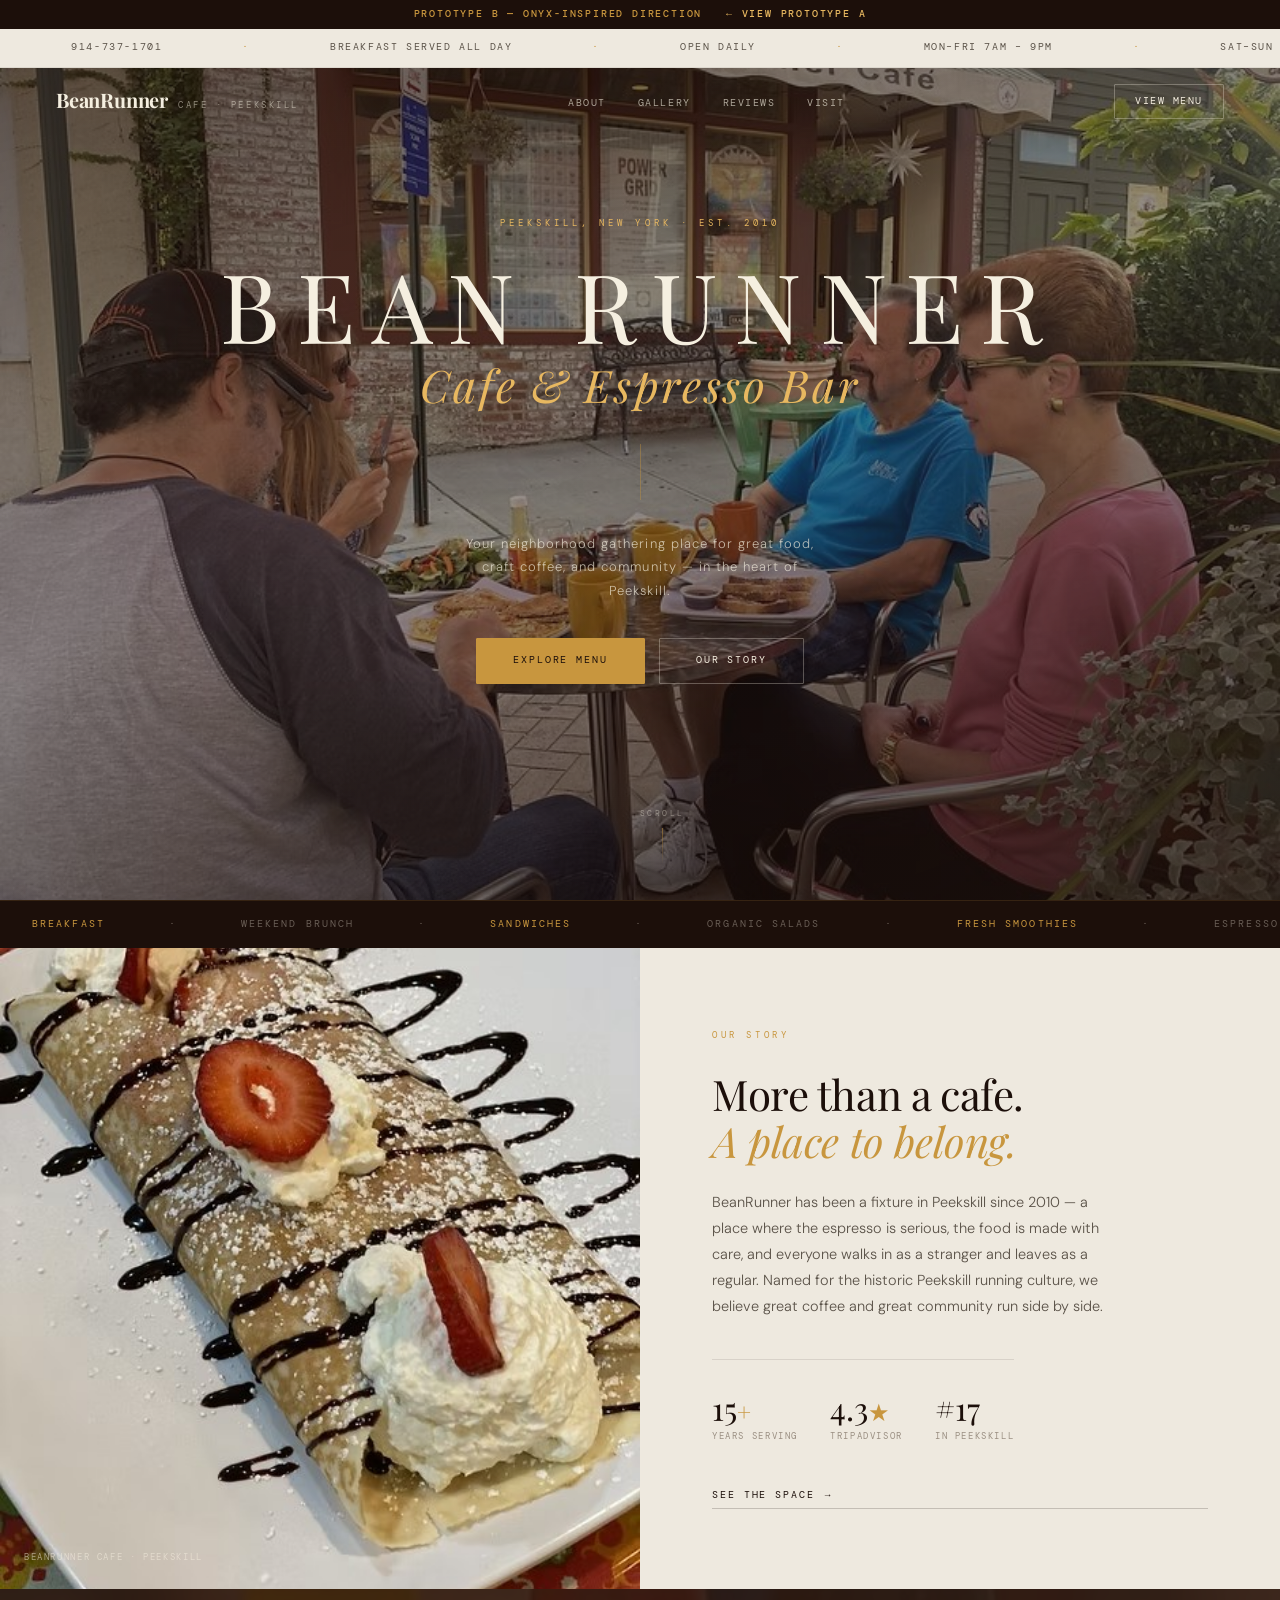
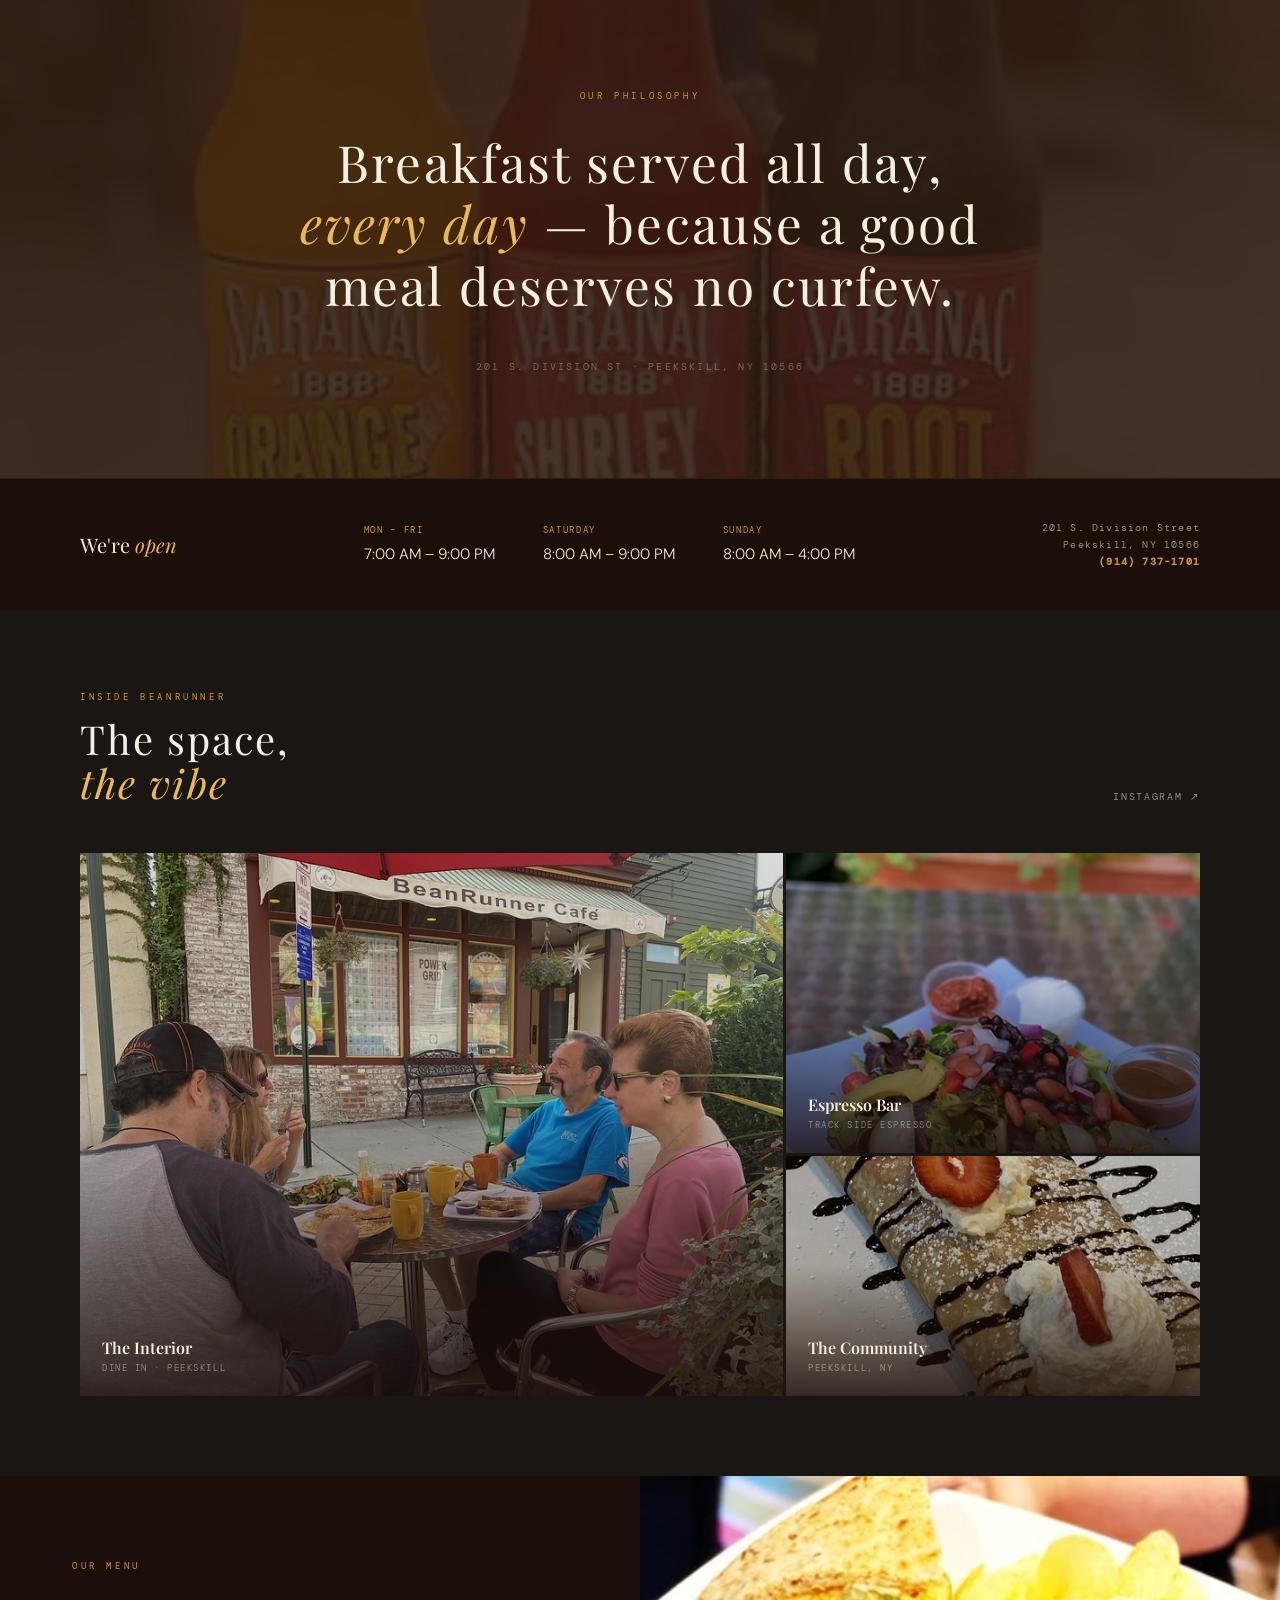
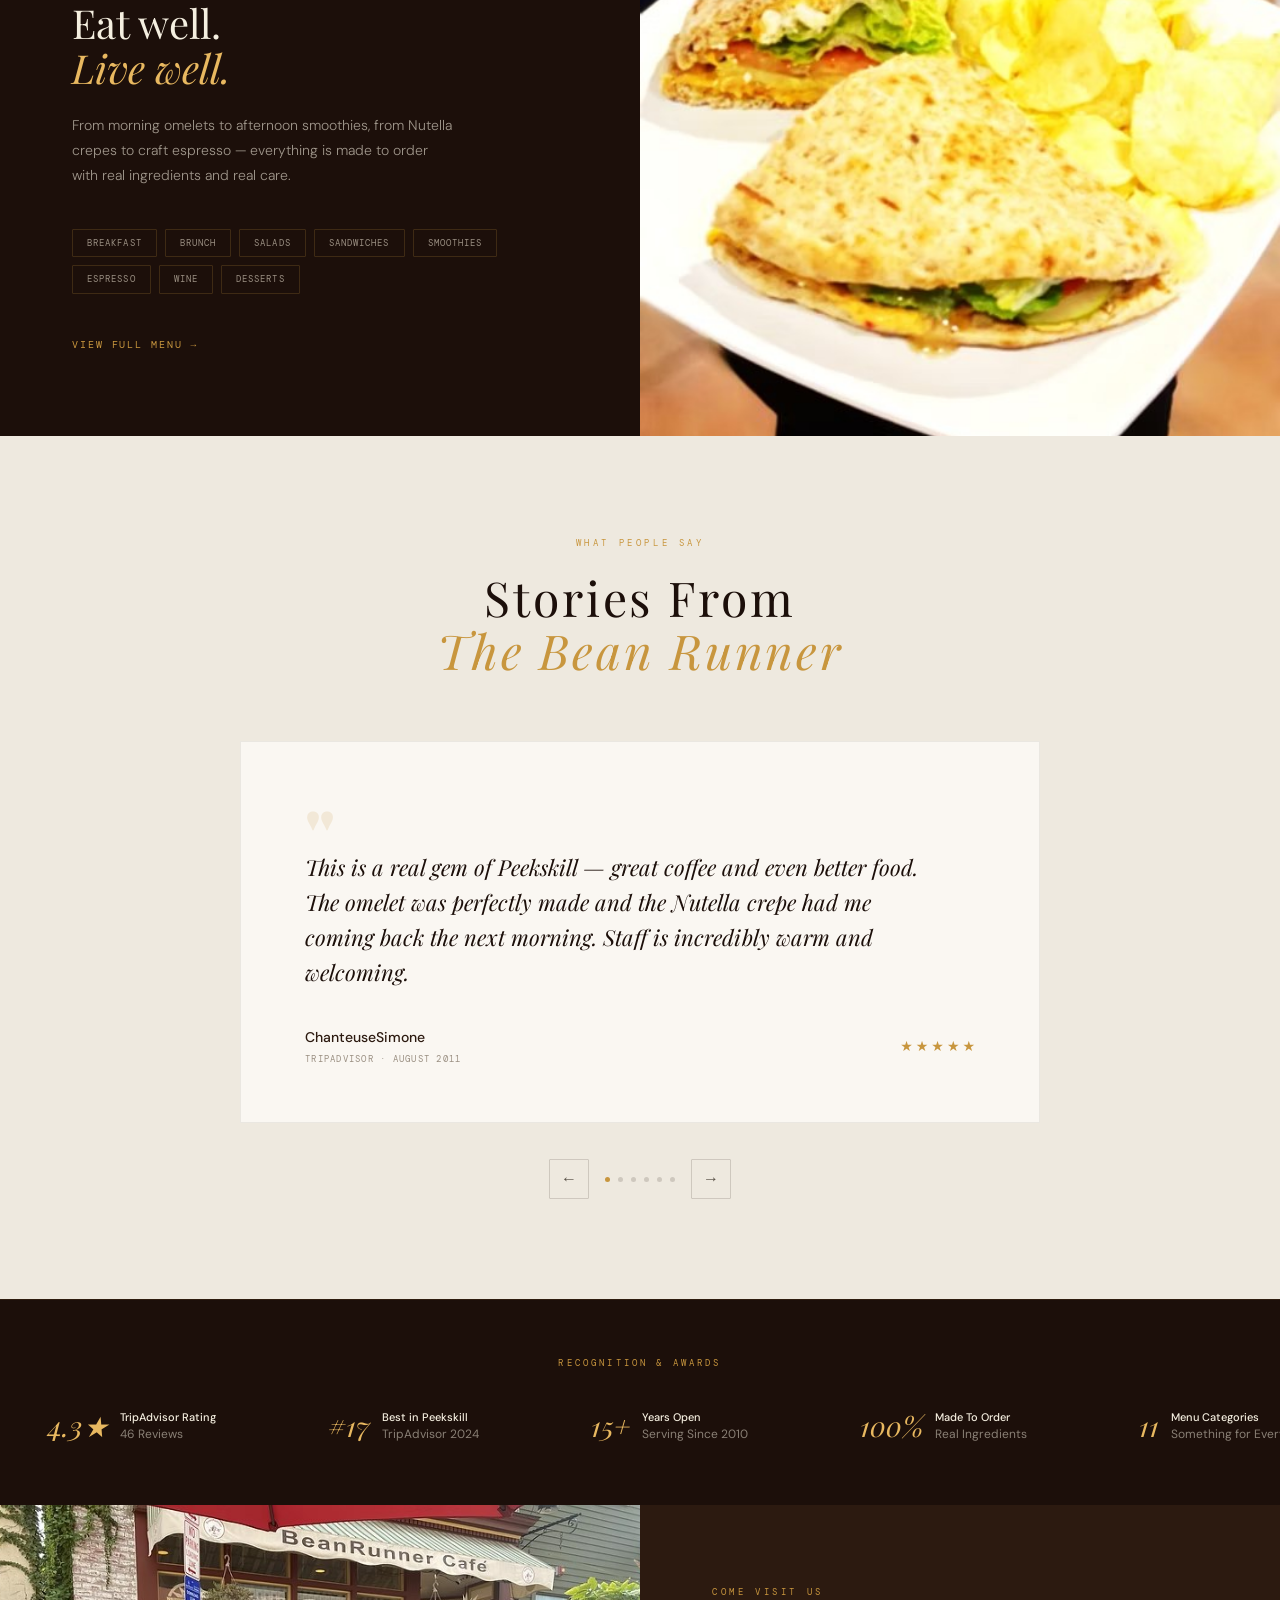
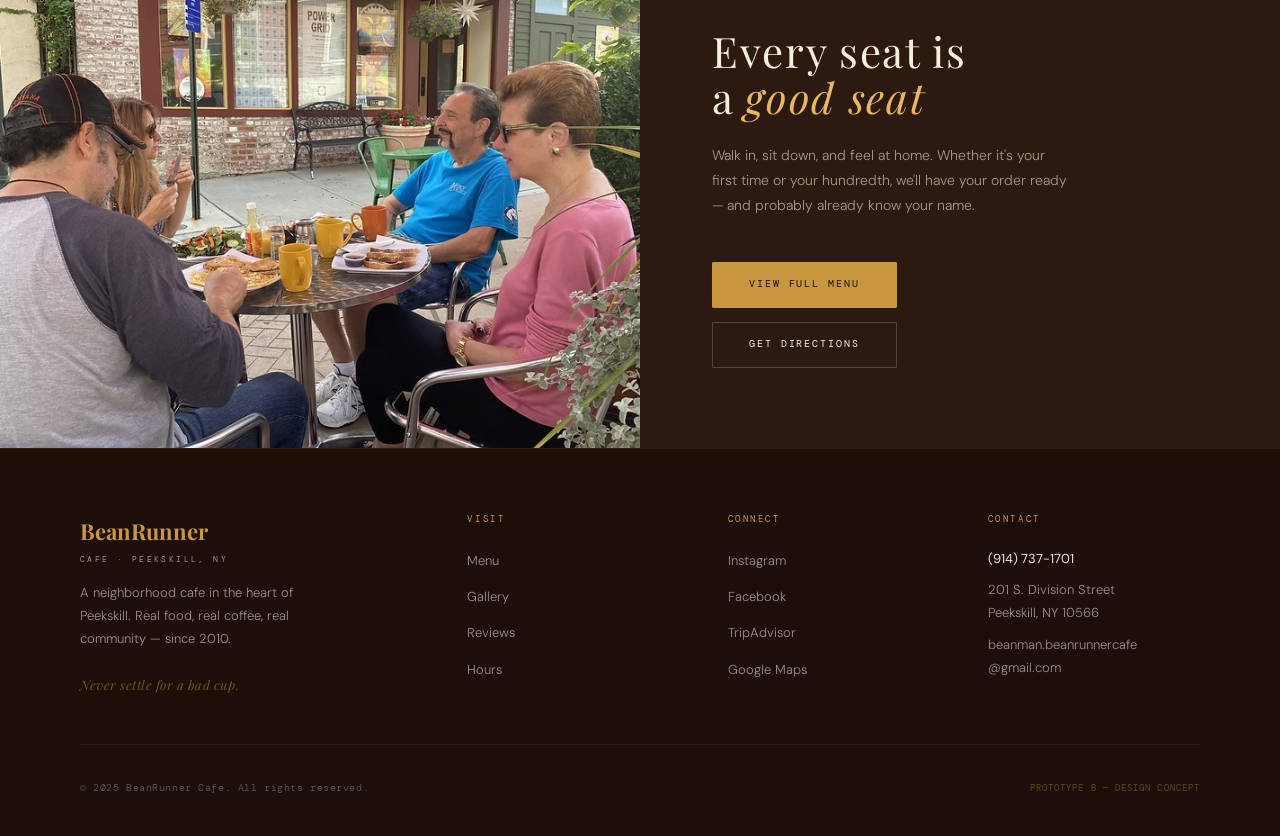
<file: BeanRunner_Prototype_B.html>
<!DOCTYPE html>
<html lang="en">
<head>
<meta charset="UTF-8">
<meta name="viewport" content="width=device-width, initial-scale=1.0">
<title>BeanRunner Cafe — Prototype B</title>
<link href="https://fonts.googleapis.com/css2?family=Playfair+Display:ital,wght@0,400;0,600;0,700;0,900;1,400;1,600&family=DM+Sans:ital,wght@0,300;0,400;0,500;1,300;1,400&family=DM+Mono:wght@400;500&display=swap" rel="stylesheet">
<style>
/* ─── TOKENS ──────────────────────────────────────────────── */
:root {
  --espresso:  #1C0F0A;
  --roast:     #2C1A10;
  --amber:     #C8963E;
  --gold:      #E8B860;
  --cream:     #F5EFE0;
  --parchment: #EDE5D0;
  --linen:     #EEE9DF; /* Onyx's warm off-white */
  --ash:       #5A5248;
  --smoke:     #9A8F82;
  --white:     #FAF7F2;
  --ink:       #1A1614;
  --serif:     'Playfair Display', Georgia, serif;
  --sans:      'DM Sans', system-ui, sans-serif;
  --mono:      'DM Mono', monospace;
}
*, *::before, *::after { box-sizing: border-box; margin: 0; padding: 0; }
html { scroll-behavior: smooth; }
body { background: var(--white); color: var(--ink); font-family: var(--sans); line-height: 1.65; overflow-x: hidden; }

/* ─── PROTO BANNER ─────────────────────────────────────────── */
.proto-banner {
  position: fixed; top: 0; left: 0; right: 0; z-index: 9999;
  background: var(--espresso); color: var(--amber);
  font-family: var(--mono); font-size: 10px; font-weight: 500;
  letter-spacing: .18em; text-align: center; padding: 6px 16px;
  text-transform: uppercase;
}
.proto-banner a { color: var(--gold); text-decoration: none; margin-left: 16px; }

/* ─── ANNOUNCEMENT BAR ─────────────────────────────────────── */
.announce-bar {
  position: fixed; top: 28px; left: 0; right: 0; z-index: 998;
  background: var(--linen); border-bottom: 1px solid rgba(28,15,10,.08);
  height: 40px; display: flex; align-items: center; justify-content: center; overflow: hidden;
}
.announce-ticker {
  display: flex; gap: 0; white-space: nowrap;
  animation: tickerScroll 28s linear infinite;
}
.announce-ticker span {
  font-family: var(--mono); font-size: 10px; letter-spacing: .16em; text-transform: uppercase;
  color: var(--ash); padding: 0 40px;
}
.announce-ticker .dot { color: var(--amber); }
@keyframes tickerScroll {
  0% { transform: translateX(0); }
  100% { transform: translateX(-50%); }
}

/* ─── NAV ──────────────────────────────────────────────────── */
nav {
  position: fixed; top: 68px; left: 0; right: 0; z-index: 900;
  display: flex; align-items: center; justify-content: space-between;
  padding: 0 56px; height: 68px;
  background: rgba(250,247,242,0); backdrop-filter: blur(0px);
  transition: background .4s, backdrop-filter .4s, border-color .4s;
  border-bottom: 1px solid transparent;
}
nav.scrolled {
  background: rgba(250,247,242,.96); backdrop-filter: blur(16px);
  border-bottom-color: rgba(28,15,10,.07);
}

.nav-logo {
  display: flex; align-items: baseline; gap: 10px; text-decoration: none;
}
.nav-logo-mark {
  font-family: var(--serif); font-size: 20px; font-weight: 700;
  color: var(--espresso); letter-spacing: -.01em; line-height: 1;
  transition: color .3s;
}
nav:not(.scrolled) .nav-logo-mark { color: var(--cream); }
.nav-logo-sub {
  font-family: var(--mono); font-size: 8.5px; letter-spacing: .3em;
  text-transform: uppercase; color: var(--smoke);
}
nav:not(.scrolled) .nav-logo-sub { color: rgba(245,239,224,.5); }

.nav-links { display: flex; gap: 32px; list-style: none; }
.nav-links a {
  font-family: var(--mono); font-size: 9.5px; letter-spacing: .16em; text-transform: uppercase;
  color: var(--ash); text-decoration: none; transition: color .2s;
}
nav:not(.scrolled) .nav-links a { color: rgba(245,239,224,.65); }
.nav-links a:hover { color: var(--amber); }
nav:not(.scrolled) .nav-links a:hover { color: var(--gold); }

.nav-cta {
  font-family: var(--mono); font-size: 9.5px; letter-spacing: .16em; text-transform: uppercase;
  color: var(--espresso); text-decoration: none;
  border: 1px solid rgba(28,15,10,.25); padding: 9px 20px; border-radius: 1px;
  transition: all .25s;
}
nav:not(.scrolled) .nav-cta {
  color: var(--cream); border-color: rgba(245,239,224,.3);
}
.nav-cta:hover { background: var(--amber); border-color: var(--amber); color: var(--espresso); }
nav:not(.scrolled) .nav-cta:hover { background: var(--gold); border-color: var(--gold); color: var(--espresso); }

/* ─── HERO ──────────────────────────────────────────────────── */
.hero {
  position: relative; height: 100vh; min-height: 600px;
  display: flex; flex-direction: column; align-items: center; justify-content: center;
  background: var(--espresso); overflow: hidden;
}
.hero-bg {
  position: absolute; inset: 0;
  background: url('assets/interior.jpg') center center / cover no-repeat;
  transform: scale(1.04);
  animation: heroZoom 14s ease-out forwards;
}
@keyframes heroZoom { to { transform: scale(1); } }
.hero-overlay {
  position: absolute; inset: 0;
  background: linear-gradient(160deg, rgba(28,15,10,.72) 0%, rgba(28,15,10,.45) 50%, rgba(28,15,10,.78) 100%);
}

.hero-content {
  position: relative; z-index: 2; text-align: center; max-width: 920px; padding: 0 40px;
}
.hero-eyebrow {
  font-family: var(--mono); font-size: 9px; letter-spacing: .45em; text-transform: uppercase;
  color: var(--gold); margin-bottom: 28px; display: block;
  opacity: 0; animation: fadeUp .8s .3s forwards;
}
.hero-title {
  font-family: var(--serif); font-size: clamp(42px, 7.5vw, 100px); font-weight: 400;
  color: var(--cream); line-height: .95; letter-spacing: .18em; text-transform: uppercase;
  margin-bottom: 8px;
  opacity: 0; animation: fadeUp .9s .55s forwards;
}
.hero-title-alt {
  font-family: var(--serif); font-size: clamp(22px, 3.5vw, 48px); font-weight: 400; font-style: italic;
  color: var(--gold); letter-spacing: .06em; line-height: 1.2;
  opacity: 0; animation: fadeUp .9s .8s forwards;
}
.hero-divider {
  width: 1px; height: 56px; background: rgba(200,150,62,.4); margin: 32px auto;
  opacity: 0; animation: fadeUp .7s 1s forwards;
}
.hero-sub {
  font-family: var(--sans); font-size: 13px; font-weight: 300; color: rgba(245,239,224,.7);
  letter-spacing: .08em; line-height: 1.8; max-width: 380px; margin: 0 auto 36px;
  opacity: 0; animation: fadeUp .8s 1.1s forwards;
}
.hero-ctas {
  display: flex; gap: 14px; justify-content: center; align-items: center;
  opacity: 0; animation: fadeUp .8s 1.3s forwards;
}
.hero-btn {
  font-family: var(--mono); font-size: 9.5px; letter-spacing: .2em; text-transform: uppercase;
  text-decoration: none; padding: 14px 36px; border-radius: 1px; transition: all .25s;
}
.hero-btn-primary { background: var(--amber); color: var(--espresso); border: 1px solid var(--amber); }
.hero-btn-primary:hover { background: var(--gold); border-color: var(--gold); }
.hero-btn-ghost { background: transparent; color: var(--cream); border: 1px solid rgba(245,239,224,.3); }
.hero-btn-ghost:hover { border-color: var(--cream); }

.hero-scroll {
  position: absolute; bottom: 36px; left: 50%; transform: translateX(-50%);
  z-index: 2; display: flex; flex-direction: column; align-items: center; gap: 8px;
  opacity: 0; animation: fadeUp .6s 1.8s forwards;
}
.hero-scroll-text {
  font-family: var(--mono); font-size: 8px; letter-spacing: .3em; text-transform: uppercase; color: rgba(245,239,224,.4);
}
.hero-scroll-line {
  width: 1px; height: 36px; background: linear-gradient(to bottom, rgba(200,150,62,.5), transparent);
  animation: scrollPulse 2s 2s ease-in-out infinite;
}
@keyframes scrollPulse {
  0%, 100% { opacity: .4; transform: scaleY(1); }
  50%       { opacity: 1; transform: scaleY(1.15); }
}

@keyframes fadeUp {
  from { opacity: 0; transform: translateY(22px); }
  to   { opacity: 1; transform: translateY(0); }
}

/* ─── MARQUEE STRIP ─────────────────────────────────────────── */
.marquee-strip {
  background: var(--espresso); height: 48px;
  display: flex; align-items: center; overflow: hidden; border-top: 1px solid rgba(200,150,62,.15);
}
.marquee-track {
  display: flex; white-space: nowrap; gap: 0;
  animation: marqueeFwd 22s linear infinite;
}
.marquee-strip:hover .marquee-track { animation-play-state: paused; }
.marquee-track span {
  font-family: var(--mono); font-size: 9.5px; letter-spacing: .22em; text-transform: uppercase;
  color: rgba(245,239,224,.35); padding: 0 32px;
}
.marquee-track .mk { color: var(--amber); }
@keyframes marqueeFwd {
  0% { transform: translateX(0); }
  100% { transform: translateX(-50%); }
}

/* ─── ABOUT (50/50 editorial) ──────────────────────────────── */
.about-editorial {
  display: grid; grid-template-columns: 1fr 1fr; min-height: 600px;
}
.about-img {
  position: relative; overflow: hidden;
  background: url('assets/cafe_people.jpg') center center / cover no-repeat;
  min-height: 500px;
}
.about-img-inner {
  position: absolute; inset: 0;
  background: url('assets/cafe_people.jpg') center center / cover no-repeat;
  transition: transform .8s ease;
}
.about-editorial:hover .about-img-inner { transform: scale(1.04); }
.about-img-caption {
  position: absolute; bottom: 24px; left: 24px;
  font-family: var(--mono); font-size: 9px; letter-spacing: .18em; text-transform: uppercase;
  color: rgba(245,239,224,.55); z-index: 2;
}

.about-text {
  background: var(--linen); display: flex; flex-direction: column;
  justify-content: center; padding: 80px 72px;
}
.about-eyebrow {
  font-family: var(--mono); font-size: 9px; letter-spacing: .4em; text-transform: uppercase;
  color: var(--amber); margin-bottom: 28px; display: block;
}
.about-heading {
  font-family: var(--serif); font-size: clamp(28px, 3.5vw, 42px); font-weight: 400;
  color: var(--espresso); line-height: 1.12; letter-spacing: -.01em; margin-bottom: 24px;
}
.about-heading em { font-style: italic; color: var(--amber); }
.about-body {
  font-size: 14.5px; color: var(--ash); line-height: 1.8; font-weight: 300;
  max-width: 400px; margin-bottom: 40px;
}
.about-stats {
  display: grid; grid-template-columns: repeat(3, auto); gap: 32px; margin-bottom: 44px;
  border-top: 1px solid rgba(28,15,10,.1); padding-top: 32px; width: fit-content;
}
.about-stat-num {
  font-family: var(--serif); font-size: 32px; font-weight: 400; color: var(--espresso); line-height: 1;
}
.about-stat-num em { font-style: normal; color: var(--amber); font-size: 24px; }
.about-stat-label {
  font-family: var(--mono); font-size: 9px; letter-spacing: .18em; text-transform: uppercase;
  color: var(--smoke); margin-top: 5px;
}
.about-link {
  font-family: var(--mono); font-size: 9.5px; letter-spacing: .2em; text-transform: uppercase;
  color: var(--espresso); text-decoration: none; display: inline-flex; align-items: center; gap: 10px;
  border-bottom: 1px solid rgba(28,15,10,.2); padding-bottom: 4px;
  transition: border-color .2s, color .2s;
}
.about-link:hover { color: var(--amber); border-color: var(--amber); }
.about-link::after { content: '→'; transition: transform .2s; }
.about-link:hover::after { transform: translateX(4px); }

/* ─── FEATURE BLOCK ─────────────────────────────────────────── */
.feature-block {
  background: var(--roast); padding: 100px 80px; text-align: center;
  position: relative; overflow: hidden;
}
.feature-block::before {
  content: '';
  position: absolute; inset: 0;
  background: url('assets/coffee.jpg') center center / cover no-repeat;
  opacity: .12;
}
.feature-block-inner { position: relative; z-index: 1; }
.feature-label {
  font-family: var(--mono); font-size: 9px; letter-spacing: .4em; text-transform: uppercase;
  color: var(--amber); margin-bottom: 28px; display: block;
}
.feature-quote {
  font-family: var(--serif); font-size: clamp(28px, 4vw, 52px); font-weight: 400;
  color: var(--cream); line-height: 1.2; letter-spacing: .04em; max-width: 780px; margin: 0 auto 36px;
}
.feature-quote em { color: var(--gold); font-style: italic; }
.feature-loc {
  font-family: var(--mono); font-size: 10px; letter-spacing: .22em; text-transform: uppercase;
  color: rgba(245,239,224,.35);
}

/* ─── HOURS STRIP ───────────────────────────────────────────── */
.hours-strip {
  background: var(--espresso); padding: 40px 80px;
  display: flex; align-items: center; justify-content: space-between; gap: 40px; flex-wrap: wrap;
  border-top: 1px solid rgba(200,150,62,.1);
}
.hours-strip-label {
  font-family: var(--serif); font-size: 20px; font-weight: 400; color: var(--cream);
  white-space: nowrap;
}
.hours-strip-label em { font-style: italic; color: var(--gold); }
.hours-cols { display: flex; gap: 48px; flex-wrap: wrap; }
.hours-col-days {
  font-family: var(--mono); font-size: 9px; letter-spacing: .18em; text-transform: uppercase;
  color: var(--amber); margin-bottom: 4px;
}
.hours-col-time {
  font-family: var(--sans); font-size: 15px; font-weight: 300; color: var(--cream);
}
.hours-address {
  font-family: var(--mono); font-size: 10px; letter-spacing: .12em;
  color: var(--smoke); line-height: 1.7; text-align: right;
}

/* ─── GALLERY (editorial asymmetric) ───────────────────────── */
.gallery-section { background: var(--ink); padding: 80px; }
.gallery-header {
  display: flex; align-items: flex-end; justify-content: space-between;
  margin-bottom: 48px;
}
.gallery-eyebrow {
  font-family: var(--mono); font-size: 9px; letter-spacing: .4em; text-transform: uppercase;
  color: var(--amber); margin-bottom: 12px; display: block;
}
.gallery-title {
  font-family: var(--serif); font-size: clamp(24px, 3.5vw, 40px); font-weight: 400;
  color: var(--cream); line-height: 1.1; letter-spacing: .05em;
}
.gallery-title em { font-style: italic; color: var(--gold); }
.gallery-link {
  font-family: var(--mono); font-size: 9.5px; letter-spacing: .18em; text-transform: uppercase;
  color: var(--smoke); text-decoration: none; transition: color .2s;
}
.gallery-link:hover { color: var(--amber); }

.gallery-grid {
  display: grid;
  grid-template-columns: 1.7fr 1fr;
  grid-template-rows: 300px 240px;
  gap: 3px;
}
.g-cell {
  overflow: hidden; position: relative; cursor: default;
  background: var(--roast);
}
.g-cell-bg {
  position: absolute; inset: 0;
  background-size: cover; background-position: center;
  transition: transform .7s ease, filter .5s;
  filter: brightness(.85);
}
.g-cell:hover .g-cell-bg { transform: scale(1.05); filter: brightness(1); }
.g-cell:nth-child(1) { grid-row: 1 / 3; }
.g-cell:nth-child(1) .g-cell-bg { background-image: url('assets/interior.jpg'); }
.g-cell:nth-child(2) .g-cell-bg { background-image: url('assets/cafe2.jpg'); }
.g-cell:nth-child(3) .g-cell-bg { background-image: url('assets/cafe_people.jpg'); }
.g-cell-overlay {
  position: absolute; inset: 0;
  background: linear-gradient(to top, rgba(28,15,10,.82) 0%, rgba(28,15,10,.05) 55%, transparent 100%);
}
.g-cell-meta {
  position: absolute; bottom: 20px; left: 22px; z-index: 2;
}
.g-cell-label {
  font-family: var(--serif); font-size: 16px; font-weight: 600; color: var(--cream); line-height: 1.3;
}
.g-cell-sub {
  font-family: var(--mono); font-size: 8.5px; letter-spacing: .18em; text-transform: uppercase;
  color: rgba(245,239,224,.45); margin-top: 3px;
}

/* ─── MENU EDITORIAL (50/50 reversed) ──────────────────────── */
.menu-editorial {
  display: grid; grid-template-columns: 1fr 1fr; min-height: 560px;
}
.menu-text {
  background: var(--espresso); display: flex; flex-direction: column;
  justify-content: center; padding: 80px 72px;
}
.menu-eyebrow {
  font-family: var(--mono); font-size: 9px; letter-spacing: .4em; text-transform: uppercase;
  color: var(--amber); margin-bottom: 28px; display: block;
}
.menu-heading {
  font-family: var(--serif); font-size: clamp(28px, 3.2vw, 40px); font-weight: 400;
  color: var(--cream); line-height: 1.12; margin-bottom: 22px;
}
.menu-heading em { font-style: italic; color: var(--gold); }
.menu-body { font-size: 14px; color: rgba(245,239,224,.6); line-height: 1.8; font-weight: 300; margin-bottom: 40px; max-width: 380px; }
.menu-cats {
  display: flex; flex-wrap: wrap; gap: 8px; margin-bottom: 44px;
}
.menu-cat {
  font-family: var(--mono); font-size: 9px; letter-spacing: .12em; text-transform: uppercase;
  color: var(--smoke); border: 1px solid rgba(200,150,62,.2); padding: 6px 14px; border-radius: 1px;
  transition: all .2s; cursor: default;
}
.menu-cat:hover { color: var(--amber); border-color: var(--amber); }
.menu-cta-link {
  font-family: var(--mono); font-size: 9.5px; letter-spacing: .2em; text-transform: uppercase;
  color: var(--amber); text-decoration: none; display: inline-flex; align-items: center; gap: 12px;
  transition: gap .2s;
}
.menu-cta-link:hover { gap: 18px; }
.menu-img {
  position: relative; overflow: hidden;
  background: url('assets/sandwich.jpg') center center / cover no-repeat; min-height: 500px;
}
.menu-img-inner {
  position: absolute; inset: 0;
  background: url('assets/sandwich.jpg') center center / cover no-repeat;
  transition: transform .8s ease;
}
.menu-editorial:hover .menu-img-inner { transform: scale(1.04); }

/* ─── REVIEWS ───────────────────────────────────────────────── */
.reviews-section { background: var(--linen); padding: 100px 80px; }
.reviews-header { text-align: center; margin-bottom: 64px; }
.reviews-eyebrow {
  font-family: var(--mono); font-size: 9px; letter-spacing: .4em; text-transform: uppercase;
  color: var(--amber); margin-bottom: 20px; display: block;
}
.reviews-title {
  font-family: var(--serif); font-size: clamp(28px, 4vw, 48px); font-weight: 400;
  color: var(--espresso); letter-spacing: .06em; line-height: 1.1;
}
.reviews-title em { font-style: italic; color: var(--amber); }

.reviews-stage { position: relative; overflow: hidden; }
.review-card {
  display: none; padding: 56px 64px; background: var(--white);
  border: 1px solid rgba(28,15,10,.07);
  max-width: 800px; margin: 0 auto;
}
.review-card.active { display: block; }

.review-quote-big {
  font-family: var(--serif); font-size: 72px; font-weight: 900; line-height: 1;
  color: rgba(200,150,62,.15); margin-bottom: -20px; display: block;
}
.review-text {
  font-family: var(--serif); font-size: clamp(17px, 2vw, 22px); font-weight: 400; font-style: italic;
  color: var(--espresso); line-height: 1.6; margin-bottom: 36px; max-width: 620px;
}
.review-footer { display: flex; align-items: center; justify-content: space-between; flex-wrap: wrap; gap: 12px; }
.review-meta-name {
  font-family: var(--sans); font-size: 14px; font-weight: 500; color: var(--roast);
}
.review-meta-detail {
  font-family: var(--mono); font-size: 9px; letter-spacing: .14em; text-transform: uppercase;
  color: var(--smoke); margin-top: 2px;
}
.review-stars { display: flex; gap: 3px; }
.review-star { color: var(--amber); font-size: 14px; }

.reviews-nav {
  display: flex; align-items: center; justify-content: center; gap: 16px; margin-top: 36px;
}
.rev-btn {
  background: none; border: 1px solid rgba(28,15,10,.15); width: 40px; height: 40px;
  display: flex; align-items: center; justify-content: center; cursor: pointer;
  font-size: 16px; color: var(--ash); transition: all .2s; border-radius: 1px;
}
.rev-btn:hover { border-color: var(--amber); color: var(--amber); }
.rev-dots { display: flex; gap: 8px; }
.rev-dot {
  width: 5px; height: 5px; border-radius: 50%; background: rgba(28,15,10,.15);
  border: none; cursor: pointer; padding: 0; transition: background .2s;
}
.rev-dot.active { background: var(--amber); }

/* ─── ACCOLADES TICKER ──────────────────────────────────────── */
.accolades-strip {
  background: var(--espresso); padding: 56px 0; overflow: hidden; border-top: 1px solid rgba(200,150,62,.1);
}
.accolades-label {
  font-family: var(--mono); font-size: 9px; letter-spacing: .35em; text-transform: uppercase;
  color: var(--amber); text-align: center; display: block; margin-bottom: 32px;
}
.accolades-ticker-wrap { overflow: hidden; }
.accolades-ticker {
  display: flex; gap: 0; white-space: nowrap;
  animation: marqueeFwd 32s linear infinite;
}
.accolades-ticker:hover { animation-play-state: paused; }
.accolade-item {
  display: inline-flex; align-items: center; gap: 12px; padding: 0 48px;
}
.accolade-num {
  font-family: var(--serif); font-size: 28px; font-weight: 400; font-style: italic; color: var(--gold);
}
.accolade-text { font-size: 12px; color: rgba(245,239,224,.5); line-height: 1.4; max-width: 140px; }
.accolade-text strong { color: var(--cream); display: block; font-size: 11px; font-weight: 500; }
.accolade-divider { width: 1px; height: 40px; background: rgba(200,150,62,.2); margin: 0 8px; }

/* ─── VISIT CTA ─────────────────────────────────────────────── */
.visit-cta {
  display: grid; grid-template-columns: 1fr 1fr; min-height: 500px;
}
.visit-img {
  position: relative; overflow: hidden;
  background: url('assets/interior.jpg') center center / cover no-repeat;
}
.visit-img-inner {
  position: absolute; inset: 0;
  background: url('assets/interior.jpg') center center / cover no-repeat;
  transition: transform .8s;
}
.visit-cta:hover .visit-img-inner { transform: scale(1.04); }
.visit-text {
  background: var(--roast); display: flex; flex-direction: column;
  justify-content: center; padding: 80px 72px;
}
.visit-eyebrow {
  font-family: var(--mono); font-size: 9px; letter-spacing: .4em; text-transform: uppercase;
  color: var(--amber); margin-bottom: 28px; display: block;
}
.visit-heading {
  font-family: var(--serif); font-size: clamp(26px, 3.5vw, 42px); font-weight: 400;
  color: var(--cream); line-height: 1.1; letter-spacing: .04em; margin-bottom: 22px;
}
.visit-heading em { font-style: italic; color: var(--gold); }
.visit-body { font-size: 14px; color: rgba(245,239,224,.6); line-height: 1.8; font-weight: 300; margin-bottom: 44px; max-width: 360px; }
.visit-btns { display: flex; flex-direction: column; gap: 14px; width: fit-content; }
.visit-btn {
  font-family: var(--mono); font-size: 9.5px; letter-spacing: .2em; text-transform: uppercase;
  text-decoration: none; padding: 14px 36px; border-radius: 1px; text-align: center;
  transition: all .25s; display: block;
}
.visit-btn-primary { background: var(--amber); color: var(--espresso); border: 1px solid var(--amber); }
.visit-btn-primary:hover { background: var(--gold); border-color: var(--gold); }
.visit-btn-ghost { background: transparent; color: var(--cream); border: 1px solid rgba(245,239,224,.2); }
.visit-btn-ghost:hover { border-color: var(--cream); }

/* ─── FOOTER ────────────────────────────────────────────────── */
footer {
  background: var(--espresso); padding: 64px 80px 40px;
  border-top: 1px solid rgba(200,150,62,.1);
}
.footer-top {
  display: grid; grid-template-columns: 1.6fr 1fr 1fr 1fr; gap: 48px;
  padding-bottom: 48px; border-bottom: 1px solid rgba(255,255,255,.06); margin-bottom: 36px;
}
.footer-brand-name {
  font-family: var(--serif); font-size: 22px; font-weight: 700; color: var(--amber); display: block; margin-bottom: 4px;
}
.footer-brand-sub {
  font-family: var(--mono); font-size: 8px; letter-spacing: .3em; text-transform: uppercase; color: var(--smoke); display: block; margin-bottom: 16px;
}
.footer-brand-desc { font-size: 13px; color: var(--smoke); line-height: 1.75; margin-bottom: 24px; max-width: 230px; font-weight: 300; }
.footer-brand-never {
  font-family: var(--serif); font-size: 13px; font-style: italic; color: rgba(200,150,62,.5);
  letter-spacing: .04em;
}
.footer-col-title {
  font-family: var(--mono); font-size: 8.5px; letter-spacing: .3em; text-transform: uppercase;
  color: var(--amber); margin-bottom: 20px; display: block;
}
.footer-links { list-style: none; }
.footer-links li { margin-bottom: 10px; }
.footer-links a {
  font-size: 13px; color: var(--smoke); text-decoration: none; font-weight: 300; transition: color .2s;
}
.footer-links a:hover { color: var(--cream); }
.footer-contact-line { font-size: 13px; color: var(--smoke); line-height: 1.8; font-weight: 300; }
.footer-contact-line strong { color: var(--parchment); font-weight: 400; }
.footer-bottom {
  display: flex; justify-content: space-between; align-items: center;
}
.footer-copy { font-family: var(--mono); font-size: 9.5px; color: var(--ash); letter-spacing: .06em; }
.footer-proto { font-family: var(--mono); font-size: 9px; letter-spacing: .12em; color: rgba(200,150,62,.4); text-transform: uppercase; }

/* ─── RESPONSIVE ─────────────────────────────────────────────── */
@media (max-width: 900px) {
  nav { padding: 0 24px; }
  .about-editorial, .menu-editorial, .visit-cta { grid-template-columns: 1fr; }
  .about-img, .menu-img, .visit-img { min-height: 320px; }
  .about-text, .menu-text, .visit-text { padding: 56px 32px; }
  .gallery-section, .reviews-section, .feature-block { padding: 60px 24px; }
  .hours-strip { padding: 36px 24px; flex-direction: column; align-items: flex-start; }
  .hours-address { text-align: left; }
  .footer-top { grid-template-columns: 1fr 1fr; gap: 32px; }
  footer { padding: 48px 24px 32px; }
  .menu-editorial { grid-template-columns: 1fr; }
  .menu-img { order: -1; }
  .gallery-grid { grid-template-columns: 1fr; grid-template-rows: 300px 200px 200px; }
  .g-cell:nth-child(1) { grid-row: 1; }
}
</style>
</head>
<body>

<!-- PROTO BANNER -->
<div class="proto-banner">
  Prototype B — Onyx-Inspired Direction
  <a href="BeanRunner_Prototype.html">← View Prototype A</a>
</div>

<!-- ANNOUNCEMENT BAR -->
<div class="announce-bar">
  <div class="announce-ticker">
    <span>Open Daily</span><span class="dot">·</span>
    <span>Mon–Fri 7AM – 9PM</span><span class="dot">·</span>
    <span>Sat–Sun 8AM – 9PM</span><span class="dot">·</span>
    <span>201 S. Division St, Peekskill NY</span><span class="dot">·</span>
    <span>914-737-1701</span><span class="dot">·</span>
    <span>Breakfast Served All Day</span><span class="dot">·</span>
    <!-- duplicate for seamless loop -->
    <span>Open Daily</span><span class="dot">·</span>
    <span>Mon–Fri 7AM – 9PM</span><span class="dot">·</span>
    <span>Sat–Sun 8AM – 9PM</span><span class="dot">·</span>
    <span>201 S. Division St, Peekskill NY</span><span class="dot">·</span>
    <span>914-737-1701</span><span class="dot">·</span>
    <span>Breakfast Served All Day</span><span class="dot">·</span>
  </div>
</div>

<!-- NAV -->
<nav id="site-nav">
  <a href="#" class="nav-logo">
    <span class="nav-logo-mark">BeanRunner</span>
    <span class="nav-logo-sub">Cafe · Peekskill</span>
  </a>
  <ul class="nav-links">
    <li><a href="#about">About</a></li>
    <li><a href="#gallery">Gallery</a></li>
    <li><a href="#reviews">Reviews</a></li>
    <li><a href="#visit">Visit</a></li>
  </ul>
  <a href="BeanRunner_Menu.html" target="_blank" class="nav-cta">View Menu</a>
</nav>

<!-- HERO -->
<section class="hero">
  <div class="hero-bg"></div>
  <div class="hero-overlay"></div>
  <div class="hero-content">
    <span class="hero-eyebrow">Peekskill, New York · Est. 2010</span>
    <h1 class="hero-title">Bean Runner</h1>
    <div class="hero-title-alt">Cafe &amp; Espresso Bar</div>
    <div class="hero-divider"></div>
    <p class="hero-sub">Your neighborhood gathering place for great food, craft coffee, and community — in the heart of Peekskill.</p>
    <div class="hero-ctas">
      <a href="BeanRunner_Menu.html" target="_blank" class="hero-btn hero-btn-primary">Explore Menu</a>
      <a href="#about" class="hero-btn hero-btn-ghost">Our Story</a>
    </div>
  </div>
  <div class="hero-scroll">
    <span class="hero-scroll-text">Scroll</span>
    <div class="hero-scroll-line"></div>
  </div>
</section>

<!-- MARQUEE -->
<div class="marquee-strip">
  <div class="marquee-track">
    <span class="mk">Breakfast</span><span>·</span>
    <span>Weekend Brunch</span><span>·</span>
    <span class="mk">Sandwiches</span><span>·</span>
    <span>Organic Salads</span><span>·</span>
    <span class="mk">Fresh Smoothies</span><span>·</span>
    <span>Espresso Bar</span><span>·</span>
    <span class="mk">Wine &amp; Beer</span><span>·</span>
    <span>Desserts</span><span>·</span>
    <span class="mk">Kids Menu</span><span>·</span>
    <span>Gluten-Free Options</span><span>·</span>
    <!-- dupe -->
    <span class="mk">Breakfast</span><span>·</span>
    <span>Weekend Brunch</span><span>·</span>
    <span class="mk">Sandwiches</span><span>·</span>
    <span>Organic Salads</span><span>·</span>
    <span class="mk">Fresh Smoothies</span><span>·</span>
    <span>Espresso Bar</span><span>·</span>
    <span class="mk">Wine &amp; Beer</span><span>·</span>
    <span>Desserts</span><span>·</span>
    <span class="mk">Kids Menu</span><span>·</span>
    <span>Gluten-Free Options</span><span>·</span>
  </div>
</div>

<!-- ABOUT EDITORIAL -->
<section class="about-editorial" id="about">
  <div class="about-img">
    <div class="about-img-inner"></div>
    <div class="about-img-caption">BeanRunner Cafe · Peekskill</div>
  </div>
  <div class="about-text">
    <span class="about-eyebrow">Our Story</span>
    <h2 class="about-heading">More than a cafe.<br><em>A place to belong.</em></h2>
    <p class="about-body">
      BeanRunner has been a fixture in Peekskill since 2010 — a place where the espresso is serious, the food is made with care, and everyone walks in as a stranger and leaves as a regular. Named for the historic Peekskill running culture, we believe great coffee and great community run side by side.
    </p>
    <div class="about-stats">
      <div>
        <div class="about-stat-num">15<em>+</em></div>
        <div class="about-stat-label">Years Serving</div>
      </div>
      <div>
        <div class="about-stat-num">4.3<em>★</em></div>
        <div class="about-stat-label">TripAdvisor</div>
      </div>
      <div>
        <div class="about-stat-num">#17</div>
        <div class="about-stat-label">in Peekskill</div>
      </div>
    </div>
    <a href="#gallery" class="about-link">See the space</a>
  </div>
</section>

<!-- FEATURE BLOCK -->
<div class="feature-block">
  <div class="feature-block-inner">
    <span class="feature-label">Our Philosophy</span>
    <p class="feature-quote">Breakfast served all day,<br><em>every day</em> — because a good meal deserves no curfew.</p>
    <span class="feature-loc">201 S. Division St · Peekskill, NY 10566</span>
  </div>
</div>

<!-- HOURS -->
<div class="hours-strip">
  <div class="hours-strip-label">We're <em>open</em></div>
  <div class="hours-cols">
    <div>
      <div class="hours-col-days">Mon – Fri</div>
      <div class="hours-col-time">7:00 AM – 9:00 PM</div>
    </div>
    <div>
      <div class="hours-col-days">Saturday</div>
      <div class="hours-col-time">8:00 AM – 9:00 PM</div>
    </div>
    <div>
      <div class="hours-col-days">Sunday</div>
      <div class="hours-col-time">8:00 AM – 4:00 PM</div>
    </div>
  </div>
  <div class="hours-address">
    201 S. Division Street<br>
    Peekskill, NY 10566<br>
    <strong style="color:var(--amber)">(914) 737-1701</strong>
  </div>
</div>

<!-- GALLERY -->
<section class="gallery-section" id="gallery">
  <div class="gallery-header">
    <div>
      <span class="gallery-eyebrow">Inside BeanRunner</span>
      <h2 class="gallery-title">The space,<br><em>the vibe</em></h2>
    </div>
    <a href="#" class="gallery-link">Instagram ↗</a>
  </div>
  <div class="gallery-grid">
    <div class="g-cell">
      <div class="g-cell-bg" style="background-image:url('assets/interior.jpg')"></div>
      <div class="g-cell-overlay"></div>
      <div class="g-cell-meta">
        <div class="g-cell-label">The Interior</div>
        <div class="g-cell-sub">Dine In · Peekskill</div>
      </div>
    </div>
    <div class="g-cell">
      <div class="g-cell-bg" style="background-image:url('assets/cafe2.jpg')"></div>
      <div class="g-cell-overlay"></div>
      <div class="g-cell-meta">
        <div class="g-cell-label">Espresso Bar</div>
        <div class="g-cell-sub">Track Side Espresso</div>
      </div>
    </div>
    <div class="g-cell">
      <div class="g-cell-bg" style="background-image:url('assets/cafe_people.jpg')"></div>
      <div class="g-cell-overlay"></div>
      <div class="g-cell-meta">
        <div class="g-cell-label">The Community</div>
        <div class="g-cell-sub">Peekskill, NY</div>
      </div>
    </div>
  </div>
</section>

<!-- MENU EDITORIAL -->
<section class="menu-editorial">
  <div class="menu-text">
    <span class="menu-eyebrow">Our Menu</span>
    <h2 class="menu-heading">Eat well.<br><em>Live well.</em></h2>
    <p class="menu-body">
      From morning omelets to afternoon smoothies, from Nutella crepes to craft espresso — everything is made to order with real ingredients and real care.
    </p>
    <div class="menu-cats">
      <span class="menu-cat">Breakfast</span>
      <span class="menu-cat">Brunch</span>
      <span class="menu-cat">Salads</span>
      <span class="menu-cat">Sandwiches</span>
      <span class="menu-cat">Smoothies</span>
      <span class="menu-cat">Espresso</span>
      <span class="menu-cat">Wine</span>
      <span class="menu-cat">Desserts</span>
    </div>
    <a href="BeanRunner_Menu.html" target="_blank" class="menu-cta-link">View Full Menu →</a>
  </div>
  <div class="menu-img">
    <div class="menu-img-inner"></div>
  </div>
</section>

<!-- REVIEWS -->
<section class="reviews-section" id="reviews">
  <div class="reviews-header">
    <span class="reviews-eyebrow">What People Say</span>
    <h2 class="reviews-title">Stories From<br><em>The Bean Runner</em></h2>
  </div>
  <div class="reviews-stage">

    <div class="review-card active">
      <span class="review-quote-big">"</span>
      <p class="review-text">This is a real gem of Peekskill — great coffee and even better food. The omelet was perfectly made and the Nutella crepe had me coming back the next morning. Staff is incredibly warm and welcoming.</p>
      <div class="review-footer">
        <div>
          <div class="review-meta-name">ChanteuseSimone</div>
          <div class="review-meta-detail">TripAdvisor · August 2011</div>
        </div>
        <div class="review-stars">
          <span class="review-star">★</span><span class="review-star">★</span><span class="review-star">★</span><span class="review-star">★</span><span class="review-star">★</span>
        </div>
      </div>
    </div>

    <div class="review-card">
      <span class="review-quote-big">"</span>
      <p class="review-text">Love this place! Best breakfast spot in Peekskill by far. The Belgian waffles are incredible and the coffee is always on point. Been coming here for years and it never disappoints.</p>
      <div class="review-footer">
        <div>
          <div class="review-meta-name">Larry K.</div>
          <div class="review-meta-detail">TripAdvisor · March 2017</div>
        </div>
        <div class="review-stars">
          <span class="review-star">★</span><span class="review-star">★</span><span class="review-star">★</span><span class="review-star">★</span><span class="review-star">★</span>
        </div>
      </div>
    </div>

    <div class="review-card">
      <span class="review-quote-big">"</span>
      <p class="review-text">We came for brunch and ended up staying two hours. The vibe is unmatched — it feels like someone's living room, but with really good food and a proper espresso bar. Will absolutely be back.</p>
      <div class="review-footer">
        <div>
          <div class="review-meta-name">Bonnie M.</div>
          <div class="review-meta-detail">TripAdvisor · August 2024</div>
        </div>
        <div class="review-stars">
          <span class="review-star">★</span><span class="review-star">★</span><span class="review-star">★</span><span class="review-star">★</span><span class="review-star">★</span>
        </div>
      </div>
    </div>

    <div class="review-card">
      <span class="review-quote-big">"</span>
      <p class="review-text">My go-to spot whenever I'm in Peekskill. The Chicken &amp; Waffle is the best thing I've eaten this year, and the staff remembered my order by my third visit. That's what community feels like.</p>
      <div class="review-footer">
        <div>
          <div class="review-meta-name">Antonia S.</div>
          <div class="review-meta-detail">TripAdvisor · April 2018</div>
        </div>
        <div class="review-stars">
          <span class="review-star">★</span><span class="review-star">★</span><span class="review-star">★</span><span class="review-star">★</span><span class="review-star">★</span>
        </div>
      </div>
    </div>

    <div class="review-card">
      <span class="review-quote-big">"</span>
      <p class="review-text">Stopped in on a road trip and this place completely blew my expectations. Excellent smoothies, great sandwiches, and one of the best lattes I've had outside of NYC. Hidden treasure.</p>
      <div class="review-footer">
        <div>
          <div class="review-meta-name">FredLawrence_NC</div>
          <div class="review-meta-detail">TripAdvisor · October 2017</div>
        </div>
        <div class="review-stars">
          <span class="review-star">★</span><span class="review-star">★</span><span class="review-star">★</span><span class="review-star">★</span><span class="review-star">★</span>
        </div>
      </div>
    </div>

    <div class="review-card">
      <span class="review-quote-big">"</span>
      <p class="review-text">Worth every minute of the drive up from the city. The brunch combo is a complete steal, the space has this beautiful neighborhood energy, and the cappuccino is seriously world-class. Became my favorite instantly.</p>
      <div class="review-footer">
        <div>
          <div class="review-meta-name">Jennella Y.</div>
          <div class="review-meta-detail">TripAdvisor · September 2020</div>
        </div>
        <div class="review-stars">
          <span class="review-star">★</span><span class="review-star">★</span><span class="review-star">★</span><span class="review-star">★</span><span class="review-star">★</span>
        </div>
      </div>
    </div>

  </div>
  <div class="reviews-nav">
    <button class="rev-btn" onclick="revPrev()">&#8592;</button>
    <div class="rev-dots">
      <button class="rev-dot active" onclick="revGo(0)"></button>
      <button class="rev-dot" onclick="revGo(1)"></button>
      <button class="rev-dot" onclick="revGo(2)"></button>
      <button class="rev-dot" onclick="revGo(3)"></button>
      <button class="rev-dot" onclick="revGo(4)"></button>
      <button class="rev-dot" onclick="revGo(5)"></button>
    </div>
    <button class="rev-btn" onclick="revNext()">&#8594;</button>
  </div>
</section>

<!-- ACCOLADES TICKER -->
<div class="accolades-strip">
  <span class="accolades-label">Recognition &amp; Awards</span>
  <div class="accolades-ticker-wrap">
    <div class="accolades-ticker">
      <div class="accolade-item">
        <span class="accolade-num">4.3★</span>
        <div class="accolade-text"><strong>TripAdvisor Rating</strong>46 Reviews</div>
      </div>
      <div class="accolade-divider"></div>
      <div class="accolade-item">
        <span class="accolade-num">#17</span>
        <div class="accolade-text"><strong>Best in Peekskill</strong>TripAdvisor 2024</div>
      </div>
      <div class="accolade-divider"></div>
      <div class="accolade-item">
        <span class="accolade-num">15+</span>
        <div class="accolade-text"><strong>Years Open</strong>Serving Since 2010</div>
      </div>
      <div class="accolade-divider"></div>
      <div class="accolade-item">
        <span class="accolade-num">100%</span>
        <div class="accolade-text"><strong>Made To Order</strong>Real Ingredients</div>
      </div>
      <div class="accolade-divider"></div>
      <div class="accolade-item">
        <span class="accolade-num">11</span>
        <div class="accolade-text"><strong>Menu Categories</strong>Something for Everyone</div>
      </div>
      <div class="accolade-divider"></div>
      <!-- dupe -->
      <div class="accolade-item">
        <span class="accolade-num">4.3★</span>
        <div class="accolade-text"><strong>TripAdvisor Rating</strong>46 Reviews</div>
      </div>
      <div class="accolade-divider"></div>
      <div class="accolade-item">
        <span class="accolade-num">#17</span>
        <div class="accolade-text"><strong>Best in Peekskill</strong>TripAdvisor 2024</div>
      </div>
      <div class="accolade-divider"></div>
      <div class="accolade-item">
        <span class="accolade-num">15+</span>
        <div class="accolade-text"><strong>Years Open</strong>Serving Since 2010</div>
      </div>
      <div class="accolade-divider"></div>
      <div class="accolade-item">
        <span class="accolade-num">100%</span>
        <div class="accolade-text"><strong>Made To Order</strong>Real Ingredients</div>
      </div>
      <div class="accolade-divider"></div>
      <div class="accolade-item">
        <span class="accolade-num">11</span>
        <div class="accolade-text"><strong>Menu Categories</strong>Something for Everyone</div>
      </div>
      <div class="accolade-divider"></div>
    </div>
  </div>
</div>

<!-- VISIT CTA -->
<section class="visit-cta" id="visit">
  <div class="visit-img">
    <div class="visit-img-inner"></div>
  </div>
  <div class="visit-text">
    <span class="visit-eyebrow">Come Visit Us</span>
    <h2 class="visit-heading">Every seat is<br>a <em>good seat</em></h2>
    <p class="visit-body">Walk in, sit down, and feel at home. Whether it's your first time or your hundredth, we'll have your order ready — and probably already know your name.</p>
    <div class="visit-btns">
      <a href="BeanRunner_Menu.html" target="_blank" class="visit-btn visit-btn-primary">View Full Menu</a>
      <a href="https://maps.google.com/?q=201+S+Division+St+Peekskill+NY" target="_blank" class="visit-btn visit-btn-ghost">Get Directions</a>
    </div>
  </div>
</section>

<!-- FOOTER -->
<footer>
  <div class="footer-top">
    <div>
      <span class="footer-brand-name">BeanRunner</span>
      <span class="footer-brand-sub">Cafe · Peekskill, NY</span>
      <p class="footer-brand-desc">A neighborhood cafe in the heart of Peekskill. Real food, real coffee, real community — since 2010.</p>
      <div class="footer-brand-never">Never settle for a bad cup.</div>
    </div>
    <div>
      <span class="footer-col-title">Visit</span>
      <ul class="footer-links">
        <li><a href="#">Menu</a></li>
        <li><a href="#">Gallery</a></li>
        <li><a href="#">Reviews</a></li>
        <li><a href="#">Hours</a></li>
      </ul>
    </div>
    <div>
      <span class="footer-col-title">Connect</span>
      <ul class="footer-links">
        <li><a href="#">Instagram</a></li>
        <li><a href="#">Facebook</a></li>
        <li><a href="#">TripAdvisor</a></li>
        <li><a href="#">Google Maps</a></li>
      </ul>
    </div>
    <div>
      <span class="footer-col-title">Contact</span>
      <div class="footer-contact-line"><strong>(914) 737-1701</strong></div>
      <div class="footer-contact-line" style="margin-top:8px">201 S. Division Street<br>Peekskill, NY 10566</div>
      <div class="footer-contact-line" style="margin-top:8px">beanman.beanrunnercafe<br>@gmail.com</div>
    </div>
  </div>
  <div class="footer-bottom">
    <span class="footer-copy">© 2025 BeanRunner Cafe. All rights reserved.</span>
    <span class="footer-proto">Prototype B — Design Concept</span>
  </div>
</footer>

<script>
/* ── NAV SCROLL ─────────────────────────────────────────── */
(function() {
  var nav = document.getElementById('site-nav');
  window.addEventListener('scroll', function() {
    nav.classList.toggle('scrolled', window.scrollY > 60);
  }, { passive: true });
})();

/* ── REVIEWS CAROUSEL ────────────────────────────────────── */
(function() {
  var cur = 0;
  var cards, dots, timer;
  function init() {
    cards = document.querySelectorAll('.review-card');
    dots  = document.querySelectorAll('.rev-dot');
    if (!cards.length) return;
    timer = setInterval(function() { go(cur + 1); }, 6000);
  }
  function go(idx) {
    cards[cur].classList.remove('active');
    dots[cur].classList.remove('active');
    cur = (idx + cards.length) % cards.length;
    cards[cur].classList.add('active');
    dots[cur].classList.add('active');
  }
  window.revGo   = function(i) { clearInterval(timer); go(i); timer = setInterval(function(){ go(cur+1); }, 6000); };
  window.revNext = function()  { revGo(cur + 1); };
  window.revPrev = function()  { revGo(cur - 1); };
  document.addEventListener('DOMContentLoaded', init);
})();
</script>
</body>
</html>
</file>
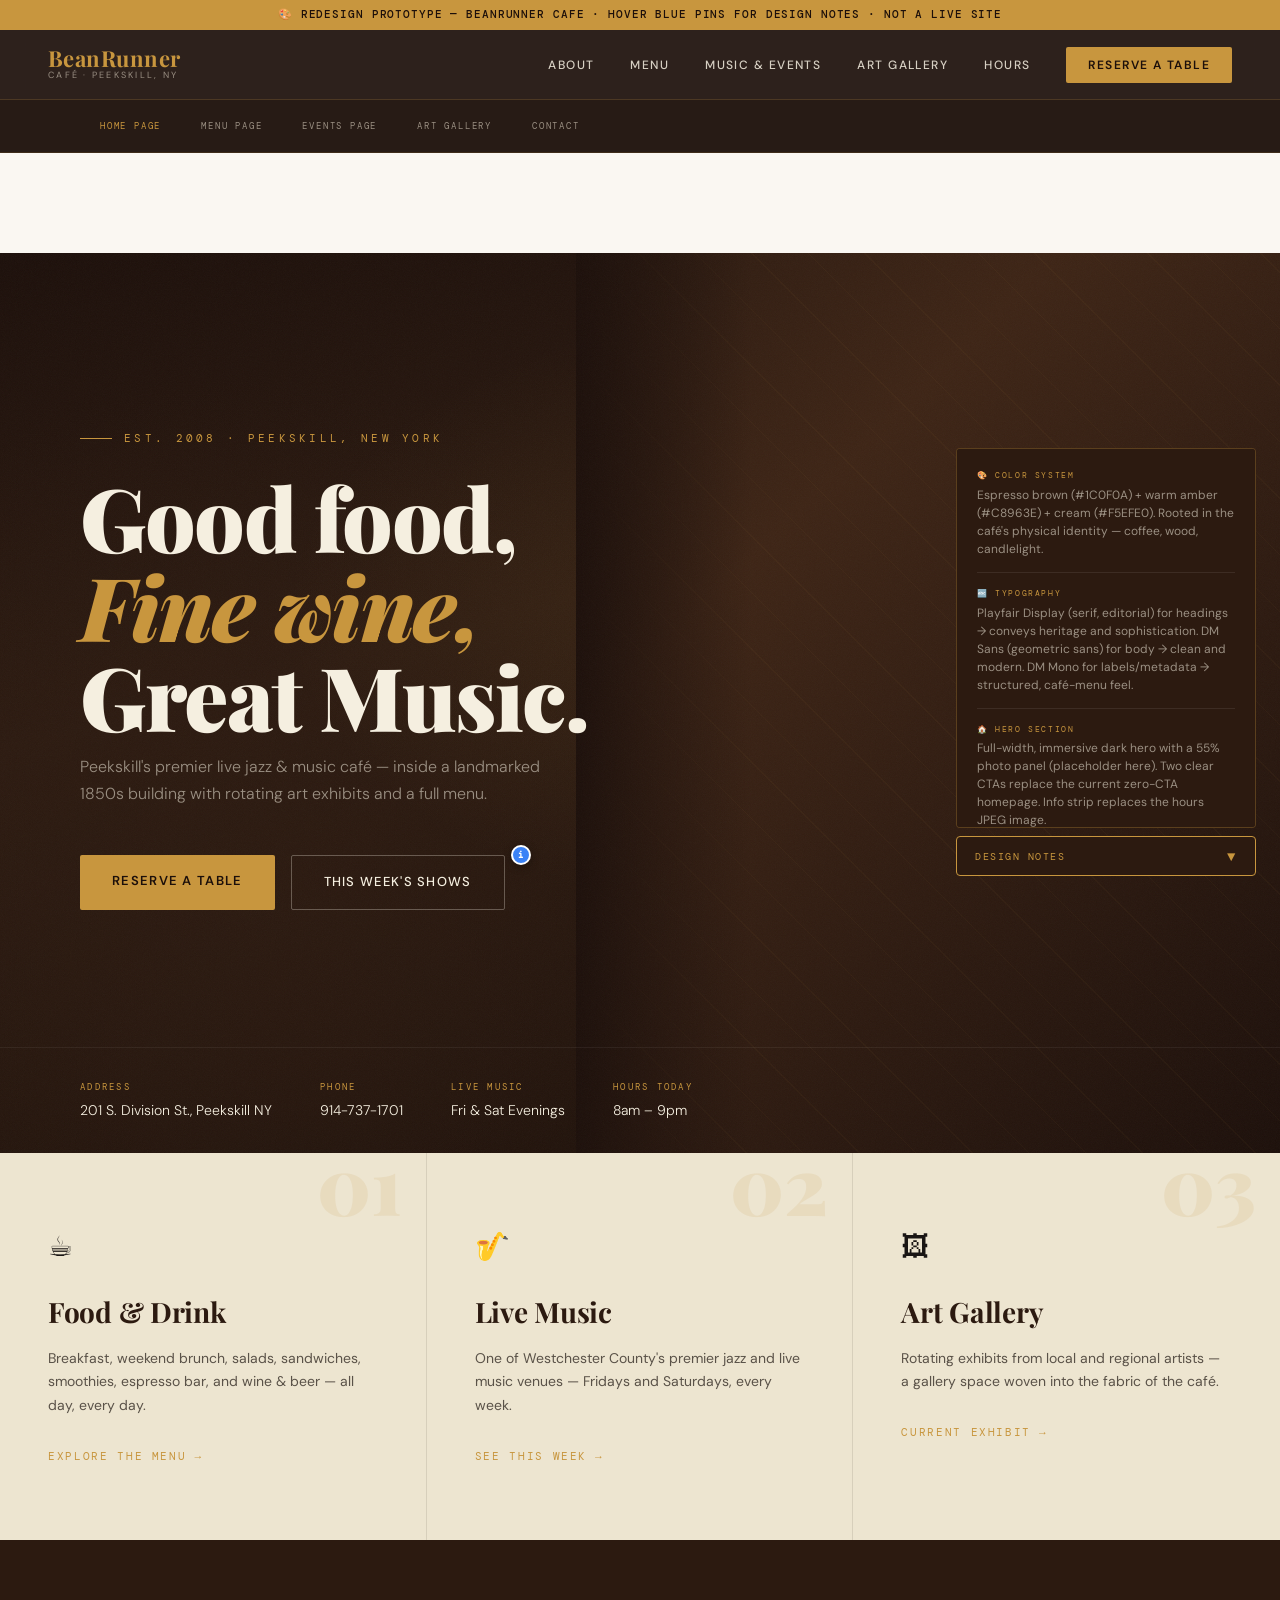
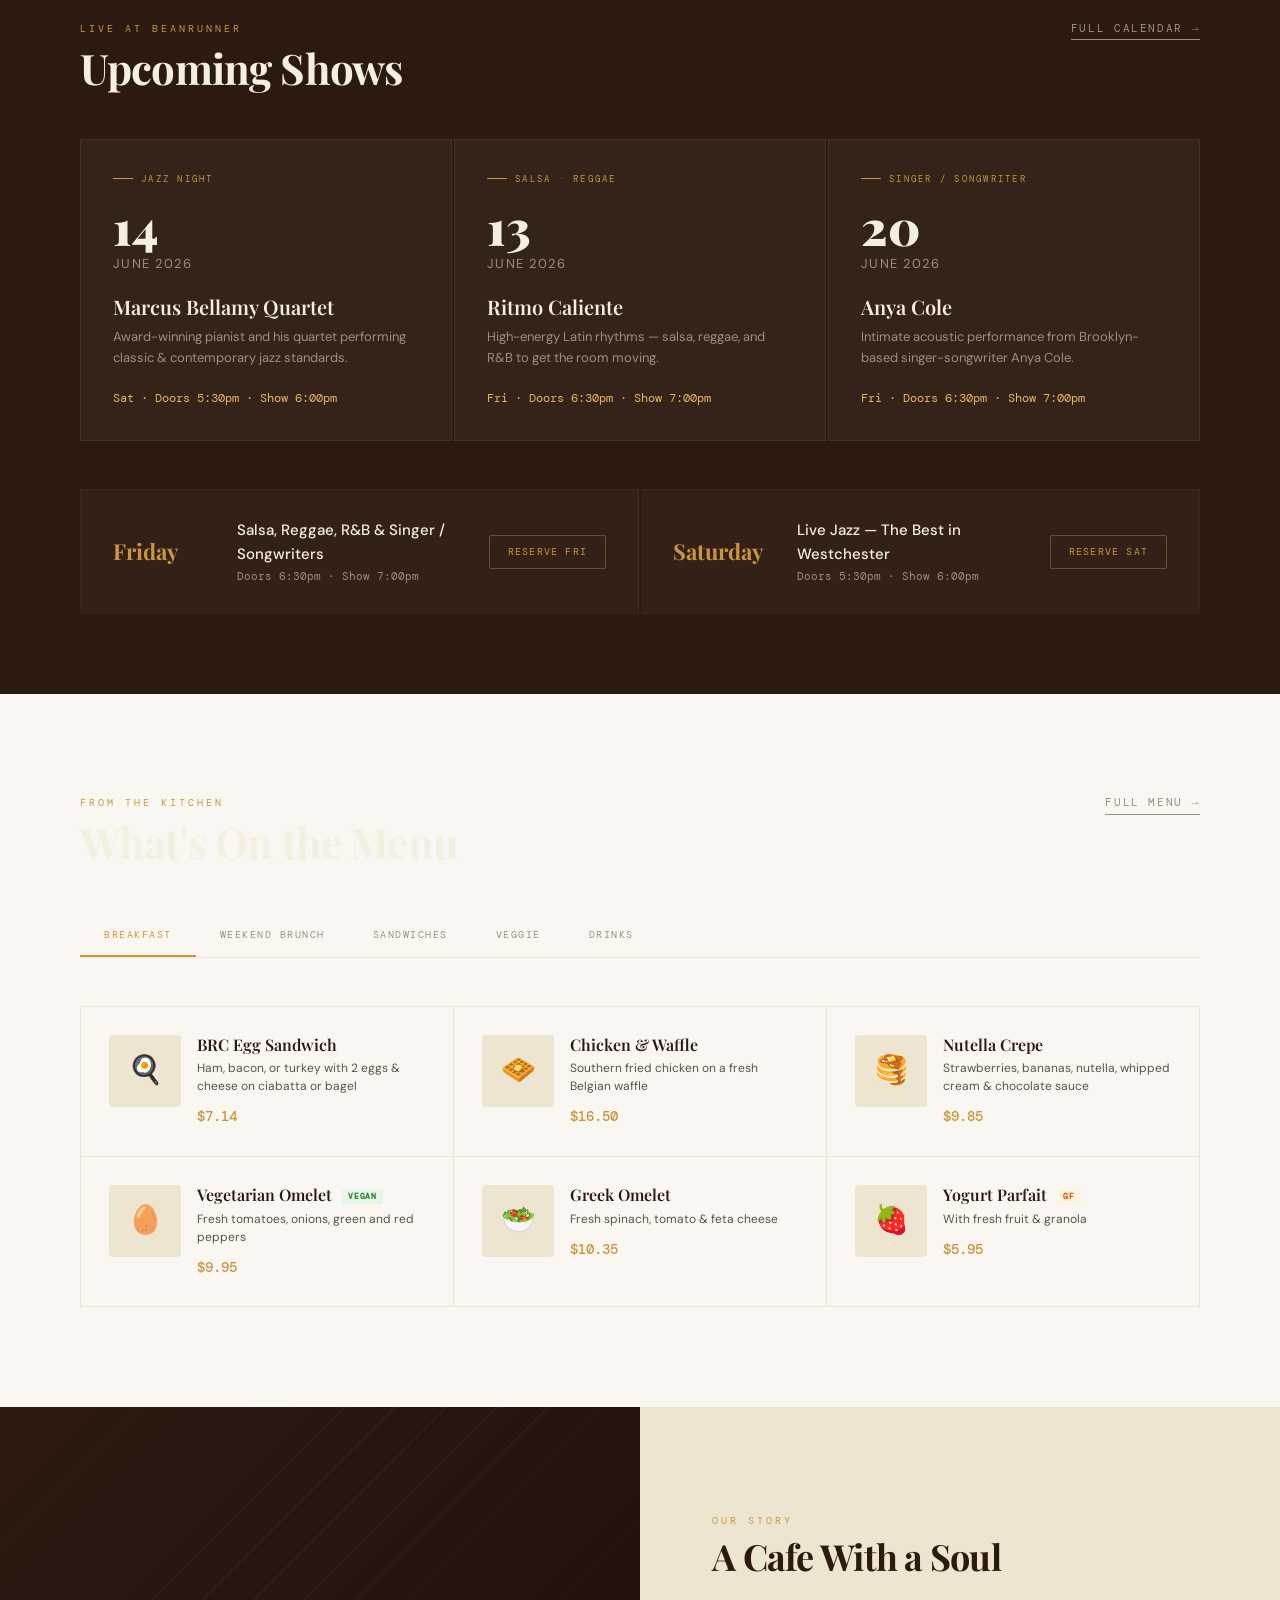
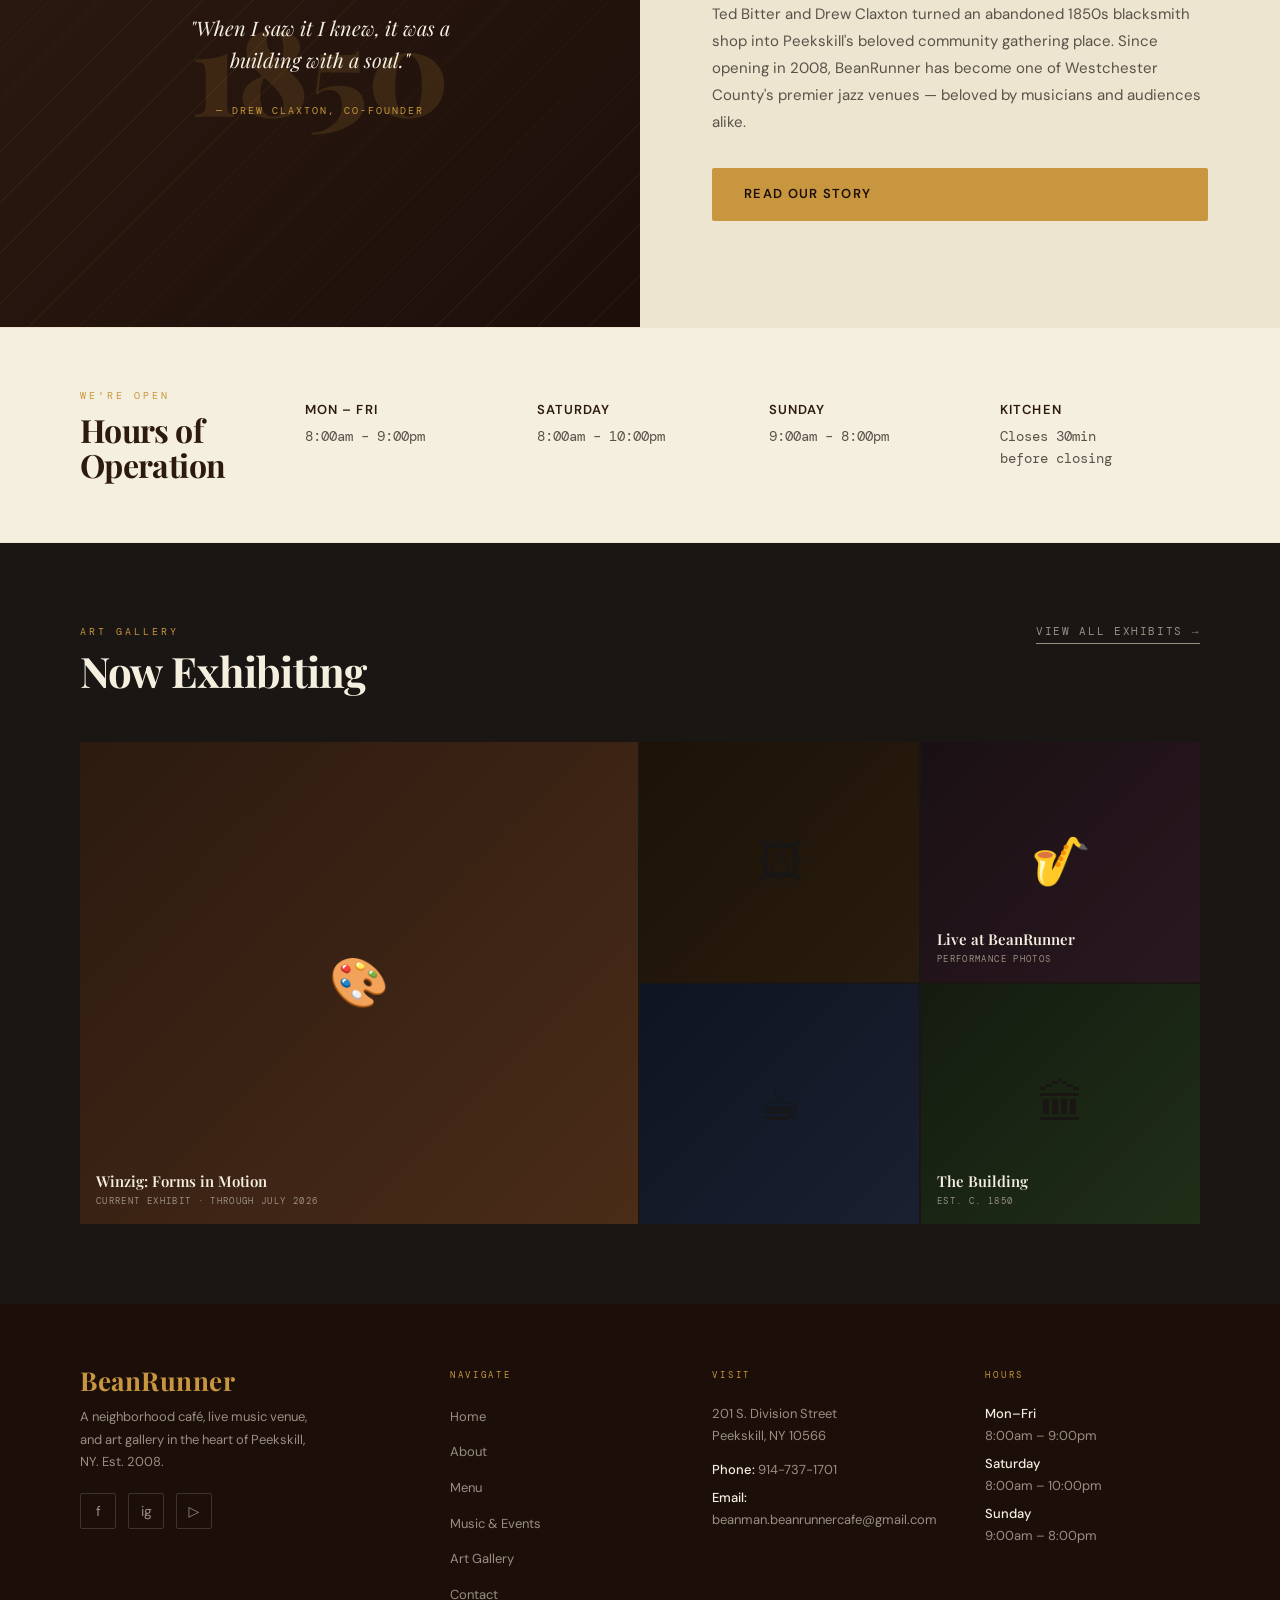
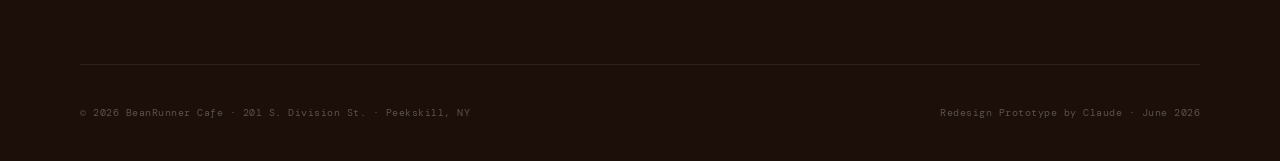
<file: BeanRunner_Prototype_v1.html>
<!DOCTYPE html>
<html lang="en">
<head>
<meta charset="UTF-8">
<meta name="viewport" content="width=device-width, initial-scale=1.0">
<title>BeanRunner Cafe — Redesign Prototype</title>
<link href="https://fonts.googleapis.com/css2?family=Playfair+Display:ital,wght@0,400;0,700;0,900;1,400;1,700&family=DM+Sans:wght@300;400;500&family=DM+Mono:wght@400;500&display=swap" rel="stylesheet">
<style>
  /* ─── TOKENS ─────────────────────────────────────────────── */
  :root {
    --espresso:  #1C0F0A;
    --roast:     #2C1A10;
    --amber:     #C8963E;
    --gold:      #E8B860;
    --cream:     #F5EFE0;
    --parchment: #EDE5D0;
    --ash:       #5A5248;
    --smoke:     #9A8F82;
    --white:     #FAF7F2;
    --ink:       #1A1614;

    --serif:  'Playfair Display', Georgia, serif;
    --sans:   'DM Sans', system-ui, sans-serif;
    --mono:   'DM Mono', monospace;

    --r-sm: 4px;
    --r-md: 8px;
    --r-lg: 16px;
    --r-xl: 32px;
  }

  *, *::before, *::after { box-sizing: border-box; margin: 0; padding: 0; }

  html { scroll-behavior: smooth; }

  body {
    background: var(--white);
    color: var(--ink);
    font-family: var(--sans);
    font-weight: 400;
    line-height: 1.6;
    overflow-x: hidden;
  }

  /* ─── PROTOTYPE BANNER ────────────────────────────────────── */
  .proto-banner {
    position: fixed;
    top: 0; left: 0; right: 0;
    z-index: 9999;
    background: var(--amber);
    color: var(--espresso);
    font-family: var(--mono);
    font-size: 11px;
    font-weight: 500;
    letter-spacing: 0.08em;
    text-align: center;
    padding: 6px 16px;
    text-transform: uppercase;
  }

  /* ─── NAV ─────────────────────────────────────────────────── */
  nav {
    position: fixed;
    top: 28px; left: 0; right: 0;
    z-index: 900;
    display: flex;
    align-items: center;
    justify-content: space-between;
    padding: 0 48px;
    height: 72px;
    background: rgba(28, 15, 10, 0.92);
    backdrop-filter: blur(12px);
    border-bottom: 1px solid rgba(200, 150, 62, 0.2);
    transition: background 0.3s;
  }

  .nav-logo {
    font-family: var(--serif);
    font-size: 22px;
    font-weight: 700;
    color: var(--amber);
    letter-spacing: 0.02em;
    text-decoration: none;
    line-height: 1;
  }
  .nav-logo span {
    display: block;
    font-family: var(--sans);
    font-size: 9px;
    font-weight: 400;
    color: var(--smoke);
    letter-spacing: 0.25em;
    text-transform: uppercase;
    margin-top: 2px;
  }

  .nav-links {
    display: flex;
    gap: 36px;
    list-style: none;
  }
  .nav-links a {
    color: var(--cream);
    text-decoration: none;
    font-size: 12px;
    font-weight: 500;
    letter-spacing: 0.12em;
    text-transform: uppercase;
    opacity: 0.85;
    transition: opacity 0.2s, color 0.2s;
  }
  .nav-links a:hover { opacity: 1; color: var(--amber); }

  .nav-cta {
    background: var(--amber);
    color: var(--espresso) !important;
    padding: 10px 22px;
    border-radius: 2px;
    font-weight: 600 !important;
    opacity: 1 !important;
    transition: background 0.2s !important;
  }
  .nav-cta:hover { background: var(--gold) !important; color: var(--espresso) !important; }

  /* ─── HERO ────────────────────────────────────────────────── */
  #hero {
    position: relative;
    min-height: 100vh;
    display: grid;
    grid-template-rows: 1fr auto;
    overflow: hidden;
    background: var(--espresso);
    margin-top: 100px;
  }

  .hero-bg {
    position: absolute;
    inset: 0;
    background:
      radial-gradient(ellipse 80% 60% at 70% 40%, rgba(200,150,62,0.12) 0%, transparent 60%),
      radial-gradient(ellipse 60% 80% at 20% 70%, rgba(44,26,16,0.8) 0%, transparent 70%),
      linear-gradient(165deg, #1C0F0A 0%, #2C1A10 40%, #1A0E08 100%);
    z-index: 0;
  }

  /* Simulated photo overlay */
  .hero-photo-mock {
    position: absolute;
    right: 0; top: 0; bottom: 0;
    width: 55%;
    background: linear-gradient(
      to right,
      #1C0F0A 0%,
      transparent 25%
    ),
    repeating-linear-gradient(
      45deg,
      rgba(200,150,62,0.04) 0px, rgba(200,150,62,0.04) 1px,
      transparent 1px, transparent 40px
    ),
    linear-gradient(135deg, #2C1A10 0%, #3D2415 30%, #1C0F0A 100%);
    z-index: 0;
  }

  /* Grain texture */
  .hero-grain {
    position: absolute;
    inset: 0;
    z-index: 1;
    opacity: 0.04;
    background-image: url("data:image/svg+xml,%3Csvg viewBox='0 0 256 256' xmlns='http://www.w3.org/2000/svg'%3E%3Cfilter id='noise'%3E%3CfeTurbulence type='fractalNoise' baseFrequency='0.9' numOctaves='4' stitchTiles='stitch'/%3E%3C/filter%3E%3Crect width='100%25' height='100%25' filter='url(%23noise)'/%3E%3C/svg%3E");
    background-size: 200px;
  }

  .hero-content {
    position: relative;
    z-index: 2;
    display: flex;
    flex-direction: column;
    justify-content: center;
    padding: 100px 80px 60px;
    max-width: 680px;
  }

  .hero-eyebrow {
    font-family: var(--mono);
    font-size: 11px;
    color: var(--amber);
    letter-spacing: 0.3em;
    text-transform: uppercase;
    margin-bottom: 24px;
    display: flex;
    align-items: center;
    gap: 12px;
  }
  .hero-eyebrow::before {
    content: '';
    display: block;
    width: 32px;
    height: 1px;
    background: var(--amber);
  }

  .hero-title {
    font-family: var(--serif);
    font-size: clamp(52px, 7vw, 88px);
    font-weight: 900;
    color: var(--cream);
    line-height: 1.02;
    letter-spacing: -0.02em;
    margin-bottom: 12px;
  }
  .hero-title em {
    font-style: italic;
    color: var(--amber);
  }

  .hero-sub {
    font-size: 16px;
    color: var(--smoke);
    line-height: 1.7;
    margin-bottom: 48px;
    max-width: 480px;
    font-weight: 300;
  }

  .hero-actions {
    display: flex;
    gap: 16px;
    flex-wrap: wrap;
  }

  .btn-primary {
    background: var(--amber);
    color: var(--espresso);
    border: none;
    padding: 16px 32px;
    font-family: var(--sans);
    font-size: 13px;
    font-weight: 600;
    letter-spacing: 0.1em;
    text-transform: uppercase;
    cursor: pointer;
    border-radius: 2px;
    text-decoration: none;
    transition: background 0.2s, transform 0.15s;
    display: inline-block;
  }
  .btn-primary:hover { background: var(--gold); transform: translateY(-1px); }

  .btn-ghost {
    background: transparent;
    color: var(--cream);
    border: 1px solid rgba(245,239,224,0.3);
    padding: 16px 32px;
    font-family: var(--sans);
    font-size: 13px;
    font-weight: 500;
    letter-spacing: 0.1em;
    text-transform: uppercase;
    cursor: pointer;
    border-radius: 2px;
    text-decoration: none;
    transition: border-color 0.2s, color 0.2s;
    display: inline-block;
  }
  .btn-ghost:hover { border-color: var(--amber); color: var(--amber); }

  .hero-info {
    position: relative;
    z-index: 2;
    display: flex;
    gap: 48px;
    padding: 32px 80px;
    border-top: 1px solid rgba(255,255,255,0.06);
  }

  .hero-info-item { }
  .hero-info-label {
    font-family: var(--mono);
    font-size: 9px;
    color: var(--amber);
    letter-spacing: 0.25em;
    text-transform: uppercase;
    margin-bottom: 4px;
  }
  .hero-info-value {
    font-size: 14px;
    color: var(--cream);
    font-weight: 300;
  }

  /* ─── THREE PILLARS ───────────────────────────────────────── */
  #pillars {
    background: var(--parchment);
    padding: 0;
    display: grid;
    grid-template-columns: repeat(3, 1fr);
  }

  .pillar {
    padding: 72px 48px;
    border-right: 1px solid rgba(90,82,72,0.15);
    position: relative;
    overflow: hidden;
    cursor: default;
    transition: background 0.3s;
  }
  .pillar:last-child { border-right: none; }
  .pillar:hover { background: var(--cream); }

  .pillar-number {
    font-family: var(--serif);
    font-size: 80px;
    font-weight: 900;
    color: rgba(200,150,62,0.12);
    position: absolute;
    top: -10px;
    right: 24px;
    line-height: 1;
    pointer-events: none;
    user-select: none;
  }

  .pillar-icon {
    font-size: 28px;
    margin-bottom: 20px;
    display: block;
  }

  .pillar-title {
    font-family: var(--serif);
    font-size: 28px;
    font-weight: 700;
    color: var(--roast);
    margin-bottom: 12px;
    letter-spacing: -0.01em;
  }

  .pillar-text {
    font-size: 14px;
    color: var(--ash);
    line-height: 1.7;
    margin-bottom: 24px;
  }

  .pillar-link {
    font-family: var(--mono);
    font-size: 11px;
    color: var(--amber);
    letter-spacing: 0.15em;
    text-transform: uppercase;
    text-decoration: none;
    display: inline-flex;
    align-items: center;
    gap: 8px;
    transition: gap 0.2s;
  }
  .pillar-link:hover { gap: 14px; }
  .pillar-link::after { content: '→'; }

  /* ─── EVENTS STRIP ────────────────────────────────────────── */
  #events {
    background: var(--roast);
    padding: 80px 80px;
  }

  .section-header {
    display: flex;
    align-items: baseline;
    justify-content: space-between;
    margin-bottom: 48px;
  }

  .section-eyebrow {
    font-family: var(--mono);
    font-size: 10px;
    color: var(--amber);
    letter-spacing: 0.3em;
    text-transform: uppercase;
    margin-bottom: 8px;
  }

  .section-title {
    font-family: var(--serif);
    font-size: 42px;
    font-weight: 700;
    color: var(--cream);
    line-height: 1.1;
    letter-spacing: -0.02em;
  }

  .section-more {
    font-family: var(--mono);
    font-size: 11px;
    color: var(--smoke);
    letter-spacing: 0.15em;
    text-transform: uppercase;
    text-decoration: none;
    border-bottom: 1px solid var(--smoke);
    padding-bottom: 2px;
    transition: color 0.2s, border-color 0.2s;
    white-space: nowrap;
  }
  .section-more:hover { color: var(--amber); border-color: var(--amber); }

  .events-grid {
    display: grid;
    grid-template-columns: repeat(3, 1fr);
    gap: 2px;
  }

  .event-card {
    background: rgba(255,255,255,0.04);
    border: 1px solid rgba(255,255,255,0.06);
    padding: 32px;
    position: relative;
    overflow: hidden;
    transition: background 0.25s, border-color 0.25s;
    cursor: default;
  }
  .event-card:hover {
    background: rgba(200,150,62,0.08);
    border-color: rgba(200,150,62,0.25);
  }

  .event-type {
    font-family: var(--mono);
    font-size: 9px;
    color: var(--amber);
    letter-spacing: 0.25em;
    text-transform: uppercase;
    margin-bottom: 16px;
    display: flex;
    align-items: center;
    gap: 8px;
  }
  .event-type::before {
    content: '';
    display: block;
    width: 20px;
    height: 1px;
    background: var(--amber);
  }

  .event-day {
    font-family: var(--serif);
    font-size: 48px;
    font-weight: 900;
    color: var(--cream);
    line-height: 1;
    margin-bottom: 4px;
  }

  .event-month {
    font-family: var(--sans);
    font-size: 13px;
    color: var(--smoke);
    text-transform: uppercase;
    letter-spacing: 0.1em;
    margin-bottom: 20px;
  }

  .event-name {
    font-family: var(--serif);
    font-size: 20px;
    font-weight: 600;
    color: var(--cream);
    margin-bottom: 8px;
    line-height: 1.2;
  }

  .event-detail {
    font-size: 13px;
    color: var(--smoke);
    line-height: 1.6;
  }

  .event-time {
    font-family: var(--mono);
    font-size: 12px;
    color: var(--gold);
    margin-top: 20px;
  }

  /* ─── WEEKLY SCHEDULE ─────────────────────────────────────── */
  .weekly-schedule {
    margin-top: 48px;
    display: grid;
    grid-template-columns: repeat(2, 1fr);
    gap: 2px;
    border: 1px solid rgba(255,255,255,0.06);
  }

  .schedule-row {
    padding: 28px 32px;
    background: rgba(255,255,255,0.03);
    display: flex;
    align-items: center;
    gap: 24px;
    border-right: 1px solid rgba(255,255,255,0.06);
    transition: background 0.2s;
  }
  .schedule-row:last-child { border-right: none; }
  .schedule-row:hover { background: rgba(200,150,62,0.06); }

  .schedule-day {
    font-family: var(--serif);
    font-size: 22px;
    font-weight: 700;
    color: var(--amber);
    min-width: 100px;
  }

  .schedule-info { flex: 1; }
  .schedule-genre {
    font-size: 15px;
    color: var(--cream);
    font-weight: 500;
    margin-bottom: 2px;
  }
  .schedule-time {
    font-family: var(--mono);
    font-size: 11px;
    color: var(--smoke);
  }

  .schedule-btn {
    background: transparent;
    border: 1px solid rgba(200,150,62,0.4);
    color: var(--amber);
    padding: 8px 18px;
    font-family: var(--mono);
    font-size: 10px;
    letter-spacing: 0.12em;
    text-transform: uppercase;
    cursor: pointer;
    border-radius: 2px;
    transition: background 0.2s, color 0.2s;
    text-decoration: none;
    white-space: nowrap;
  }
  .schedule-btn:hover { background: var(--amber); color: var(--espresso); }

  /* ─── MENU PREVIEW ────────────────────────────────────────── */
  #menu-preview {
    background: var(--white);
    padding: 100px 80px;
  }

  .menu-tabs {
    display: flex;
    gap: 0;
    margin-bottom: 48px;
    border-bottom: 1px solid var(--parchment);
    overflow-x: auto;
  }

  .tab {
    font-family: var(--mono);
    font-size: 10px;
    letter-spacing: 0.15em;
    text-transform: uppercase;
    color: var(--smoke);
    padding: 14px 24px;
    cursor: pointer;
    border-bottom: 2px solid transparent;
    transition: color 0.2s, border-color 0.2s;
    white-space: nowrap;
    background: none;
    border-top: none;
    border-left: none;
    border-right: none;
  }
  .tab.active { color: var(--amber); border-bottom-color: var(--amber); }
  .tab:hover:not(.active) { color: var(--roast); }

  .menu-grid {
    display: grid;
    grid-template-columns: repeat(3, 1fr);
    gap: 1px;
    background: var(--parchment);
    border: 1px solid var(--parchment);
  }

  .menu-item {
    background: var(--white);
    padding: 28px;
    display: flex;
    gap: 16px;
    align-items: flex-start;
    transition: background 0.2s;
    cursor: default;
  }
  .menu-item:hover { background: var(--cream); }

  .menu-item-photo {
    width: 72px;
    height: 72px;
    border-radius: var(--r-sm);
    flex-shrink: 0;
    display: flex;
    align-items: center;
    justify-content: center;
    font-size: 28px;
    background: var(--parchment);
  }

  .menu-item-info { flex: 1; }
  .menu-item-name {
    font-family: var(--serif);
    font-size: 16px;
    font-weight: 600;
    color: var(--roast);
    margin-bottom: 4px;
    line-height: 1.3;
  }
  .menu-item-desc {
    font-size: 12px;
    color: var(--ash);
    line-height: 1.5;
    margin-bottom: 10px;
  }
  .menu-item-price {
    font-family: var(--mono);
    font-size: 14px;
    color: var(--amber);
    font-weight: 500;
  }

  .menu-badge {
    display: inline-block;
    font-family: var(--mono);
    font-size: 8px;
    letter-spacing: 0.1em;
    text-transform: uppercase;
    padding: 2px 6px;
    border-radius: 2px;
    margin-left: 6px;
    vertical-align: middle;
  }
  .badge-vegan { background: #E8F5E9; color: #2E7D32; }
  .badge-gf { background: #FFF3E0; color: #E65100; }

  /* ─── ABOUT STRIP ─────────────────────────────────────────── */
  #about {
    display: grid;
    grid-template-columns: 1fr 1fr;
    min-height: 520px;
  }

  .about-visual {
    background:
      repeating-linear-gradient(
        -45deg,
        rgba(200,150,62,0.06) 0px, rgba(200,150,62,0.06) 1px,
        transparent 1px, transparent 36px
      ),
      linear-gradient(135deg, #2C1A10 0%, #1C0F0A 100%);
    display: flex;
    align-items: center;
    justify-content: center;
    position: relative;
    overflow: hidden;
  }

  .about-year-badge {
    font-family: var(--serif);
    font-size: 120px;
    font-weight: 900;
    color: rgba(200,150,62,0.15);
    line-height: 1;
    position: absolute;
    left: 50%;
    top: 50%;
    transform: translate(-50%, -50%);
    pointer-events: none;
  }

  .about-center-text {
    text-align: center;
    position: relative;
    z-index: 1;
  }
  .about-center-text p {
    font-family: var(--serif);
    font-size: 20px;
    font-style: italic;
    color: var(--cream);
    line-height: 1.6;
    max-width: 320px;
    margin: 0 auto 20px;
  }
  .about-center-text cite {
    font-family: var(--mono);
    font-size: 10px;
    color: var(--amber);
    letter-spacing: 0.2em;
    text-transform: uppercase;
    font-style: normal;
  }

  .about-content {
    background: var(--parchment);
    padding: 80px 72px;
    display: flex;
    flex-direction: column;
    justify-content: center;
  }

  .about-content .section-eyebrow { color: var(--amber); }
  .about-content .section-title { color: var(--roast); font-size: 36px; margin-bottom: 24px; }

  .about-body {
    font-size: 15px;
    color: var(--ash);
    line-height: 1.8;
    margin-bottom: 32px;
  }

  /* ─── HOURS ───────────────────────────────────────────────── */
  #hours {
    background: var(--cream);
    padding: 60px 80px;
    display: grid;
    grid-template-columns: auto 1fr;
    gap: 80px;
    align-items: center;
    border-top: 1px solid var(--parchment);
    border-bottom: 1px solid var(--parchment);
  }

  .hours-label-block { }
  .hours-label-block .section-eyebrow { color: var(--amber); }
  .hours-label-block .section-title { color: var(--roast); font-size: 32px; }

  .hours-grid {
    display: grid;
    grid-template-columns: repeat(4, 1fr);
    gap: 32px;
  }

  .hours-block { }
  .hours-days {
    font-family: var(--sans);
    font-size: 13px;
    font-weight: 600;
    color: var(--roast);
    text-transform: uppercase;
    letter-spacing: 0.08em;
    margin-bottom: 4px;
  }
  .hours-time {
    font-family: var(--mono);
    font-size: 14px;
    color: var(--ash);
  }
  .hours-closed {
    font-family: var(--mono);
    font-size: 14px;
    color: var(--smoke);
  }

  /* ─── GALLERY TEASER ──────────────────────────────────────── */
  #gallery {
    background: var(--ink);
    padding: 80px 80px;
  }
  #gallery .section-title { color: var(--cream); }
  #gallery .section-eyebrow { color: var(--amber); }

  .gallery-mosaic {
    display: grid;
    grid-template-columns: 2fr 1fr 1fr;
    grid-template-rows: 240px 240px;
    gap: 2px;
    margin-top: 40px;
  }

  .gallery-cell {
    overflow: hidden;
    position: relative;
    display: flex;
    align-items: center;
    justify-content: center;
    font-size: 48px;
    cursor: default;
    transition: opacity 0.3s;
  }
  .gallery-cell:hover { opacity: 0.85; }

  .gallery-cell:nth-child(1) {
    grid-row: 1 / 3;
    background: linear-gradient(135deg, #2C1A10, #4A2C18);
  }
  .gallery-cell:nth-child(2) { background: linear-gradient(135deg, #1C1208, #2A1C0E); }
  .gallery-cell:nth-child(3) { background: linear-gradient(135deg, #1A1014, #2A1820); }
  .gallery-cell:nth-child(4) { background: linear-gradient(135deg, #0E1420, #1A2030); }
  .gallery-cell:nth-child(5) { background: linear-gradient(135deg, #141C10, #202E18); }

  .gallery-cell-label {
    position: absolute;
    bottom: 16px;
    left: 16px;
    right: 16px;
  }
  .gallery-cell-label-title {
    font-family: var(--serif);
    font-size: 15px;
    font-weight: 600;
    color: var(--cream);
    line-height: 1.3;
  }
  .gallery-cell-label-sub {
    font-family: var(--mono);
    font-size: 9px;
    color: var(--smoke);
    letter-spacing: 0.15em;
    text-transform: uppercase;
    margin-top: 3px;
  }

  /* ─── FOOTER ──────────────────────────────────────────────── */
  footer {
    background: var(--espresso);
    padding: 64px 80px 40px;
  }

  .footer-top {
    display: grid;
    grid-template-columns: 1.5fr 1fr 1fr 1fr;
    gap: 48px;
    padding-bottom: 48px;
    border-bottom: 1px solid rgba(255,255,255,0.08);
    margin-bottom: 40px;
  }

  .footer-brand .nav-logo { font-size: 26px; display: block; margin-bottom: 12px; }
  .footer-brand p {
    font-size: 13px;
    color: var(--smoke);
    line-height: 1.7;
    margin-bottom: 20px;
    max-width: 240px;
  }

  .social-links { display: flex; gap: 12px; }
  .social-link {
    width: 36px; height: 36px;
    border: 1px solid rgba(255,255,255,0.15);
    border-radius: 2px;
    display: flex;
    align-items: center;
    justify-content: center;
    color: var(--smoke);
    font-size: 14px;
    text-decoration: none;
    transition: border-color 0.2s, color 0.2s;
    cursor: pointer;
  }
  .social-link:hover { border-color: var(--amber); color: var(--amber); }

  .footer-col-title {
    font-family: var(--mono);
    font-size: 9px;
    letter-spacing: 0.3em;
    text-transform: uppercase;
    color: var(--amber);
    margin-bottom: 20px;
  }

  .footer-links { list-style: none; }
  .footer-links li { margin-bottom: 10px; }
  .footer-links a {
    font-size: 13px;
    color: var(--smoke);
    text-decoration: none;
    transition: color 0.2s;
  }
  .footer-links a:hover { color: var(--cream); }

  .footer-contact-item {
    font-size: 13px;
    color: var(--smoke);
    line-height: 1.7;
    margin-bottom: 6px;
  }
  .footer-contact-item strong { color: var(--cream); font-weight: 500; }

  .footer-bottom {
    display: flex;
    justify-content: space-between;
    align-items: center;
  }
  .footer-copy {
    font-family: var(--mono);
    font-size: 10px;
    color: var(--ash);
    letter-spacing: 0.05em;
  }

  /* ─── ANNOTATION SYSTEM ───────────────────────────────────── */
  .annotation {
    position: relative;
    display: inline-block;
  }

  .annotation-pin {
    position: absolute;
    background: #3B82F6;
    color: white;
    font-family: var(--mono);
    font-size: 9px;
    font-weight: 700;
    width: 20px;
    height: 20px;
    border-radius: 50%;
    display: flex;
    align-items: center;
    justify-content: center;
    cursor: pointer;
    z-index: 100;
    border: 2px solid white;
    box-shadow: 0 2px 8px rgba(0,0,0,0.3);
    transition: transform 0.2s, background 0.2s;
  }
  .annotation-pin:hover { transform: scale(1.3); background: #1D4ED8; }

  .annotation-tooltip {
    position: absolute;
    background: #1E3A8A;
    color: white;
    font-family: var(--sans);
    font-size: 11px;
    line-height: 1.5;
    padding: 10px 14px;
    border-radius: 6px;
    width: 220px;
    z-index: 200;
    pointer-events: none;
    opacity: 0;
    transform: translateY(-4px);
    transition: opacity 0.2s, transform 0.2s;
    box-shadow: 0 4px 16px rgba(0,0,0,0.4);
  }
  .annotation-pin:hover + .annotation-tooltip,
  .annotation-pin:focus + .annotation-tooltip {
    opacity: 1;
    transform: translateY(0);
  }

  /* Annotation positions */
  .ann-hero-cta { top: -10px; right: -10px; }
  .ann-hero-cta + .annotation-tooltip { top: 14px; right: 0; }

  .ann-nav { top: 50%; transform: translateY(-50%); right: -30px; }
  .ann-nav + .annotation-tooltip { top: -50px; right: 0; left: auto; }

  /* ─── DESIGN NOTES PANEL ──────────────────────────────────── */
  #design-notes {
    position: fixed;
    bottom: 24px;
    right: 24px;
    z-index: 800;
    width: 300px;
  }

  .notes-toggle {
    background: var(--roast);
    color: var(--amber);
    border: 1px solid var(--amber);
    padding: 10px 18px;
    font-family: var(--mono);
    font-size: 10px;
    letter-spacing: 0.15em;
    text-transform: uppercase;
    cursor: pointer;
    border-radius: 4px;
    width: 100%;
    text-align: left;
    display: flex;
    justify-content: space-between;
    align-items: center;
    transition: background 0.2s;
  }
  .notes-toggle:hover { background: rgba(200,150,62,0.15); }
  .notes-toggle span { font-size: 14px; }

  .notes-panel {
    background: var(--roast);
    border: 1px solid rgba(200,150,62,0.3);
    border-radius: 4px;
    margin-bottom: 8px;
    padding: 20px;
    max-height: 380px;
    overflow-y: auto;
    display: none;
  }
  .notes-panel.open { display: block; }

  .note-item {
    margin-bottom: 14px;
    padding-bottom: 14px;
    border-bottom: 1px solid rgba(255,255,255,0.08);
  }
  .note-item:last-child { margin-bottom: 0; padding-bottom: 0; border-bottom: none; }

  .note-label {
    font-family: var(--mono);
    font-size: 8px;
    color: var(--amber);
    letter-spacing: 0.2em;
    text-transform: uppercase;
    margin-bottom: 4px;
    display: flex;
    align-items: center;
    gap: 6px;
  }
  .note-text {
    font-size: 12px;
    color: var(--smoke);
    line-height: 1.5;
  }

  /* ─── PAGE SECTIONS SWITCHER ─────────────────────────────── */
  .page-switcher {
    background: rgba(28,15,10,0.95);
    border-bottom: 1px solid rgba(200,150,62,0.15);
    padding: 12px 80px;
    display: flex;
    gap: 0;
    overflow-x: auto;
    margin-top: 100px;
  }

  .ps-btn {
    font-family: var(--mono);
    font-size: 9px;
    letter-spacing: 0.2em;
    text-transform: uppercase;
    color: var(--smoke);
    background: none;
    border: none;
    padding: 8px 20px;
    cursor: pointer;
    transition: color 0.2s;
    white-space: nowrap;
  }
  .ps-btn.active { color: var(--amber); }
  .ps-btn:hover:not(.active) { color: var(--cream); }

  /* ─── ANIMATIONS ─────────────────────────────────────────── */
  @keyframes fadeUp {
    from { opacity: 0; transform: translateY(20px); }
    to { opacity: 1; transform: translateY(0); }
  }

  .hero-content > * {
    animation: fadeUp 0.7s ease-out both;
  }
  .hero-eyebrow { animation-delay: 0.1s; }
  .hero-title { animation-delay: 0.25s; }
  .hero-sub { animation-delay: 0.4s; }
  .hero-actions { animation-delay: 0.55s; }

  /* ─── SCROLLBAR ───────────────────────────────────────────── */
  ::-webkit-scrollbar { width: 6px; height: 6px; }
  ::-webkit-scrollbar-track { background: var(--espresso); }
  ::-webkit-scrollbar-thumb { background: var(--amber); border-radius: 3px; }
</style>
</head>
<body>

<!-- PROTOTYPE BANNER -->
<div class="proto-banner">🎨 Redesign Prototype — BeanRunner Cafe · Hover blue pins for design notes · Not a live site</div>

<!-- NAV -->
<nav>
  <a href="#" class="nav-logo">
    BeanRunner
    <span>Café · Peekskill, NY</span>
  </a>
  <ul class="nav-links">
    <li><a href="#about">About</a></li>
    <li><a href="#menu-preview">Menu</a></li>
    <li><a href="#events">Music &amp; Events</a></li>
    <li><a href="#gallery">Art Gallery</a></li>
    <li><a href="#hours">Hours</a></li>
    <li><a href="#footer" class="nav-cta">Reserve a Table</a></li>
  </ul>
</nav>

<!-- PAGE SECTION TABS (prototype navigation) -->
<div class="page-switcher" id="page-switcher">
  <button class="ps-btn active" onclick="switchPage('home')">Home Page</button>
  <button class="ps-btn" onclick="switchPage('menu')">Menu Page</button>
  <button class="ps-btn" onclick="switchPage('events')">Events Page</button>
  <button class="ps-btn" onclick="switchPage('gallery')">Art Gallery</button>
  <button class="ps-btn" onclick="switchPage('contact')">Contact</button>
</div>

<!-- ══ HOME PAGE VIEW ════════════════════════════════════════════════ -->
<div id="view-home">

  <!-- HERO -->
  <section id="hero">
    <div class="hero-bg"></div>
    <div class="hero-photo-mock"></div>
    <div class="hero-grain"></div>
    <div class="hero-content">
      <div class="hero-eyebrow">Est. 2008 · Peekskill, New York</div>
      <h1 class="hero-title">
        Good food,<br>
        <em>Fine wine,</em><br>
        Great Music.
      </h1>
      <p class="hero-sub">
        Peekskill's premier live jazz &amp; music café — inside a landmarked
        1850s building with rotating art exhibits and a full menu.
      </p>
      <div class="hero-actions" style="position:relative;">
        <a href="#" class="btn-primary">Reserve a Table</a>
        <a href="#events" class="btn-ghost">This Week's Shows</a>
        <!-- Annotation -->
        <div class="annotation">
          <div class="annotation-pin ann-hero-cta" tabindex="0">i</div>
          <div class="annotation-tooltip">
            <strong>NEW: Clear CTAs</strong><br>
            Current site has no buttons above the fold. These two CTAs (reserve + shows) directly address the venue's top conversion goals.
          </div>
        </div>
      </div>
    </div>
    <div class="hero-info">
      <div class="hero-info-item">
        <div class="hero-info-label">Address</div>
        <div class="hero-info-value">201 S. Division St., Peekskill NY</div>
      </div>
      <div class="hero-info-item">
        <div class="hero-info-label">Phone</div>
        <div class="hero-info-value">914-737-1701</div>
      </div>
      <div class="hero-info-item">
        <div class="hero-info-label">Live Music</div>
        <div class="hero-info-value">Fri &amp; Sat Evenings</div>
      </div>
      <div class="hero-info-item">
        <div class="hero-info-label">Hours Today</div>
        <div class="hero-info-value">8am – 9pm</div>
      </div>
    </div>
  </section>

  <!-- THREE PILLARS -->
  <section id="pillars">
    <div class="pillar">
      <div class="pillar-number">01</div>
      <span class="pillar-icon">☕</span>
      <h2 class="pillar-title">Food &amp; Drink</h2>
      <p class="pillar-text">Breakfast, weekend brunch, salads, sandwiches, smoothies, espresso bar, and wine &amp; beer — all day, every day.</p>
      <a href="#menu-preview" class="pillar-link">Explore the Menu</a>
    </div>
    <div class="pillar">
      <div class="pillar-number">02</div>
      <span class="pillar-icon">🎷</span>
      <h2 class="pillar-title">Live Music</h2>
      <p class="pillar-text">One of Westchester County's premier jazz and live music venues — Fridays and Saturdays, every week.</p>
      <a href="#events" class="pillar-link">See This Week</a>
    </div>
    <div class="pillar">
      <div class="pillar-number">03</div>
      <span class="pillar-icon">🖼</span>
      <h2 class="pillar-title">Art Gallery</h2>
      <p class="pillar-text">Rotating exhibits from local and regional artists — a gallery space woven into the fabric of the café.</p>
      <a href="#gallery" class="pillar-link">Current Exhibit</a>
    </div>
  </section>

  <!-- EVENTS -->
  <section id="events">
    <div class="section-header">
      <div>
        <div class="section-eyebrow">Live at BeanRunner</div>
        <h2 class="section-title">Upcoming Shows</h2>
      </div>
      <a href="#" class="section-more">Full Calendar →</a>
    </div>

    <div class="events-grid">
      <div class="event-card">
        <div class="event-type">Jazz Night</div>
        <div class="event-day">14</div>
        <div class="event-month">June 2026</div>
        <div class="event-name">Marcus Bellamy Quartet</div>
        <div class="event-detail">Award-winning pianist and his quartet performing classic &amp; contemporary jazz standards.</div>
        <div class="event-time">Sat · Doors 5:30pm · Show 6:00pm</div>
      </div>
      <div class="event-card">
        <div class="event-type">Salsa · Reggae</div>
        <div class="event-day">13</div>
        <div class="event-month">June 2026</div>
        <div class="event-name">Ritmo Caliente</div>
        <div class="event-detail">High-energy Latin rhythms — salsa, reggae, and R&amp;B to get the room moving.</div>
        <div class="event-time">Fri · Doors 6:30pm · Show 7:00pm</div>
      </div>
      <div class="event-card">
        <div class="event-type">Singer / Songwriter</div>
        <div class="event-day">20</div>
        <div class="event-month">June 2026</div>
        <div class="event-name">Anya Cole</div>
        <div class="event-detail">Intimate acoustic performance from Brooklyn-based singer-songwriter Anya Cole.</div>
        <div class="event-time">Fri · Doors 6:30pm · Show 7:00pm</div>
      </div>
    </div>

    <div class="weekly-schedule" style="margin-top:48px;">
      <div class="schedule-row">
        <div class="schedule-day">Friday</div>
        <div class="schedule-info">
          <div class="schedule-genre">Salsa, Reggae, R&amp;B &amp; Singer / Songwriters</div>
          <div class="schedule-time">Doors 6:30pm · Show 7:00pm</div>
        </div>
        <a href="#" class="schedule-btn">Reserve Fri</a>
      </div>
      <div class="schedule-row" style="border-right:none;">
        <div class="schedule-day">Saturday</div>
        <div class="schedule-info">
          <div class="schedule-genre">Live Jazz — The Best in Westchester</div>
          <div class="schedule-time">Doors 5:30pm · Show 6:00pm</div>
        </div>
        <a href="#" class="schedule-btn">Reserve Sat</a>
      </div>
    </div>
  </section>

  <!-- MENU PREVIEW -->
  <section id="menu-preview">
    <div class="section-header">
      <div>
        <div class="section-eyebrow">From the Kitchen</div>
        <h2 class="section-title">What's On the Menu</h2>
      </div>
      <a href="#" class="section-more">Full Menu →</a>
    </div>

    <div class="menu-tabs">
      <button class="tab active" onclick="switchTab(this,'breakfast')">Breakfast</button>
      <button class="tab" onclick="switchTab(this,'brunch')">Weekend Brunch</button>
      <button class="tab" onclick="switchTab(this,'sandwiches')">Sandwiches</button>
      <button class="tab" onclick="switchTab(this,'veggie')">Veggie</button>
      <button class="tab" onclick="switchTab(this,'drinks')">Drinks</button>
    </div>

    <div class="menu-grid" id="menu-grid">
      <!-- Breakfast items -->
      <div class="menu-item">
        <div class="menu-item-photo">🍳</div>
        <div class="menu-item-info">
          <div class="menu-item-name">BRC Egg Sandwich</div>
          <div class="menu-item-desc">Ham, bacon, or turkey with 2 eggs &amp; cheese on ciabatta or bagel</div>
          <div class="menu-item-price">$7.14</div>
        </div>
      </div>
      <div class="menu-item">
        <div class="menu-item-photo">🧇</div>
        <div class="menu-item-info">
          <div class="menu-item-name">Chicken &amp; Waffle</div>
          <div class="menu-item-desc">Southern fried chicken on a fresh Belgian waffle</div>
          <div class="menu-item-price">$16.50</div>
        </div>
      </div>
      <div class="menu-item">
        <div class="menu-item-photo">🥞</div>
        <div class="menu-item-info">
          <div class="menu-item-name">Nutella Crepe</div>
          <div class="menu-item-desc">Strawberries, bananas, nutella, whipped cream &amp; chocolate sauce</div>
          <div class="menu-item-price">$9.85</div>
        </div>
      </div>
      <div class="menu-item">
        <div class="menu-item-photo">🥚</div>
        <div class="menu-item-info">
          <div class="menu-item-name">Vegetarian Omelet <span class="menu-badge badge-vegan">Vegan</span></div>
          <div class="menu-item-desc">Fresh tomatoes, onions, green and red peppers</div>
          <div class="menu-item-price">$9.95</div>
        </div>
      </div>
      <div class="menu-item">
        <div class="menu-item-photo">🥗</div>
        <div class="menu-item-info">
          <div class="menu-item-name">Greek Omelet</div>
          <div class="menu-item-desc">Fresh spinach, tomato &amp; feta cheese</div>
          <div class="menu-item-price">$10.35</div>
        </div>
      </div>
      <div class="menu-item">
        <div class="menu-item-photo">🍓</div>
        <div class="menu-item-info">
          <div class="menu-item-name">Yogurt Parfait <span class="menu-badge badge-gf">GF</span></div>
          <div class="menu-item-desc">With fresh fruit &amp; granola</div>
          <div class="menu-item-price">$5.95</div>
        </div>
      </div>
    </div>
  </section>

  <!-- ABOUT STRIP -->
  <section id="about">
    <div class="about-visual">
      <div class="about-year-badge">1850</div>
      <div class="about-center-text">
        <p>"When I saw it I knew, it was a building with a soul."</p>
        <cite>— Drew Claxton, Co-founder</cite>
      </div>
    </div>
    <div class="about-content">
      <div class="section-eyebrow">Our Story</div>
      <h2 class="section-title">A Cafe With a Soul</h2>
      <p class="about-body">
        Ted Bitter and Drew Claxton turned an abandoned 1850s blacksmith shop into
        Peekskill's beloved community gathering place. Since opening in 2008,
        BeanRunner has become one of Westchester County's premier jazz venues —
        beloved by musicians and audiences alike.
      </p>
      <a href="#" class="btn-primary">Read Our Story</a>
    </div>
  </section>

  <!-- HOURS -->
  <section id="hours">
    <div class="hours-label-block">
      <div class="section-eyebrow">We're Open</div>
      <h2 class="section-title">Hours of<br>Operation</h2>
    </div>
    <div class="hours-grid">
      <div class="hours-block">
        <div class="hours-days">Mon – Fri</div>
        <div class="hours-time">8:00am – 9:00pm</div>
      </div>
      <div class="hours-block">
        <div class="hours-days">Saturday</div>
        <div class="hours-time">8:00am – 10:00pm</div>
      </div>
      <div class="hours-block">
        <div class="hours-days">Sunday</div>
        <div class="hours-time">9:00am – 8:00pm</div>
      </div>
      <div class="hours-block">
        <div class="hours-days">Kitchen</div>
        <div class="hours-time">Closes 30min<br>before closing</div>
      </div>
    </div>
  </section>

  <!-- GALLERY TEASER -->
  <section id="gallery">
    <div class="section-header">
      <div>
        <div class="section-eyebrow">Art Gallery</div>
        <h2 class="section-title">Now Exhibiting</h2>
      </div>
      <a href="#" class="section-more">View All Exhibits →</a>
    </div>
    <div class="gallery-mosaic">
      <div class="gallery-cell">
        🎨
        <div class="gallery-cell-label">
          <div class="gallery-cell-label-title">Winzig: Forms in Motion</div>
          <div class="gallery-cell-label-sub">Current Exhibit · Through July 2026</div>
        </div>
      </div>
      <div class="gallery-cell">🖼</div>
      <div class="gallery-cell">🎷
        <div class="gallery-cell-label">
          <div class="gallery-cell-label-title">Live at BeanRunner</div>
          <div class="gallery-cell-label-sub">Performance photos</div>
        </div>
      </div>
      <div class="gallery-cell">☕</div>
      <div class="gallery-cell">🏛
        <div class="gallery-cell-label">
          <div class="gallery-cell-label-title">The Building</div>
          <div class="gallery-cell-label-sub">Est. c. 1850</div>
        </div>
      </div>
    </div>
  </section>

</div><!-- /view-home -->

<!-- ══ CONTACT PAGE VIEW ═══════════════════════════════════════════════ -->
<div id="view-contact" style="display:none;">
  <div style="background:var(--parchment); padding: 100px 80px; min-height:80vh; display:grid; grid-template-columns:1fr 1fr; gap:80px; align-items:start;">
    <div>
      <div class="section-eyebrow" style="color:var(--amber); font-family:var(--mono); font-size:10px; letter-spacing:0.3em; text-transform:uppercase; margin-bottom:12px;">Find Us</div>
      <h2 style="font-family:var(--serif); font-size:42px; color:var(--roast); margin-bottom:32px; line-height:1.1;">Visit BeanRunner</h2>

      <div style="background:var(--cream); border:1px solid rgba(90,82,72,0.15); padding:32px; border-radius:var(--r-sm); margin-bottom:24px;">
        <div style="font-family:var(--mono); font-size:9px; color:var(--amber); letter-spacing:0.25em; text-transform:uppercase; margin-bottom:12px;">Address</div>
        <p style="font-size:16px; color:var(--roast); line-height:1.6;">201 South Division Street<br>Peekskill, New York 10566</p>
        <a href="#" style="display:inline-block; margin-top:16px; font-family:var(--mono); font-size:11px; color:var(--amber); text-decoration:none; letter-spacing:0.1em; border-bottom:1px solid var(--amber);">Get Directions →</a>
      </div>

      <div style="display:grid; grid-template-columns:1fr 1fr; gap:16px; margin-bottom:24px;">
        <div style="background:var(--cream); border:1px solid rgba(90,82,72,0.15); padding:24px; border-radius:var(--r-sm);">
          <div style="font-family:var(--mono); font-size:9px; color:var(--amber); letter-spacing:0.25em; text-transform:uppercase; margin-bottom:10px;">Phone</div>
          <p style="font-size:15px; color:var(--roast);">914-737-1701</p>
        </div>
        <div style="background:var(--cream); border:1px solid rgba(90,82,72,0.15); padding:24px; border-radius:var(--r-sm);">
          <div style="font-family:var(--mono); font-size:9px; color:var(--amber); letter-spacing:0.25em; text-transform:uppercase; margin-bottom:10px;">Email</div>
          <p style="font-size:13px; color:var(--ash); word-break:break-all;">beanman.beanrunnercafe@gmail.com</p>
        </div>
      </div>

      <!-- Hours (text, not image!) -->
      <div style="background:var(--roast); padding:32px; border-radius:var(--r-sm);">
        <div style="font-family:var(--mono); font-size:9px; color:var(--amber); letter-spacing:0.25em; text-transform:uppercase; margin-bottom:16px;">Hours of Operation</div>
        <div style="display:grid; grid-template-columns:1fr 1fr; gap:12px;">
          <div><div style="font-size:12px; color:var(--smoke); font-family:var(--mono);">Mon – Fri</div><div style="font-size:14px; color:var(--cream);">8:00am – 9:00pm</div></div>
          <div><div style="font-size:12px; color:var(--smoke); font-family:var(--mono);">Saturday</div><div style="font-size:14px; color:var(--cream);">8:00am – 10:00pm</div></div>
          <div><div style="font-size:12px; color:var(--smoke); font-family:var(--mono);">Sunday</div><div style="font-size:14px; color:var(--cream);">9:00am – 8:00pm</div></div>
          <div><div style="font-size:12px; color:var(--smoke); font-family:var(--mono);">Note</div><div style="font-size:13px; color:var(--smoke);">Kitchen closes 30min before</div></div>
        </div>
      </div>
    </div>

    <div>
      <!-- Map placeholder -->
      <div style="background:linear-gradient(135deg, #1C2840, #243050); height:300px; border-radius:var(--r-sm); margin-bottom:32px; display:flex; align-items:center; justify-content:center; position:relative; overflow:hidden;">
        <div style="text-align:center; color:rgba(255,255,255,0.5);">
          <div style="font-size:40px; margin-bottom:8px;">📍</div>
          <div style="font-family:var(--mono); font-size:10px; letter-spacing:0.2em; text-transform:uppercase;">Google Map Embed</div>
          <div style="font-size:12px; margin-top:4px;">201 S. Division St., Peekskill NY</div>
        </div>
        <div style="position:absolute; bottom:16px; right:16px; background:var(--amber); color:var(--espresso); padding:8px 14px; border-radius:2px; font-family:var(--mono); font-size:10px; letter-spacing:0.1em; text-transform:uppercase; cursor:pointer;">Open in Maps</div>
      </div>

      <!-- Contact form -->
      <div style="background:white; border:1px solid var(--parchment); padding:36px; border-radius:var(--r-sm);">
        <div style="font-family:var(--serif); font-size:22px; color:var(--roast); margin-bottom:24px; font-weight:700;">Send Us a Message</div>
        <div style="display:grid; grid-template-columns:1fr 1fr; gap:16px; margin-bottom:16px;">
          <div>
            <label style="font-family:var(--mono); font-size:9px; color:var(--ash); letter-spacing:0.2em; text-transform:uppercase; display:block; margin-bottom:6px;">Name</label>
            <input type="text" style="width:100%; border:1px solid var(--parchment); padding:12px; font-family:var(--sans); font-size:14px; border-radius:var(--r-sm); background:var(--white); color:var(--ink); outline:none;" placeholder="Your name">
          </div>
          <div>
            <label style="font-family:var(--mono); font-size:9px; color:var(--ash); letter-spacing:0.2em; text-transform:uppercase; display:block; margin-bottom:6px;">Email</label>
            <input type="email" style="width:100%; border:1px solid var(--parchment); padding:12px; font-family:var(--sans); font-size:14px; border-radius:var(--r-sm); background:var(--white); color:var(--ink); outline:none;" placeholder="your@email.com">
          </div>
        </div>
        <div style="margin-bottom:16px;">
          <label style="font-family:var(--mono); font-size:9px; color:var(--ash); letter-spacing:0.2em; text-transform:uppercase; display:block; margin-bottom:6px;">Subject</label>
          <input type="text" style="width:100%; border:1px solid var(--parchment); padding:12px; font-family:var(--sans); font-size:14px; border-radius:var(--r-sm); background:var(--white); color:var(--ink); outline:none;" placeholder="Reservation, events, general inquiry...">
        </div>
        <div style="margin-bottom:24px;">
          <label style="font-family:var(--mono); font-size:9px; color:var(--ash); letter-spacing:0.2em; text-transform:uppercase; display:block; margin-bottom:6px;">Message</label>
          <textarea rows="4" style="width:100%; border:1px solid var(--parchment); padding:12px; font-family:var(--sans); font-size:14px; border-radius:var(--r-sm); background:var(--white); color:var(--ink); outline:none; resize:vertical;" placeholder="How can we help?"></textarea>
        </div>
        <button class="btn-primary" style="width:100%; text-align:center;">Send Message</button>
      </div>
    </div>
  </div>
</div>

<!-- ══ FOOTER ═════════════════════════════════════════════════════════ -->
<footer id="footer">
  <div class="footer-top">
    <div class="footer-brand">
      <a href="#" class="nav-logo" style="font-size:26px; display:block; margin-bottom:12px;">BeanRunner</a>
      <p>A neighborhood café, live music venue, and art gallery in the heart of Peekskill, NY. Est. 2008.</p>
      <div class="social-links">
        <a class="social-link" title="Facebook">f</a>
        <a class="social-link" title="Instagram">ig</a>
        <a class="social-link" title="YouTube">▷</a>
      </div>
    </div>
    <div>
      <div class="footer-col-title">Navigate</div>
      <ul class="footer-links">
        <li><a href="#">Home</a></li>
        <li><a href="#">About</a></li>
        <li><a href="#">Menu</a></li>
        <li><a href="#">Music &amp; Events</a></li>
        <li><a href="#">Art Gallery</a></li>
        <li><a href="#">Contact</a></li>
      </ul>
    </div>
    <div>
      <div class="footer-col-title">Visit</div>
      <div class="footer-contact-item">201 S. Division Street<br>Peekskill, NY 10566</div>
      <div class="footer-contact-item" style="margin-top:12px;"><strong>Phone:</strong> 914-737-1701</div>
      <div class="footer-contact-item"><strong>Email:</strong><br>beanman.beanrunnercafe@gmail.com</div>
    </div>
    <div>
      <div class="footer-col-title">Hours</div>
      <div class="footer-contact-item"><strong>Mon–Fri</strong><br>8:00am – 9:00pm</div>
      <div class="footer-contact-item"><strong>Saturday</strong><br>8:00am – 10:00pm</div>
      <div class="footer-contact-item"><strong>Sunday</strong><br>9:00am – 8:00pm</div>
    </div>
  </div>
  <div class="footer-bottom">
    <div class="footer-copy">© 2026 BeanRunner Cafe · 201 S. Division St. · Peekskill, NY</div>
    <div class="footer-copy">Redesign Prototype by Claude · June 2026</div>
  </div>
</footer>

<!-- DESIGN NOTES PANEL -->
<div id="design-notes">
  <div class="notes-panel" id="notes-panel">
    <div class="note-item">
      <div class="note-label">🎨 Color System</div>
      <div class="note-text">Espresso brown (#1C0F0A) + warm amber (#C8963E) + cream (#F5EFE0). Rooted in the café's physical identity — coffee, wood, candlelight.</div>
    </div>
    <div class="note-item">
      <div class="note-label">🔤 Typography</div>
      <div class="note-text">Playfair Display (serif, editorial) for headings → conveys heritage and sophistication. DM Sans (geometric sans) for body → clean and modern. DM Mono for labels/metadata → structured, café-menu feel.</div>
    </div>
    <div class="note-item">
      <div class="note-label">🏠 Hero Section</div>
      <div class="note-text">Full-width, immersive dark hero with a 55% photo panel (placeholder here). Two clear CTAs replace the current zero-CTA homepage. Info strip replaces the hours JPEG image.</div>
    </div>
    <div class="note-item">
      <div class="note-label">📋 Navigation</div>
      <div class="note-text">Consolidated from 8 items to 6. Removed duplicate "Menus" link and Wix "Log In" button. "Reserve a Table" becomes the persistent primary CTA in the nav.</div>
    </div>
    <div class="note-item">
      <div class="note-label">🎵 Events Page</div>
      <div class="note-text">Structured weekly schedule cards + upcoming event cards replace the empty calendar widget. Inline "Reserve" buttons reduce friction vs. email-only flow.</div>
    </div>
    <div class="note-item">
      <div class="note-label">📍 Contact Page</div>
      <div class="note-text">Google Map embed (placeholder) + hours as HTML text (not image) + proper contact form with labeled fields. All critical info above the fold.</div>
    </div>
    <div class="note-item">
      <div class="note-label">⚡ Platform Note</div>
      <div class="note-text">Most Phase 1–2 changes can be done in Wix. Full visual rebrand (Phase 3) may warrant migration to Webflow or custom build for full control.</div>
    </div>
  </div>
  <button class="notes-toggle" onclick="toggleNotes()">
    Design Notes <span id="notes-arrow">▲</span>
  </button>
</div>

<script>
  // Design notes panel
  function toggleNotes() {
    const panel = document.getElementById('notes-panel');
    const arrow = document.getElementById('notes-arrow');
    panel.classList.toggle('open');
    arrow.textContent = panel.classList.contains('open') ? '▼' : '▲';
  }
  // Open by default
  document.getElementById('notes-panel').classList.add('open');
  document.getElementById('notes-arrow').textContent = '▼';

  // Menu tabs
  const menuData = {
    breakfast: [
      { icon: '🍳', name: 'BRC Egg Sandwich', desc: 'Ham, bacon, or turkey with 2 eggs & cheese on ciabatta or bagel', price: '$7.14' },
      { icon: '🧇', name: 'Chicken & Waffle', desc: 'Southern fried chicken on a fresh Belgian waffle', price: '$16.50' },
      { icon: '🥞', name: 'Nutella Crepe', desc: 'Strawberries, bananas, nutella, whipped cream & chocolate sauce', price: '$9.85' },
      { icon: '🥚', name: 'Vegetarian Omelet', desc: 'Fresh tomatoes, onions, green and red peppers', price: '$9.95', badge: 'vegan' },
      { icon: '🫕', name: 'Greek Omelet', desc: 'Fresh spinach, tomato & feta cheese', price: '$10.35' },
      { icon: '🍓', name: 'Yogurt Parfait', desc: 'With fresh fruit & granola', price: '$5.95', badge: 'gf' },
    ],
    brunch: [
      { icon: '🍽', name: 'Weekend Brunch Special', desc: '2 eggs + pancakes or waffle + meat + OJ/coffee + mimosa or sangria', price: '$27.95' },
      { icon: '🥂', name: 'Mimosa', desc: 'Fresh-squeezed orange juice + sparkling wine', price: '$8.75' },
      { icon: '🍷', name: 'Sangria', desc: 'Glass or pitcher available', price: '$8.90 / $33' },
    ],
    sandwiches: [
      { icon: '🥙', name: "Runner's Club", desc: "Grilled chicken, roasted red peppers, mozzarella, avocado & balsamic on spinach wrap", price: '$13.05' },
      { icon: '🌯', name: 'Cross Country', desc: 'Chicken, guacamole, grilled onions & peppers, cheddar on spinach wrap', price: '$13.35' },
      { icon: '🥪', name: 'Flatbush Jog', desc: 'Hot pastrami, Swiss & mustard on rye with coleslaw and pickle', price: '$13.25' },
      { icon: '🐟', name: 'Jerk Salmon Sandwich', desc: 'Salmon, lettuce, tomato, avocado & cucumber with tzatziki on ciabatta', price: '$15.35' },
      { icon: '🫓', name: 'Philly Cheesesteak', desc: 'Thinly sliced steak, peppers, onions & white American cheese', price: '$13.35' },
      { icon: '🥙', name: 'Gyros', desc: 'Sliced lamb, feta, olives, lettuce, tomato & tzatziki on warm pita', price: '$13.50' },
    ],
    veggie: [
      { icon: '🍛', name: 'Coconut-Curry Chickpeas', desc: 'Coconut milk, red onions, red peppers, maple syrup & lime — bowl, wrap, or salad', price: '$14.15', badge: 'vegan' },
      { icon: '🌯', name: 'The Bolt', desc: 'Avocado, mixed greens, jerk chickpeas, pineapple, mushrooms on spinach wrap', price: '$13.45', badge: 'vegan' },
      { icon: '🌮', name: 'The Starting Line', desc: 'Black beans, corn, peppers, mixed greens with lime-cilantro on spinach wrap', price: '$13.25', badge: 'vegan' },
      { icon: '🥗', name: 'Pole Vault', desc: 'Roasted red peppers, mushrooms, spinach, cucumbers & sweet chili on wrap', price: '$13.50' },
    ],
    drinks: [
      { icon: '☕', name: 'Latte', desc: 'Espresso, steamed milk — 12 / 16 / 20 oz', price: '$5.75 – $7.50' },
      { icon: '🍵', name: 'Chai Latte', desc: 'Small / Medium / Large', price: '$4.90 – $6.40' },
      { icon: '🧃', name: 'Fresh Smoothies (16 oz)', desc: 'Mixed Fruit Splash, Peanut Butter Blast, Tropical Summer Splash & more', price: '$7.75 – $7.95' },
      { icon: '🍫', name: 'Frozen Hot Chocolate', desc: '16 oz or 20 oz', price: '$7.00 – $7.50' },
    ],
  };

  function switchTab(btn, cat) {
    document.querySelectorAll('.tab').forEach(t => t.classList.remove('active'));
    btn.classList.add('active');
    const grid = document.getElementById('menu-grid');
    const items = menuData[cat] || menuData.breakfast;
    grid.innerHTML = items.map(item => `
      <div class="menu-item">
        <div class="menu-item-photo">${item.icon}</div>
        <div class="menu-item-info">
          <div class="menu-item-name">${item.name}${item.badge === 'vegan' ? ' <span class="menu-badge badge-vegan">Vegan</span>' : item.badge === 'gf' ? ' <span class="menu-badge badge-gf">GF</span>' : ''}</div>
          <div class="menu-item-desc">${item.desc}</div>
          <div class="menu-item-price">${item.price}</div>
        </div>
      </div>
    `).join('');
  }

  // Page switcher
  function switchPage(page) {
    // Hide all views
    document.querySelectorAll('[id^="view-"]').forEach(v => v.style.display = 'none');
    document.querySelectorAll('.ps-btn').forEach(b => b.classList.remove('active'));

    // Show appropriate
    if (page === 'contact') {
      document.getElementById('view-contact').style.display = 'block';
    } else {
      document.getElementById('view-home').style.display = 'block';
      setTimeout(() => {
        const sectionMap = {
          menu: '#menu-preview',
          events: '#events',
          gallery: '#gallery',
        };
        if (sectionMap[page]) {
          document.querySelector(sectionMap[page])?.scrollIntoView({ behavior: 'smooth', block: 'start' });
        } else {
          window.scrollTo({ top: 100, behavior: 'smooth' });
        }
      }, 50);
    }

    // Activate button
    event.target.classList.add('active');
  }

  // Smooth scroll for nav
  document.querySelectorAll('a[href^="#"]').forEach(a => {
    a.addEventListener('click', e => {
      const target = document.querySelector(a.getAttribute('href'));
      if (target && a.getAttribute('href') !== '#') {
        e.preventDefault();
        target.scrollIntoView({ behavior: 'smooth', block: 'start' });
      }
    });
  });
</script>
</body>
</html>
</file>
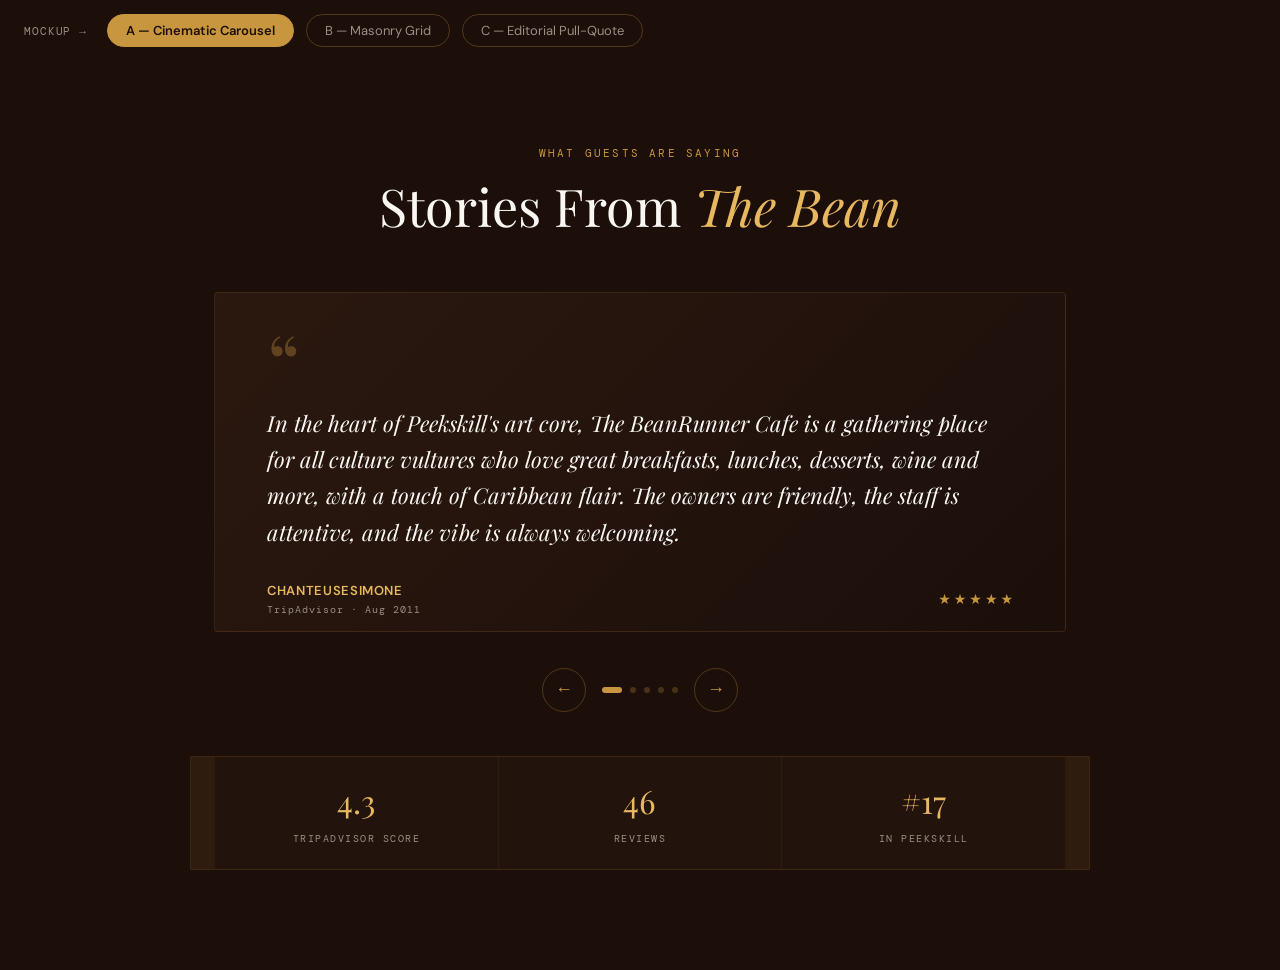
<file: BeanRunner_Reviews_Mockups.html>
<!DOCTYPE html>
<html lang="en">
<head>
<meta charset="UTF-8">
<meta name="viewport" content="width=device-width, initial-scale=1.0">
<title>BeanRunner Cafe — Review Section Mockups</title>
<link rel="preconnect" href="https://fonts.googleapis.com">
<link rel="preconnect" href="https://fonts.gstatic.com" crossorigin>
<link href="https://fonts.googleapis.com/css2?family=Playfair+Display:ital,wght@0,400;0,600;0,700;1,400;1,600&family=DM+Sans:wght@300;400;500;600&family=DM+Mono:wght@400;500&display=swap" rel="stylesheet">
<style>
:root {
  --espresso: #1C0F0A;
  --roast:    #2C1A10;
  --amber:    #C8963E;
  --gold:     #E8B860;
  --cream:    #F5EFE0;
  --parchment:#EDE5D0;
  --ash:      #5A5248;
  --smoke:    #9A8F82;
  --white:    #FAF7F2;
  --ink:      #1A1614;
  --serif:    'Playfair Display', Georgia, serif;
  --sans:     'DM Sans', system-ui, sans-serif;
  --mono:     'DM Mono', monospace;
}

* { margin: 0; padding: 0; box-sizing: border-box; }

body {
  background: #f0ebe0;
  font-family: var(--sans);
  color: var(--ink);
}

/* ── SELECTOR BAR ─────────────────────────────────────── */
.selector-bar {
  position: sticky;
  top: 0;
  z-index: 100;
  background: var(--espresso);
  padding: 14px 24px;
  display: flex;
  align-items: center;
  gap: 12px;
  flex-wrap: wrap;
}
.selector-bar span {
  color: var(--smoke);
  font-family: var(--mono);
  font-size: 11px;
  letter-spacing: .08em;
  text-transform: uppercase;
  margin-right: 8px;
}
.sel-btn {
  background: transparent;
  border: 1px solid rgba(200,150,62,.3);
  color: var(--smoke);
  font-family: var(--sans);
  font-size: 13px;
  padding: 7px 18px;
  border-radius: 20px;
  cursor: pointer;
  transition: all .2s;
}
.sel-btn:hover { border-color: var(--amber); color: var(--amber); }
.sel-btn.active {
  background: var(--amber);
  border-color: var(--amber);
  color: var(--espresso);
  font-weight: 600;
}
.variant-section { display: none; }
.variant-section.visible { display: block; }

/* ═══════════════════════════════════════════════════════
   VARIANT A — CINEMATIC CAROUSEL
   Dark, moody, full-width cards that cycle with fade+slide
═══════════════════════════════════════════════════════ */
#varA {
  background: var(--espresso);
  padding: 80px 0 100px;
  overflow: hidden;
}
.va-header {
  text-align: center;
  margin-bottom: 56px;
  padding: 0 24px;
}
.va-eyebrow {
  display: inline-block;
  font-family: var(--mono);
  font-size: 11px;
  letter-spacing: .2em;
  text-transform: uppercase;
  color: var(--amber);
  margin-bottom: 16px;
}
.va-title {
  font-family: var(--serif);
  font-size: clamp(32px, 5vw, 52px);
  font-weight: 400;
  color: var(--white);
  line-height: 1.15;
}
.va-title em { color: var(--gold); font-style: italic; }

.va-track-wrap {
  position: relative;
  max-width: 900px;
  margin: 0 auto;
  padding: 0 24px;
}
.va-track {
  position: relative;
  height: 340px;
}
.va-card {
  position: absolute;
  inset: 0;
  display: flex;
  flex-direction: column;
  justify-content: space-between;
  background: linear-gradient(135deg, rgba(44,26,16,.95) 0%, rgba(28,15,10,.98) 100%);
  border: 1px solid rgba(200,150,62,.15);
  border-radius: 4px;
  padding: 44px 52px;
  opacity: 0;
  transform: translateX(40px);
  transition: opacity .5s ease, transform .5s ease;
  pointer-events: none;
}
.va-card.active {
  opacity: 1;
  transform: translateX(0);
  pointer-events: all;
}
.va-quote-mark {
  font-family: var(--serif);
  font-size: 80px;
  line-height: .6;
  color: var(--amber);
  opacity: .35;
  margin-bottom: 20px;
  display: block;
}
.va-text {
  font-family: var(--serif);
  font-size: clamp(17px, 2.2vw, 22px);
  font-style: italic;
  color: var(--white);
  line-height: 1.65;
  flex: 1;
}
.va-meta {
  margin-top: 32px;
  display: flex;
  align-items: center;
  justify-content: space-between;
}
.va-meta-left { display: flex; flex-direction: column; gap: 4px; }
.va-name {
  font-family: var(--sans);
  font-size: 13px;
  font-weight: 600;
  color: var(--gold);
  letter-spacing: .05em;
  text-transform: uppercase;
}
.va-source {
  font-family: var(--mono);
  font-size: 10px;
  color: var(--smoke);
  letter-spacing: .1em;
}
.va-stars { display: flex; gap: 3px; }
.va-star { color: var(--amber); font-size: 14px; }

.va-nav {
  display: flex;
  align-items: center;
  justify-content: center;
  gap: 16px;
  margin-top: 36px;
}
.va-arrow {
  width: 44px; height: 44px;
  border: 1px solid rgba(200,150,62,.3);
  border-radius: 50%;
  background: transparent;
  color: var(--amber);
  font-size: 18px;
  cursor: pointer;
  display: flex; align-items: center; justify-content: center;
  transition: all .2s;
}
.va-arrow:hover { background: var(--amber); color: var(--espresso); }
.va-dots {
  display: flex; gap: 8px;
}
.va-dot {
  width: 6px; height: 6px;
  border-radius: 50%;
  background: rgba(200,150,62,.25);
  cursor: pointer;
  transition: all .25s;
}
.va-dot.active {
  background: var(--amber);
  width: 20px;
  border-radius: 3px;
}

.va-strip {
  max-width: 900px;
  margin: 44px auto 0;
  padding: 0 24px;
  display: grid;
  grid-template-columns: repeat(3, 1fr);
  gap: 1px;
  background: rgba(200,150,62,.1);
  border: 1px solid rgba(200,150,62,.1);
  border-radius: 2px;
  overflow: hidden;
}
.va-stat {
  padding: 22px 28px;
  text-align: center;
  background: rgba(28,15,10,.6);
}
.va-stat-num {
  font-family: var(--serif);
  font-size: 32px;
  color: var(--gold);
  display: block;
  margin-bottom: 4px;
}
.va-stat-lbl {
  font-family: var(--mono);
  font-size: 10px;
  letter-spacing: .15em;
  text-transform: uppercase;
  color: var(--smoke);
}


/* ═══════════════════════════════════════════════════════
   VARIANT B — MASONRY MOSAIC GRID
   Cream background, varied card heights, Google-badge feel
═══════════════════════════════════════════════════════ */
#varB {
  background: var(--cream);
  padding: 80px 0 100px;
}
.vb-inner {
  max-width: 1100px;
  margin: 0 auto;
  padding: 0 32px;
}
.vb-header {
  display: flex;
  justify-content: space-between;
  align-items: flex-end;
  margin-bottom: 48px;
  gap: 24px;
  flex-wrap: wrap;
}
.vb-left {}
.vb-eyebrow {
  font-family: var(--mono);
  font-size: 11px;
  letter-spacing: .2em;
  text-transform: uppercase;
  color: var(--amber);
  margin-bottom: 10px;
  display: block;
}
.vb-title {
  font-family: var(--serif);
  font-size: clamp(28px, 4vw, 44px);
  color: var(--espresso);
  line-height: 1.15;
}
.vb-title em { font-style: italic; color: var(--amber); }
.vb-score {
  display: flex;
  flex-direction: column;
  align-items: flex-end;
  gap: 4px;
}
.vb-score-num {
  font-family: var(--serif);
  font-size: 52px;
  font-weight: 700;
  color: var(--espresso);
  line-height: 1;
}
.vb-score-stars { display: flex; gap: 4px; }
.vb-score-star { color: var(--amber); font-size: 18px; }
.vb-score-lbl {
  font-family: var(--mono);
  font-size: 10px;
  letter-spacing: .12em;
  text-transform: uppercase;
  color: var(--smoke);
}

.vb-grid {
  columns: 3;
  column-gap: 20px;
}
@media (max-width: 900px) { .vb-grid { columns: 2; } }
@media (max-width: 560px) { .vb-grid { columns: 1; } }

.vb-card {
  break-inside: avoid;
  background: var(--white);
  border-radius: 3px;
  padding: 28px 28px 24px;
  margin-bottom: 20px;
  border-bottom: 3px solid transparent;
  transition: border-color .2s, transform .2s, box-shadow .2s;
  position: relative;
  overflow: hidden;
}
.vb-card::before {
  content: '';
  position: absolute;
  top: 0; left: 0; right: 0;
  height: 2px;
  background: linear-gradient(90deg, transparent, var(--amber), transparent);
  opacity: 0;
  transition: opacity .2s;
}
.vb-card:hover {
  border-bottom-color: var(--amber);
  transform: translateY(-2px);
  box-shadow: 0 8px 32px rgba(28,15,10,.1);
}
.vb-card:hover::before { opacity: 1; }

.vb-card-top {
  display: flex;
  align-items: flex-start;
  justify-content: space-between;
  margin-bottom: 14px;
}
.vb-reviewer { display: flex; align-items: center; gap: 12px; }
.vb-avatar {
  width: 38px; height: 38px;
  border-radius: 50%;
  background: var(--amber);
  display: flex; align-items: center; justify-content: center;
  font-family: var(--serif);
  font-size: 15px;
  color: var(--espresso);
  font-weight: 700;
  flex-shrink: 0;
}
.vb-rev-name {
  font-family: var(--sans);
  font-size: 13px;
  font-weight: 600;
  color: var(--espresso);
  display: block;
}
.vb-rev-date {
  font-family: var(--mono);
  font-size: 10px;
  color: var(--smoke);
  letter-spacing: .05em;
}
.vb-card-stars { display: flex; gap: 2px; margin-top: 2px; }
.vb-cstar { color: var(--amber); font-size: 12px; }
.vb-card-title {
  font-family: var(--serif);
  font-size: 15px;
  font-weight: 600;
  color: var(--espresso);
  margin-bottom: 8px;
  font-style: italic;
}
.vb-card-text {
  font-family: var(--sans);
  font-size: 13.5px;
  line-height: 1.65;
  color: var(--ash);
}
.vb-card-tag {
  display: inline-block;
  margin-top: 14px;
  font-family: var(--mono);
  font-size: 9px;
  letter-spacing: .12em;
  text-transform: uppercase;
  color: var(--smoke);
  border: 1px solid var(--parchment);
  padding: 3px 8px;
  border-radius: 2px;
}
/* Feature card */
.vb-card.featured {
  background: var(--espresso);
  border-bottom-color: var(--amber);
}
.vb-card.featured .vb-rev-name { color: var(--gold); }
.vb-card.featured .vb-card-title { color: var(--white); }
.vb-card.featured .vb-card-text { color: rgba(245,239,224,.7); }
.vb-card.featured .vb-card-tag { color: var(--smoke); border-color: rgba(90,82,72,.4); }
.vb-card.featured .vb-avatar {
  background: rgba(200,150,62,.2);
  color: var(--gold);
  border: 1px solid rgba(200,150,62,.3);
}

.vb-cta {
  margin-top: 40px;
  text-align: center;
}
.vb-cta-btn {
  display: inline-block;
  background: transparent;
  border: 1.5px solid var(--espresso);
  color: var(--espresso);
  font-family: var(--mono);
  font-size: 11px;
  letter-spacing: .15em;
  text-transform: uppercase;
  padding: 13px 32px;
  text-decoration: none;
  border-radius: 2px;
  cursor: pointer;
  transition: all .2s;
}
.vb-cta-btn:hover {
  background: var(--espresso);
  color: var(--cream);
}


/* ═══════════════════════════════════════════════════════
   VARIANT C — EDITORIAL PULL-QUOTE
   Asymmetric layout, magazine feel, one hero + ticker strip
═══════════════════════════════════════════════════════ */
#varC {
  background: var(--parchment);
  padding: 80px 0 100px;
  overflow: hidden;
}
.vc-inner {
  max-width: 1100px;
  margin: 0 auto;
  padding: 0 32px;
}
.vc-eyebrow {
  font-family: var(--mono);
  font-size: 11px;
  letter-spacing: .2em;
  text-transform: uppercase;
  color: var(--amber);
  margin-bottom: 20px;
  display: block;
}

.vc-split {
  display: grid;
  grid-template-columns: 1.4fr 1fr;
  gap: 60px;
  align-items: start;
  margin-bottom: 64px;
}
@media (max-width: 780px) { .vc-split { grid-template-columns: 1fr; } }

.vc-hero-quote {
  position: relative;
}
.vc-giant-q {
  font-family: var(--serif);
  font-size: 160px;
  line-height: .7;
  color: var(--amber);
  opacity: .18;
  position: absolute;
  top: -20px;
  left: -12px;
  pointer-events: none;
  user-select: none;
}
.vc-hero-text {
  font-family: var(--serif);
  font-size: clamp(24px, 3.5vw, 36px);
  font-style: italic;
  color: var(--espresso);
  line-height: 1.55;
  position: relative;
  z-index: 1;
  padding-top: 16px;
}
.vc-hero-text strong {
  font-style: normal;
  color: var(--amber);
  font-weight: 700;
}
.vc-hero-meta {
  margin-top: 28px;
  display: flex;
  align-items: center;
  gap: 16px;
}
.vc-hero-line {
  width: 40px;
  height: 2px;
  background: var(--amber);
}
.vc-hero-name {
  font-family: var(--sans);
  font-size: 13px;
  font-weight: 600;
  color: var(--espresso);
  letter-spacing: .04em;
}
.vc-hero-src {
  font-family: var(--mono);
  font-size: 10px;
  color: var(--smoke);
  letter-spacing: .1em;
}
.vc-hero-stars { display: flex; gap: 3px; margin-top: 6px; }
.vc-hstar { color: var(--amber); font-size: 13px; }

/* Stack of mini quotes on right */
.vc-stack { display: flex; flex-direction: column; gap: 20px; }
.vc-mini {
  background: var(--white);
  border-left: 3px solid var(--amber);
  padding: 18px 20px;
  border-radius: 0 3px 3px 0;
  cursor: pointer;
  transition: border-left-color .2s, background .2s;
}
.vc-mini:hover { background: var(--cream); }
.vc-mini-text {
  font-family: var(--serif);
  font-style: italic;
  font-size: 14px;
  color: var(--ash);
  line-height: 1.6;
  margin-bottom: 10px;
}
.vc-mini-meta {
  display: flex;
  justify-content: space-between;
  align-items: center;
}
.vc-mini-name {
  font-family: var(--sans);
  font-size: 11px;
  font-weight: 600;
  color: var(--espresso);
  text-transform: uppercase;
  letter-spacing: .06em;
}
.vc-mini-stars { display: flex; gap: 2px; }
.vc-mstar { color: var(--amber); font-size: 10px; }

/* Ticker strip */
.vc-ticker-wrap {
  border-top: 1px solid rgba(28,15,10,.12);
  border-bottom: 1px solid rgba(28,15,10,.12);
  overflow: hidden;
  padding: 18px 0;
  margin: 0 -32px;
  background: var(--espresso);
}
.vc-ticker {
  display: flex;
  gap: 0;
  width: max-content;
  animation: ticker 30s linear infinite;
}
@keyframes ticker {
  0% { transform: translateX(0); }
  100% { transform: translateX(-50%); }
}
.vc-ticker-item {
  display: flex;
  align-items: center;
  gap: 16px;
  padding: 0 40px;
  white-space: nowrap;
  flex-shrink: 0;
}
.vc-ticker-quote {
  font-family: var(--serif);
  font-style: italic;
  font-size: 14px;
  color: var(--cream);
  opacity: .75;
}
.vc-ticker-dot {
  width: 4px; height: 4px;
  border-radius: 50%;
  background: var(--amber);
  flex-shrink: 0;
}

/* Score section */
.vc-bottom {
  margin-top: 56px;
  display: flex;
  gap: 48px;
  align-items: center;
  flex-wrap: wrap;
}
.vc-big-score {
  display: flex;
  flex-direction: column;
  align-items: center;
  gap: 4px;
}
.vc-score-ring {
  width: 90px; height: 90px;
  border-radius: 50%;
  border: 2px solid var(--amber);
  display: flex; align-items: center; justify-content: center;
  flex-direction: column;
  background: var(--white);
}
.vc-score-n {
  font-family: var(--serif);
  font-size: 28px;
  font-weight: 700;
  color: var(--espresso);
  line-height: 1;
}
.vc-score-d {
  font-family: var(--mono);
  font-size: 9px;
  color: var(--smoke);
}
.vc-score-lbl {
  font-family: var(--mono);
  font-size: 9px;
  letter-spacing: .12em;
  text-transform: uppercase;
  color: var(--smoke);
  text-align: center;
  margin-top: 6px;
}
.vc-bars { flex: 1; min-width: 240px; }
.vc-bar-row {
  display: flex;
  align-items: center;
  gap: 12px;
  margin-bottom: 8px;
}
.vc-bar-lbl {
  font-family: var(--mono);
  font-size: 10px;
  color: var(--smoke);
  width: 54px;
  text-align: right;
  letter-spacing: .05em;
}
.vc-bar-track {
  flex: 1;
  height: 5px;
  background: var(--parchment);
  border-radius: 3px;
  overflow: hidden;
}
.vc-bar-fill {
  height: 100%;
  background: var(--amber);
  border-radius: 3px;
  transition: width .8s ease;
}
.vc-bar-pct {
  font-family: var(--mono);
  font-size: 10px;
  color: var(--ash);
  width: 28px;
}
.vc-reviews-lbl {
  font-family: var(--sans);
  font-size: 13px;
  color: var(--ash);
}
.vc-reviews-lbl strong {
  font-weight: 700;
  color: var(--espresso);
}

</style>
</head>
<body>

<!-- SELECTOR BAR -->
<div class="selector-bar">
  <span>Mockup →</span>
  <button class="sel-btn active" onclick="showVariant('A', this)">A — Cinematic Carousel</button>
  <button class="sel-btn" onclick="showVariant('B', this)">B — Masonry Grid</button>
  <button class="sel-btn" onclick="showVariant('C', this)">C — Editorial Pull-Quote</button>
</div>


<!-- ══════════════════════════════════════════
     VARIANT A — CINEMATIC CAROUSEL
══════════════════════════════════════════ -->
<section id="varA" class="variant-section visible">
  <div class="va-header">
    <div class="va-eyebrow">What Guests Are Saying</div>
    <h2 class="va-title">Stories From <em>The Bean</em></h2>
  </div>
  <div class="va-track-wrap">
    <div class="va-track" id="vaTrack">

      <div class="va-card active" data-idx="0">
        <span class="va-quote-mark">&ldquo;</span>
        <p class="va-text">In the heart of Peekskill's art core, The BeanRunner Cafe is a gathering place for all culture vultures who love great breakfasts, lunches, desserts, wine and more, with a touch of Caribbean flair. The owners are friendly, the staff is attentive, and the vibe is always welcoming.</p>
        <div class="va-meta">
          <div class="va-meta-left">
            <span class="va-name">ChanteuseSimone</span>
            <span class="va-source">TripAdvisor · Aug 2011</span>
          </div>
          <div class="va-stars">
            <span class="va-star">★</span><span class="va-star">★</span><span class="va-star">★</span><span class="va-star">★</span><span class="va-star">★</span>
          </div>
        </div>
      </div>

      <div class="va-card" data-idx="1">
        <span class="va-quote-mark">&ldquo;</span>
        <p class="va-text">Bean Runner is a wonderful addition to the Hudson Valley music scene. It's a small, cozy room with excellent sound. The musicians are the main attraction — they range from good to fabulous.</p>
        <div class="va-meta">
          <div class="va-meta-left">
            <span class="va-name">Larry K</span>
            <span class="va-source">TripAdvisor · Mar 2017</span>
          </div>
          <div class="va-stars">
            <span class="va-star">★</span><span class="va-star">★</span><span class="va-star">★</span><span class="va-star">★</span><span class="va-star">★</span>
          </div>
        </div>
      </div>

      <div class="va-card" data-idx="2">
        <span class="va-quote-mark">&ldquo;</span>
        <p class="va-text">Super tasty, comfortable, casual place for a weekend lunch! Everything looked good, and I really loved the coconut-curry chickpeas. It looks like they have live music sometimes too, and I can see that would be fun.</p>
        <div class="va-meta">
          <div class="va-meta-left">
            <span class="va-name">Bonnie M</span>
            <span class="va-source">TripAdvisor · Aug 2024</span>
          </div>
          <div class="va-stars">
            <span class="va-star">★</span><span class="va-star">★</span><span class="va-star">★</span><span class="va-star">★</span><span class="va-star">★</span>
          </div>
        </div>
      </div>

      <div class="va-card" data-idx="3">
        <span class="va-quote-mark">&ldquo;</span>
        <p class="va-text">Loved this place! Coffee was robust and fresh. Pastry and service excellent. A great place to chill with a great cup of Java — relaxed atmosphere and helpful staff. Upscale village feel!</p>
        <div class="va-meta">
          <div class="va-meta-left">
            <span class="va-name">Antonia S</span>
            <span class="va-source">TripAdvisor · Apr 2018</span>
          </div>
          <div class="va-stars">
            <span class="va-star">★</span><span class="va-star">★</span><span class="va-star">★</span><span class="va-star">★</span><span class="va-star">★</span>
          </div>
        </div>
      </div>

      <div class="va-card" data-idx="4">
        <span class="va-quote-mark">&ldquo;</span>
        <p class="va-text">Cozy coffee house with excellent soups, sandwiches, cakes and friendly servers. Relaxed on a comfy couch — far better than any Starbucks, including the taste of the coffee.</p>
        <div class="va-meta">
          <div class="va-meta-left">
            <span class="va-name">FredLawrence_NC</span>
            <span class="va-source">TripAdvisor · Oct 2017</span>
          </div>
          <div class="va-stars">
            <span class="va-star">★</span><span class="va-star">★</span><span class="va-star">★</span><span class="va-star">★</span><span class="va-star">★</span>
          </div>
        </div>
      </div>

    </div><!-- /va-track -->

    <div class="va-nav">
      <button class="va-arrow" onclick="vaPrev()">&#8592;</button>
      <div class="va-dots" id="vaDots">
        <div class="va-dot active" onclick="vaGo(0)"></div>
        <div class="va-dot" onclick="vaGo(1)"></div>
        <div class="va-dot" onclick="vaGo(2)"></div>
        <div class="va-dot" onclick="vaGo(3)"></div>
        <div class="va-dot" onclick="vaGo(4)"></div>
      </div>
      <button class="va-arrow" onclick="vaNext()">&#8594;</button>
    </div>
  </div><!-- /va-track-wrap -->

  <div class="va-strip">
    <div class="va-stat">
      <span class="va-stat-num">4.3</span>
      <span class="va-stat-lbl">TripAdvisor Score</span>
    </div>
    <div class="va-stat">
      <span class="va-stat-num">46</span>
      <span class="va-stat-lbl">Reviews</span>
    </div>
    <div class="va-stat">
      <span class="va-stat-num">#17</span>
      <span class="va-stat-lbl">in Peekskill</span>
    </div>
  </div>
</section>


<!-- ══════════════════════════════════════════
     VARIANT B — MASONRY GRID
══════════════════════════════════════════ -->
<section id="varB" class="variant-section">
  <div class="vb-inner">
    <div class="vb-header">
      <div class="vb-left">
        <span class="vb-eyebrow">Guest Reviews</span>
        <h2 class="vb-title">What People<br>Are <em>Loving</em></h2>
      </div>
      <div class="vb-score">
        <span class="vb-score-num">4.3</span>
        <div class="vb-score-stars">
          <span class="vb-score-star">★</span><span class="vb-score-star">★</span><span class="vb-score-star">★</span><span class="vb-score-star">★</span><span class="vb-score-star" style="opacity:.4">★</span>
        </div>
        <span class="vb-score-lbl">46 reviews · TripAdvisor</span>
      </div>
    </div>

    <div class="vb-grid">

      <div class="vb-card featured">
        <div class="vb-card-top">
          <div class="vb-reviewer">
            <div class="vb-avatar">C</div>
            <div>
              <span class="vb-rev-name">ChanteuseSimone</span>
              <span class="vb-rev-date" style="color:var(--smoke)">Aug 2011</span>
            </div>
          </div>
        </div>
        <div class="vb-card-stars" style="margin-bottom:10px">
          <span class="vb-cstar">★</span><span class="vb-cstar">★</span><span class="vb-cstar">★</span><span class="vb-cstar">★</span><span class="vb-cstar">★</span>
        </div>
        <div class="vb-card-title" style="color:var(--gold)">Artsy cafe with live music, theatre & gallery</div>
        <p class="vb-card-text" style="color:rgba(245,239,224,.72)">In the heart of Peekskill's art core, BeanRunner is a gathering place for all culture vultures. The owners are friendly, the staff is attentive, and the vibe is always welcoming.</p>
        <span class="vb-card-tag">TripAdvisor</span>
      </div>

      <div class="vb-card">
        <div class="vb-card-top">
          <div class="vb-reviewer">
            <div class="vb-avatar">B</div>
            <div>
              <span class="vb-rev-name">Bonnie M</span>
              <span class="vb-rev-date">Aug 2024</span>
            </div>
          </div>
        </div>
        <div class="vb-card-stars" style="margin-bottom:10px">
          <span class="vb-cstar">★</span><span class="vb-cstar">★</span><span class="vb-cstar">★</span><span class="vb-cstar">★</span><span class="vb-cstar">★</span>
        </div>
        <div class="vb-card-title">Nice lunch spot</div>
        <p class="vb-card-text">Super tasty, comfortable, casual place for a weekend lunch! Everything looked good — I really loved the coconut-curry chickpeas.</p>
        <span class="vb-card-tag">TripAdvisor</span>
      </div>

      <div class="vb-card">
        <div class="vb-card-top">
          <div class="vb-reviewer">
            <div class="vb-avatar">J</div>
            <div>
              <span class="vb-rev-name">Jennella Y</span>
              <span class="vb-rev-date">Sep 2020</span>
            </div>
          </div>
        </div>
        <div class="vb-card-stars" style="margin-bottom:10px">
          <span class="vb-cstar">★</span><span class="vb-cstar">★</span><span class="vb-cstar">★</span><span class="vb-cstar">★</span><span class="vb-cstar">★</span>
        </div>
        <div class="vb-card-title">My favorite place in Peekskill</div>
        <p class="vb-card-text">As an artist, BeanRunner has a great inspirational vibe. Low-key but with a good variety of food and drinks. I ate here for breakfast and lunch several times.</p>
        <span class="vb-card-tag">TripAdvisor</span>
      </div>

      <div class="vb-card">
        <div class="vb-card-top">
          <div class="vb-reviewer">
            <div class="vb-avatar">L</div>
            <div>
              <span class="vb-rev-name">Larry K</span>
              <span class="vb-rev-date">Mar 2017</span>
            </div>
          </div>
        </div>
        <div class="vb-card-stars" style="margin-bottom:10px">
          <span class="vb-cstar">★</span><span class="vb-cstar">★</span><span class="vb-cstar">★</span><span class="vb-cstar">★</span><span class="vb-cstar">★</span>
        </div>
        <div class="vb-card-title">Wonderful addition to the Hudson Valley music scene</div>
        <p class="vb-card-text">I've been there frequently on weekend evenings for wonderful, mostly NY area musicians. It's a small, cozy room with excellent sound. The musicians range from good to fabulous.</p>
        <span class="vb-card-tag">TripAdvisor</span>
      </div>

      <div class="vb-card">
        <div class="vb-card-top">
          <div class="vb-reviewer">
            <div class="vb-avatar">A</div>
            <div>
              <span class="vb-rev-name">Antonia S</span>
              <span class="vb-rev-date">Apr 2018</span>
            </div>
          </div>
        </div>
        <div class="vb-card-stars" style="margin-bottom:10px">
          <span class="vb-cstar">★</span><span class="vb-cstar">★</span><span class="vb-cstar">★</span><span class="vb-cstar">★</span><span class="vb-cstar">★</span>
        </div>
        <div class="vb-card-title">Upscale Village Feel!</div>
        <p class="vb-card-text">Loved this place! Coffee was robust and fresh. Pastry and service excellent. Relaxed atmosphere and helpful staff.</p>
        <span class="vb-card-tag">TripAdvisor</span>
      </div>

      <div class="vb-card">
        <div class="vb-card-top">
          <div class="vb-reviewer">
            <div class="vb-avatar">F</div>
            <div>
              <span class="vb-rev-name">FredLawrence_NC</span>
              <span class="vb-rev-date">Oct 2017</span>
            </div>
          </div>
        </div>
        <div class="vb-card-stars" style="margin-bottom:10px">
          <span class="vb-cstar">★</span><span class="vb-cstar">★</span><span class="vb-cstar">★</span><span class="vb-cstar">★</span><span class="vb-cstar">★</span>
        </div>
        <div class="vb-card-title">Comfy sofa and coffee</div>
        <p class="vb-card-text">Cozy coffee house with excellent soups, sandwiches, cakes and friendly servers. Far better than any Starbucks — including the taste of the coffee.</p>
        <span class="vb-card-tag">TripAdvisor</span>
      </div>

      <div class="vb-card">
        <div class="vb-card-top">
          <div class="vb-reviewer">
            <div class="vb-avatar">R</div>
            <div>
              <span class="vb-rev-name">RobbieV23</span>
              <span class="vb-rev-date">Jun 2016</span>
            </div>
          </div>
        </div>
        <div class="vb-card-stars" style="margin-bottom:10px">
          <span class="vb-cstar">★</span><span class="vb-cstar">★</span><span class="vb-cstar">★</span><span class="vb-cstar">★</span><span class="vb-cstar">★</span>
        </div>
        <div class="vb-card-title">Great Sandwiches &amp; Smoothies!</div>
        <p class="vb-card-text">I've been coming here for about two years and their sandwiches &amp; smoothies are the best. Also really convenient for calling ahead and picking up a quick lunch.</p>
        <span class="vb-card-tag">TripAdvisor</span>
      </div>

      <div class="vb-card">
        <div class="vb-card-top">
          <div class="vb-reviewer">
            <div class="vb-avatar">65</div>
            <div>
              <span class="vb-rev-name">65Pony</span>
              <span class="vb-rev-date">Dec 2010</span>
            </div>
          </div>
        </div>
        <div class="vb-card-stars" style="margin-bottom:10px">
          <span class="vb-cstar">★</span><span class="vb-cstar">★</span><span class="vb-cstar">★</span><span class="vb-cstar">★</span><span class="vb-cstar" style="opacity:.3">★</span>
        </div>
        <div class="vb-card-title">The local coffee house</div>
        <p class="vb-card-text">The atmosphere is kinda beatnik, but really quite comforting. The courtyard out back is really very pleasant. Extremely reasonable for food, drinks AND entertainment.</p>
        <span class="vb-card-tag">TripAdvisor</span>
      </div>

    </div><!-- /vb-grid -->

    <div class="vb-cta">
      <a class="vb-cta-btn" href="https://www.tripadvisor.com/Restaurant_Review-g48374-d2302919-Reviews-Bean_Runner_Cafe-Peekskill_New_York.html" target="_blank">Read All 46 Reviews on TripAdvisor</a>
    </div>
  </div>
</section>


<!-- ══════════════════════════════════════════
     VARIANT C — EDITORIAL PULL-QUOTE
══════════════════════════════════════════ -->
<section id="varC" class="variant-section">
  <div class="vc-inner">
    <span class="vc-eyebrow">Guest Reviews &amp; Praise</span>

    <div class="vc-split">
      <!-- Hero quote left -->
      <div class="vc-hero-quote">
        <span class="vc-giant-q">&ldquo;</span>
        <p class="vc-hero-text">
          In the heart of Peekskill's art core, BeanRunner is a gathering place for all culture vultures. The owners are friendly, the staff is attentive, and the vibe is <strong>always welcoming.</strong>
        </p>
        <div class="vc-hero-meta">
          <div class="vc-hero-line"></div>
          <div>
            <div class="vc-hero-name">ChanteuseSimone</div>
            <div class="vc-hero-src">TripAdvisor · August 2011</div>
          </div>
        </div>
        <div class="vc-hero-stars">
          <span class="vc-hstar">★</span><span class="vc-hstar">★</span><span class="vc-hstar">★</span><span class="vc-hstar">★</span><span class="vc-hstar">★</span>
        </div>
      </div>

      <!-- Mini quotes right -->
      <div class="vc-stack">

        <div class="vc-mini">
          <p class="vc-mini-text">"Super tasty, comfortable, casual place for a weekend lunch! I really loved the coconut-curry chickpeas."</p>
          <div class="vc-mini-meta">
            <span class="vc-mini-name">Bonnie M · 2024</span>
            <div class="vc-mini-stars">
              <span class="vc-mstar">★</span><span class="vc-mstar">★</span><span class="vc-mstar">★</span><span class="vc-mstar">★</span><span class="vc-mstar">★</span>
            </div>
          </div>
        </div>

        <div class="vc-mini">
          <p class="vc-mini-text">"As an artist, it has a great inspirational vibe. Low-key but with a good variety of food and drinks."</p>
          <div class="vc-mini-meta">
            <span class="vc-mini-name">Jennella Y · 2020</span>
            <div class="vc-mini-stars">
              <span class="vc-mstar">★</span><span class="vc-mstar">★</span><span class="vc-mstar">★</span><span class="vc-mstar">★</span><span class="vc-mstar">★</span>
            </div>
          </div>
        </div>

        <div class="vc-mini">
          <p class="vc-mini-text">"The musicians range from good to fabulous. It's a small, cozy room with excellent sound."</p>
          <div class="vc-mini-meta">
            <span class="vc-mini-name">Larry K · 2017</span>
            <div class="vc-mini-stars">
              <span class="vc-mstar">★</span><span class="vc-mstar">★</span><span class="vc-mstar">★</span><span class="vc-mstar">★</span><span class="vc-mstar">★</span>
            </div>
          </div>
        </div>

        <div class="vc-mini">
          <p class="vc-mini-text">"Coffee was robust and fresh. Pastry and service excellent. Relaxed atmosphere and helpful staff!"</p>
          <div class="vc-mini-meta">
            <span class="vc-mini-name">Antonia S · 2018</span>
            <div class="vc-mini-stars">
              <span class="vc-mstar">★</span><span class="vc-mstar">★</span><span class="vc-mstar">★</span><span class="vc-mstar">★</span><span class="vc-mstar">★</span>
            </div>
          </div>
        </div>

      </div>
    </div><!-- /vc-split -->
  </div>

  <!-- Ticker -->
  <div class="vc-ticker-wrap">
    <div class="vc-ticker">
      <!-- duplicate for seamless loop -->
      <div class="vc-ticker-item"><span class="vc-ticker-quote">"Far better than any Starbucks, including the taste of the coffee."</span><div class="vc-ticker-dot"></div></div>
      <div class="vc-ticker-item"><span class="vc-ticker-quote">"Great atmosphere. Menu offers light fare with a bit of a twist."</span><div class="vc-ticker-dot"></div></div>
      <div class="vc-ticker-item"><span class="vc-ticker-quote">"I've been coming here for two years — sandwiches & smoothies are the best."</span><div class="vc-ticker-dot"></div></div>
      <div class="vc-ticker-item"><span class="vc-ticker-quote">"Extremely reasonable for food, drinks AND entertainment."</span><div class="vc-ticker-dot"></div></div>
      <div class="vc-ticker-item"><span class="vc-ticker-quote">"Quality music. Oh yeah, the food and drink are terrific."</span><div class="vc-ticker-dot"></div></div>
      <div class="vc-ticker-item"><span class="vc-ticker-quote">"$15 cover is very reasonable and the band was great."</span><div class="vc-ticker-dot"></div></div>
      <!-- repeat -->
      <div class="vc-ticker-item"><span class="vc-ticker-quote">"Far better than any Starbucks, including the taste of the coffee."</span><div class="vc-ticker-dot"></div></div>
      <div class="vc-ticker-item"><span class="vc-ticker-quote">"Great atmosphere. Menu offers light fare with a bit of a twist."</span><div class="vc-ticker-dot"></div></div>
      <div class="vc-ticker-item"><span class="vc-ticker-quote">"I've been coming here for two years — sandwiches & smoothies are the best."</span><div class="vc-ticker-dot"></div></div>
      <div class="vc-ticker-item"><span class="vc-ticker-quote">"Extremely reasonable for food, drinks AND entertainment."</span><div class="vc-ticker-dot"></div></div>
      <div class="vc-ticker-item"><span class="vc-ticker-quote">"Quality music. Oh yeah, the food and drink are terrific."</span><div class="vc-ticker-dot"></div></div>
      <div class="vc-ticker-item"><span class="vc-ticker-quote">"$15 cover is very reasonable and the band was great."</span><div class="vc-ticker-dot"></div></div>
    </div>
  </div>

  <div class="vc-inner">
    <div class="vc-bottom">
      <div class="vc-big-score">
        <div class="vc-score-ring">
          <span class="vc-score-n">4.3</span>
          <span class="vc-score-d">/ 5</span>
        </div>
        <div class="vc-score-lbl">TripAdvisor<br>Score</div>
      </div>
      <div class="vc-bars">
        <div class="vc-bar-row">
          <span class="vc-bar-lbl">Excellent</span>
          <div class="vc-bar-track"><div class="vc-bar-fill" style="width:43%"></div></div>
          <span class="vc-bar-pct">43%</span>
        </div>
        <div class="vc-bar-row">
          <span class="vc-bar-lbl">Very Good</span>
          <div class="vc-bar-track"><div class="vc-bar-fill" style="width:26%"></div></div>
          <span class="vc-bar-pct">26%</span>
        </div>
        <div class="vc-bar-row">
          <span class="vc-bar-lbl">Average</span>
          <div class="vc-bar-track"><div class="vc-bar-fill" style="width:15%"></div></div>
          <span class="vc-bar-pct">15%</span>
        </div>
        <div class="vc-bar-row">
          <span class="vc-bar-lbl">Poor</span>
          <div class="vc-bar-track"><div class="vc-bar-fill" style="width:9%"></div></div>
          <span class="vc-bar-pct">9%</span>
        </div>
        <div class="vc-bar-row">
          <span class="vc-bar-lbl">Terrible</span>
          <div class="vc-bar-track"><div class="vc-bar-fill" style="width:7%"></div></div>
          <span class="vc-bar-pct">7%</span>
        </div>
      </div>
      <div>
        <p class="vc-reviews-lbl"><strong>46 reviews</strong> on TripAdvisor</p>
        <p class="vc-reviews-lbl" style="margin-top:4px">Ranked <strong>#17</strong> of 87 restaurants in Peekskill</p>
      </div>
    </div>
  </div>
</section>


<script>
// ── Variant selector
function showVariant(v, btn) {
  document.querySelectorAll('.variant-section').forEach(s => s.classList.remove('visible'));
  document.querySelectorAll('.sel-btn').forEach(b => b.classList.remove('active'));
  document.getElementById('var' + v).classList.add('visible');
  btn.classList.add('active');
}

// ── Variant A carousel
let vaCurrent = 0;
const vaCards = document.querySelectorAll('.va-card');
const vaDots  = document.querySelectorAll('.va-dot');

function vaGo(idx) {
  vaCards[vaCurrent].classList.remove('active');
  vaDots[vaCurrent].classList.remove('active');
  vaCurrent = (idx + vaCards.length) % vaCards.length;
  vaCards[vaCurrent].classList.add('active');
  vaDots[vaCurrent].classList.add('active');
}
function vaNext() { vaGo(vaCurrent + 1); }
function vaPrev() { vaGo(vaCurrent - 1); }

// auto-advance every 5s
setInterval(vaNext, 5000);
</script>
</body>
</html>
</file>
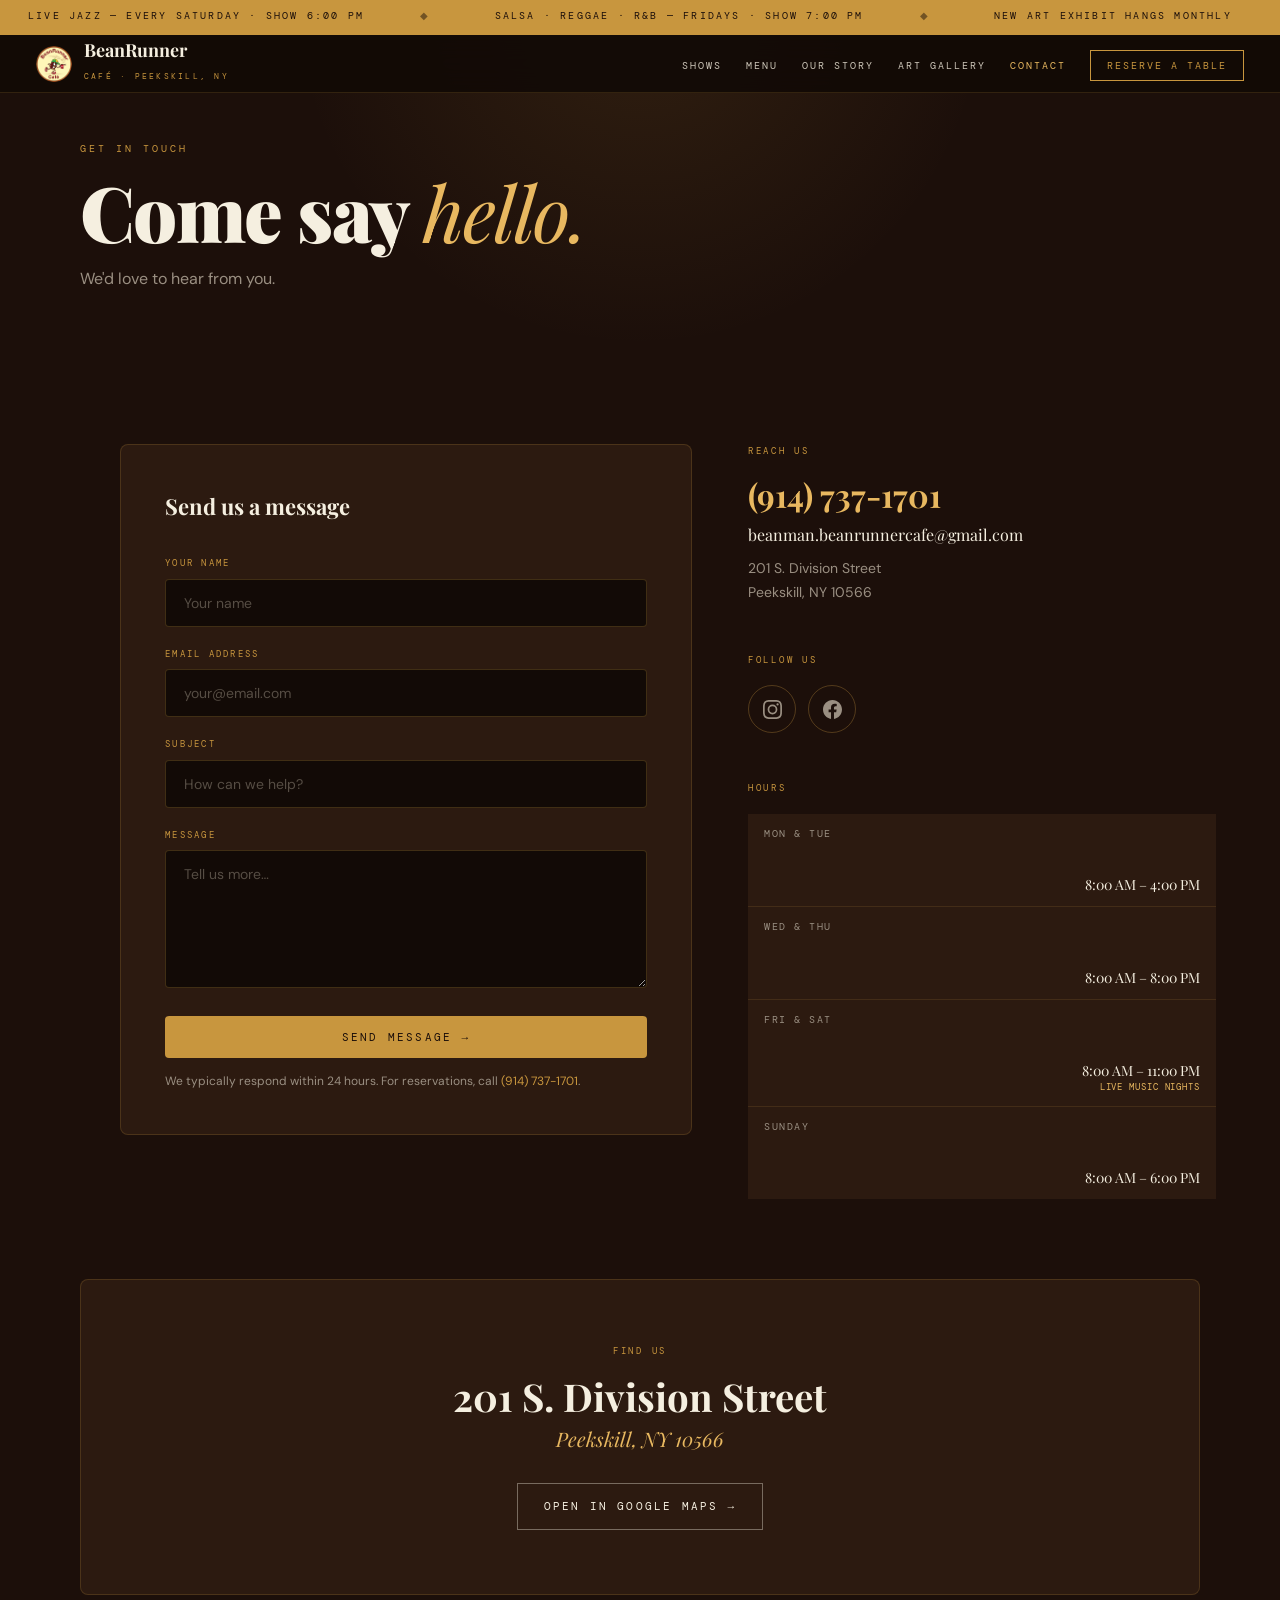
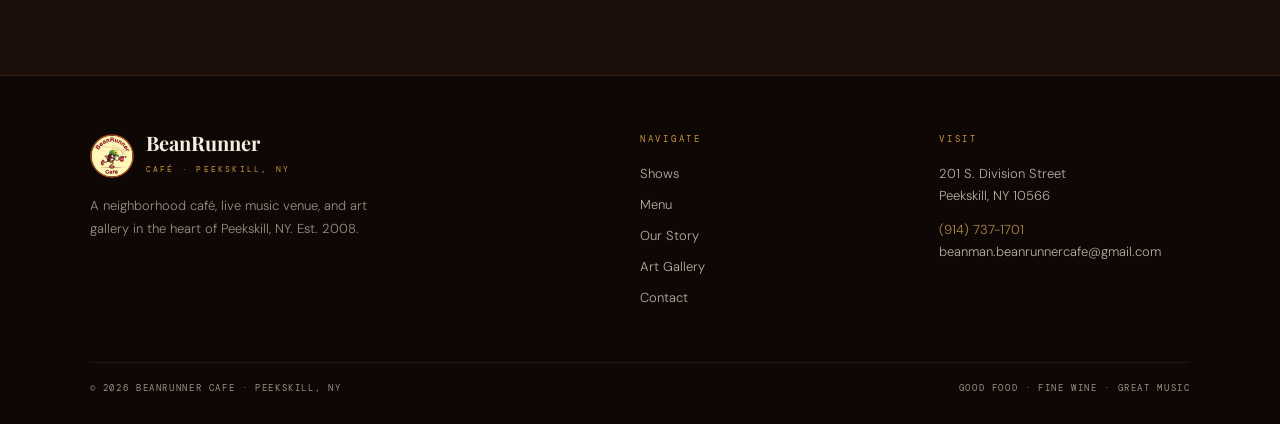
<file: site/contact.html>
<!DOCTYPE html>
<html lang="en">
<head>
<meta charset="UTF-8">
<meta name="viewport" content="width=device-width, initial-scale=1.0">
<title>Contact — BeanRunner Cafe · Peekskill, NY</title>
<meta name="description" content="Contact BeanRunner Cafe in Peekskill, NY. Call (914) 737-1701 or email us. 201 S. Division Street, Peekskill, NY 10566.">
<link rel="canonical" href="https://www.beanrunnercafe.com/contact">

<meta property="og:type" content="website">
<meta property="og:title" content="Contact — BeanRunner Cafe · Peekskill, NY">
<meta property="og:description" content="Get in touch with BeanRunner Cafe. Call, email, or visit us at 201 S. Division Street, Peekskill, NY.">
<meta property="og:image" content="https://www.beanrunnercafe.com/assets/images/interior.jpg">
<meta property="og:url" content="https://www.beanrunnercafe.com/contact">

<link rel="icon" href="assets/images/logo.png" type="image/png">
<link rel="preconnect" href="https://fonts.googleapis.com">
<link rel="preconnect" href="https://fonts.gstatic.com" crossorigin>
<link href="https://fonts.googleapis.com/css2?family=Playfair+Display:ital,wght@0,400;0,700;0,900;1,400;1,700;1,900&family=DM+Sans:wght@300;400;500&family=DM+Mono:wght@400;500&display=swap" rel="stylesheet">
<link rel="stylesheet" href="css/styles.css">
</head>
<body>

<div class="marquee" aria-hidden="true">
  <div class="marquee-track">
    <span>Live Jazz — Every Saturday · Show 6:00 pm</span><span class="dot">◆</span>
    <span>Salsa · Reggae · R&amp;B — Fridays · Show 7:00 pm</span><span class="dot">◆</span>
    <span>New Art Exhibit Hangs Monthly</span><span class="dot">◆</span>
    <span>Reserve: (914) 737-1701</span><span class="dot">◆</span>
    <span>Live Jazz — Every Saturday · Show 6:00 pm</span><span class="dot">◆</span>
    <span>Salsa · Reggae · R&amp;B — Fridays · Show 7:00 pm</span><span class="dot">◆</span>
    <span>New Art Exhibit Hangs Monthly</span><span class="dot">◆</span>
    <span>Reserve: (914) 737-1701</span><span class="dot">◆</span>
  </div>
</div>

<nav>
  <a href="index.html" class="nav-logo" aria-label="BeanRunner Cafe — home">
    <img src="assets/images/logo.png" alt="" width="36" height="36">
    <span>
      <span class="nav-logo-text">BeanRunner</span>
      <span class="nav-logo-sub">Café · Peekskill, NY</span>
    </span>
  </a>
  <button class="nav-toggle" aria-label="Toggle menu" aria-expanded="false" aria-controls="nav-links">
    <span></span><span></span><span></span>
  </button>
  <ul class="nav-links" id="nav-links">
    <li><a href="events.html">Shows</a></li>
    <li><a href="menu.html">Menu</a></li>
    <li><a href="about.html">Our Story</a></li>
    <li><a href="gallery.html">Art Gallery</a></li>
    <li><a href="contact.html" class="active">Contact</a></li>
    <li><a href="tel:+19147371701" class="nav-cta">Reserve a Table</a></li>
  </ul>
</nav>

<main>

  <!-- HERO -->
  <div class="contact-hero">
    <div class="contact-hero-glow" aria-hidden="true"></div>
    <span class="contact-hero-eyebrow">Get in touch</span>
    <h1>Come say <em>hello.</em></h1>
    <p class="contact-hero-sub">We'd love to hear from you.</p>
  </div>

  <!-- TWO-COLUMN SECTION -->
  <div class="contact-section">

    <!-- LEFT: FORM -->
    <div class="form-card reveal">
      <div class="form-card-title">Send us a message</div>
      <form name="contact" method="POST" data-netlify="true" netlify-honeypot="bot-field">
        <input type="hidden" name="form-name" value="contact">
        <p style="display:none;"><label>Don't fill this out: <input name="bot-field"></label></p>
        <div class="form-group">
          <label for="name">Your name</label>
          <input type="text" id="name" name="name" placeholder="Your name" autocomplete="name" required>
        </div>
        <div class="form-group">
          <label for="email">Email address</label>
          <input type="email" id="email" name="email" placeholder="your@email.com" autocomplete="email" required>
        </div>
        <div class="form-group">
          <label for="subject">Subject</label>
          <input type="text" id="subject" name="subject" placeholder="How can we help?">
        </div>
        <div class="form-group">
          <label for="message">Message</label>
          <textarea id="message" name="message" rows="6" placeholder="Tell us more…" required></textarea>
        </div>
        <button type="submit" class="btn-primary">Send Message →</button>
        <p class="form-note">We typically respond within 24 hours. For reservations, call <a href="tel:+19147371701">(914) 737-1701</a>.</p>
      </form>
    </div>

    <!-- RIGHT: INFO -->
    <div class="contact-info-panel reveal d1">

      <div>
        <span class="info-eyebrow">Reach us</span>
        <a href="tel:+19147371701" class="info-phone">(914) 737-1701</a>
        <a href="mailto:beanman.beanrunnercafe@gmail.com" class="info-email">beanman.beanrunnercafe@gmail.com</a>
        <div class="info-address">201 S. Division Street<br>Peekskill, NY 10566</div>
      </div>

      <div>
        <span class="info-eyebrow">Follow us</span>
        <div class="contact-social-row">
          <a href="https://www.instagram.com/thebeanrunnercafe/" target="_blank" rel="noopener" class="social-btn" aria-label="BeanRunner on Instagram">
            <svg viewBox="0 0 24 24" aria-hidden="true"><path d="M12 2.163c3.204 0 3.584.012 4.85.07 3.252.148 4.771 1.691 4.919 4.919.058 1.265.069 1.645.069 4.849 0 3.205-.012 3.584-.069 4.849-.149 3.225-1.664 4.771-4.919 4.919-1.266.058-1.644.07-4.85.07-3.204 0-3.584-.012-4.849-.07-3.26-.149-4.771-1.699-4.919-4.92-.058-1.265-.07-1.644-.07-4.849 0-3.204.013-3.583.07-4.849.149-3.227 1.664-4.771 4.919-4.919 1.266-.057 1.645-.069 4.849-.069zM12 0C8.741 0 8.333.014 7.053.072 2.695.272.273 2.69.073 7.052.014 8.333 0 8.741 0 12c0 3.259.014 3.668.072 4.948.2 4.358 2.618 6.78 6.98 6.98C8.333 23.986 8.741 24 12 24c3.259 0 3.668-.014 4.948-.072 4.354-.2 6.782-2.618 6.979-6.98.059-1.28.073-1.689.073-4.948 0-3.259-.014-3.667-.072-4.947-.196-4.354-2.617-6.78-6.979-6.98C15.668.014 15.259 0 12 0zm0 5.838a6.162 6.162 0 100 12.324 6.162 6.162 0 000-12.324zM12 16a4 4 0 110-8 4 4 0 010 8zm6.406-11.845a1.44 1.44 0 100 2.881 1.44 1.44 0 000-2.881z"/></svg>
          </a>
          <a href="https://www.facebook.com/beanman2/" target="_blank" rel="noopener" class="social-btn" aria-label="BeanRunner on Facebook">
            <svg viewBox="0 0 24 24" aria-hidden="true"><path d="M24 12.073C24 5.405 18.627 0 12 0S0 5.405 0 12.073c0 6.026 4.388 11.02 10.125 11.927v-8.437H7.078v-3.49h3.047V9.43c0-3.007 1.792-4.669 4.533-4.669 1.312 0 2.686.235 2.686.235v2.953H15.83c-1.491 0-1.956.925-1.956 1.874v2.25h3.328l-.532 3.49h-2.796v8.437C19.612 23.093 24 18.1 24 12.073z"/></svg>
          </a>
        </div>
      </div>

      <div>
        <span class="info-eyebrow">Hours</span>
        <table class="hours-table">
          <tr>
            <td class="hours-day">Mon &amp; Tue</td>
            <td class="hours-time">8:00 AM – 4:00 PM</td>
          </tr>
          <tr>
            <td class="hours-day">Wed &amp; Thu</td>
            <td class="hours-time">8:00 AM – 8:00 PM</td>
          </tr>
          <tr>
            <td class="hours-day">Fri &amp; Sat</td>
            <td class="hours-time">
              8:00 AM – 11:00 PM
              <span class="hours-note">Live music nights</span>
            </td>
          </tr>
          <tr>
            <td class="hours-day">Sunday</td>
            <td class="hours-time">8:00 AM – 6:00 PM</td>
          </tr>
        </table>
      </div>

    </div>
  </div>

  <!-- MAP -->
  <div class="map-section reveal d2">
    <span class="map-eyebrow">Find us</span>
    <div class="map-street">201 S. Division Street</div>
    <div class="map-city">Peekskill, NY 10566</div>
    <a href="https://maps.google.com/?q=201+S+Division+St+Peekskill+NY" target="_blank" rel="noopener" class="btn-ghost">Open in Google Maps →</a>
  </div>

</main>

<footer>
  <div class="footer-grid">
    <div class="footer-brand">
      <a href="index.html" class="nav-logo" aria-label="BeanRunner Cafe">
        <img src="assets/images/logo.png" alt="" style="width:44px;height:44px;border-radius:50%;">
        <span>
          <span class="nav-logo-text" style="font-size:20px;">BeanRunner</span>
          <span class="nav-logo-sub">Café · Peekskill, NY</span>
        </span>
      </a>
      <p>A neighborhood café, live music venue, and art gallery in the heart of Peekskill, NY. Est. 2008.</p>
    </div>
    <div>
      <div class="footer-col-title">Navigate</div>
      <ul class="footer-links">
        <li><a href="events.html">Shows</a></li>
        <li><a href="menu.html">Menu</a></li>
        <li><a href="about.html">Our Story</a></li>
        <li><a href="gallery.html">Art Gallery</a></li>
        <li><a href="contact.html">Contact</a></li>
      </ul>
    </div>
    <div>
      <div class="footer-col-title">Visit</div>
      <span class="footer-contact">201 S. Division Street<br>Peekskill, NY 10566</span>
      <a href="tel:+19147371701" class="footer-contact" style="color:var(--gold);margin-top:12px;">(914) 737-1701</a>
      <a href="mailto:beanman.beanrunnercafe@gmail.com" class="footer-contact">beanman.beanrunnercafe@gmail.com</a>
    </div>
  </div>
  <div class="footer-bottom">
    <span>© 2026 BeanRunner Cafe · Peekskill, NY</span>
    <span>Good food · Fine wine · Great music</span>
  </div>
</footer>

<script src="js/main.js"></script>
</body>
</html>
</file>
<file: site/css/styles.css>
/* ════════════════════════════════════════════════════════════════
   BeanRunner Cafe — Production Stylesheet
   Prototype E "Stage" Design System
   ════════════════════════════════════════════════════════════════ */

/* ─── TOKENS ─────────────────────────────────────────────────── */
:root {
  --espresso: #1C0F0A;
  --roast:    #2C1A10;
  --amber:    #C8963E;
  --gold:     #E8B860;
  --cream:    #F5EFE0;
  --parchment:#EDE5D0;
  --ash:      #5A5248;
  --smoke:    #9A8F82;
  --white:    #FAF7F2;
  --ink:      #1A1614;
  --serif: 'Playfair Display', Georgia, serif;
  --sans:  'DM Sans', system-ui, sans-serif;
  --mono:  'DM Mono', monospace;
  /* Fixed header: marquee(35px) + nav(58px) = 93px — no proto-banner in prod */
  --header-h: 93px;
}

/* ─── RESET ──────────────────────────────────────────────────── */
*, *::before, *::after { box-sizing: border-box; margin: 0; padding: 0; }
html { scroll-behavior: smooth; }
body {
  font-family: var(--sans);
  background: var(--espresso);
  color: var(--cream);
  overflow-x: hidden;
  line-height: 1.6;
}
::selection { background: var(--gold); color: var(--espresso); }
::-webkit-scrollbar { width: 5px; height: 5px; }
::-webkit-scrollbar-track { background: var(--espresso); }
::-webkit-scrollbar-thumb { background: var(--amber); border-radius: 3px; }

/* ─── MARQUEE ────────────────────────────────────────────────── */
.marquee {
  position: fixed; top: 0; left: 0; right: 0; z-index: 950;
  background: var(--amber); color: var(--espresso); overflow: hidden;
  font-family: var(--mono); font-size: 10px; letter-spacing: 0.22em;
  text-transform: uppercase; padding: 8px 0; white-space: nowrap; height: 35px;
}
.marquee-track { display: inline-block; animation: marquee 28s linear infinite; }
.marquee:hover .marquee-track { animation-play-state: paused; }
.marquee-track span { margin: 0 28px; }
.marquee-track .dot { color: rgba(28,15,10,0.5); }
@keyframes marquee { from { transform: translateX(0); } to { transform: translateX(-50%); } }

/* ─── NAV ────────────────────────────────────────────────────── */
nav {
  position: fixed; top: 35px; left: 0; right: 0; z-index: 900;
  display: flex; align-items: center; justify-content: space-between;
  padding: 12px 36px; height: 58px;
  background: rgba(18,10,6,0.92);
  backdrop-filter: blur(14px);
  border-bottom: 1px solid rgba(200,150,62,0.18);
}
.nav-logo { display: flex; align-items: center; gap: 12px; text-decoration: none; flex-shrink: 0; }
.nav-logo img { width: 36px; height: 36px; border-radius: 50%; object-fit: cover; }
.nav-logo-text { font-family: var(--serif); font-size: 18px; font-weight: 700; color: var(--cream); display: block; line-height: 1.1; }
.nav-logo-sub { font-family: var(--mono); font-size: 8px; letter-spacing: 0.28em; text-transform: uppercase; color: var(--amber); }
.nav-links { display: flex; align-items: center; gap: 24px; list-style: none; }
.nav-links a {
  font-family: var(--mono); font-size: 10px; letter-spacing: 0.2em; text-transform: uppercase;
  color: var(--cream); opacity: .82; text-decoration: none; transition: color .22s, opacity .22s;
}
.nav-links a:hover { color: var(--gold); opacity: 1; }
.nav-links a.active { color: var(--gold); opacity: 1; }
.nav-cta {
  border: 1px solid var(--amber) !important; color: var(--amber) !important; opacity: 1 !important;
  padding: 8px 16px; transition: all .22s !important;
}
.nav-cta:hover { background: var(--amber) !important; color: var(--espresso) !important; }
.nav-toggle {
  display: none; background: none; border: none; cursor: pointer;
  flex-direction: column; gap: 5px; padding: 6px;
}
.nav-toggle span { display: block; width: 22px; height: 2px; background: var(--cream); transition: transform .3s, opacity .3s; }

/* ─── UTILITIES ──────────────────────────────────────────────── */
.eyebrow {
  font-family: var(--mono); font-size: 10px; letter-spacing: 0.35em;
  text-transform: uppercase; color: var(--amber); display: block; margin-bottom: 18px;
}
.section-title {
  font-family: var(--serif); font-size: clamp(30px, 4.8vw, 54px);
  font-weight: 700; line-height: 1.06; color: var(--cream);
}
.section-title em { color: var(--gold); font-style: italic; }
section {
  position: relative; padding: 96px 7vw; max-width: 1240px; margin: 0 auto;
}
.reveal {
  opacity: 0; transform: translateY(26px);
  transition: opacity .8s cubic-bezier(.22,.8,.3,1), transform .8s cubic-bezier(.22,.8,.3,1);
}
.reveal.in { opacity: 1; transform: none; }
.reveal.d1 { transition-delay: .12s; }
.reveal.d2 { transition-delay: .24s; }
.reveal.d3 { transition-delay: .36s; }
.btn-primary, .btn-ghost {
  font-family: var(--mono); font-size: 11px; letter-spacing: 0.2em; text-transform: uppercase;
  padding: 14px 26px; text-decoration: none; transition: all .28s; display: inline-block;
}
.btn-primary { background: var(--amber); color: var(--espresso); }
.btn-primary:hover { background: var(--gold); box-shadow: 0 0 32px rgba(232,184,96,0.4); }
.btn-ghost { border: 1px solid rgba(245,239,224,0.38); color: var(--cream); }
.btn-ghost:hover { border-color: var(--gold); color: var(--gold); }
.section-more {
  font-family: var(--mono); font-size: 10px; letter-spacing: 0.22em; text-transform: uppercase;
  color: var(--amber); text-decoration: none; border-bottom: 1px solid rgba(200,150,62,0.5);
  padding-bottom: 3px; transition: color .22s, border-color .22s;
}
.section-more:hover { color: var(--gold); border-color: var(--gold); }

/* ─── STAGE LIGHT (all page heroes) ─────────────────────────── */
.stage-light {
  position: absolute; top: -10%; left: 50%; transform: translateX(-50%);
  width: 120vmax; height: 100vmax; z-index: 0; pointer-events: none;
  background-image: url('../assets/images/mesh-gradient.webp');
  background-size: cover; background-position: 50% 20%;
  filter: blur(68px) saturate(1.3); opacity: 0.52;
  -webkit-mask-image: radial-gradient(closest-side, black 20%, transparent 68%);
  mask-image: radial-gradient(closest-side, black 20%, transparent 68%);
  animation: breathe 9s ease-in-out infinite;
}
@keyframes breathe { 0%,100% { opacity: .46; } 50% { opacity: .60; } }
.stage-floor {
  position: absolute; bottom: 0; left: 0; right: 0; height: 30%; z-index: 0;
  background: linear-gradient(transparent, var(--espresso) 80%); pointer-events: none;
}
/* Must not be overridden by #hero > * rules */
.stage-light, .stage-floor { position: absolute !important; }

/* ─── HERO — inner pages (about, events, gallery) ────────────── */
#hero {
  max-width: none; position: relative; overflow: hidden;
  display: flex; flex-direction: column; align-items: center; justify-content: center;
  padding: calc(var(--header-h) + 48px) 6vw 80px;
  text-align: center; min-height: 520px;
  background-image: linear-gradient(rgba(28,15,10,0.62), rgba(28,15,10,0.62)), url('../assets/images/hero.webp');
  background-size: cover; background-position: center;
}
/* Lift text content above z-index:0 stage-light; exclude absolute children */
#hero > *:not(.stage-light):not(.stage-floor):not(.hero-hours) {
  position: relative; z-index: 1;
}
.hero-eyebrow {
  font-family: var(--mono); font-size: 10px; letter-spacing: 0.35em; text-transform: uppercase;
  color: var(--amber); margin-bottom: 20px; display: block;
}
.hero-title {
  font-family: var(--serif); font-weight: 900;
  font-size: clamp(38px, 6vw, 80px); line-height: 1.04; color: var(--cream);
  text-shadow: 0 0 80px rgba(200,150,62,0.3);
}
.hero-title em { color: var(--gold); font-style: italic; }
.hero-sub {
  margin-top: 22px; max-width: 560px; font-weight: 300;
  font-size: 16px; line-height: 1.7; color: var(--cream); opacity: .84;
}

/* ─── HERO — homepage overrides ──────────────────────────────── */
.page-home #hero {
  min-height: 100vh;
  justify-content: flex-start;
  padding: calc(var(--header-h) + 56px) 6vw 80px;
}
.page-home .stage-floor { height: 28%; }
.page-home .hero-title { font-size: clamp(42px, 8vw, 106px); line-height: 1.02; }

/* Live badge */
.live-badge {
  display: inline-flex; align-items: center; gap: 9px;
  font-family: var(--mono); font-size: 9.5px; letter-spacing: 0.3em; text-transform: uppercase;
  color: var(--gold); border: 1px solid rgba(232,184,96,0.38);
  padding: 9px 18px; border-radius: 99px; margin-bottom: 28px;
  background: rgba(18,10,6,0.4); backdrop-filter: blur(6px);
}
.live-badge::before {
  content: ''; width: 7px; height: 7px; border-radius: 50%;
  background: var(--gold); animation: pulse 1.6s ease-in-out infinite;
}
@keyframes pulse { 0%,100% { box-shadow: 0 0 0 0 rgba(232,184,96,.5); } 50% { box-shadow: 0 0 0 8px rgba(232,184,96,0); } }
.hero-actions { display: flex; gap: 14px; margin-top: 36px; flex-wrap: wrap; justify-content: center; }

/* Liquid glass hours pill — homepage only */
.hero-hours {
  position: absolute; bottom: 36px; left: 7vw; z-index: 1;
  display: flex; flex-direction: column; gap: 7px;
  font-family: var(--mono); font-size: 9.5px; letter-spacing: 0.13em; text-transform: uppercase;
  color: rgba(245,239,224,0.72);
  padding: 18px 24px; border-radius: 18px;
  background: rgba(255,255,255,0.06);
  backdrop-filter: blur(24px) saturate(1.6) brightness(1.08);
  -webkit-backdrop-filter: blur(24px) saturate(1.6) brightness(1.08);
  border: 1px solid rgba(255,255,255,0.13);
  box-shadow:
    0 4px 32px rgba(0,0,0,0.28),
    inset 0 1px 0 rgba(255,255,255,0.10),
    inset 0 -1px 0 rgba(0,0,0,0.12);
}
.hh-row { display: flex; gap: 14px; align-items: baseline; white-space: nowrap; }
.hh-row strong { color: rgba(232,184,96,0.85); font-weight: 500; min-width: 82px; }

/* ─── TICKET STUBS (homepage + events) ───────────────────────── */
.tickets { display: grid; grid-template-columns: 1fr 1fr; gap: 28px; margin-top: 50px; }
.ticket {
  position: relative; display: grid; grid-template-columns: 1fr 100px;
  background: var(--roast); border: 1px solid rgba(200,150,62,0.26);
  transition: transform .35s cubic-bezier(.22,.8,.3,1), box-shadow .35s;
}
.ticket:hover {
  transform: translateY(-6px) rotate(-0.3deg);
  box-shadow: 0 24px 60px rgba(0,0,0,0.5), 0 0 36px rgba(200,150,62,0.1);
}
.ticket-main { padding: 34px 30px; }
.ticket-stub {
  border-left: 2px dashed rgba(200,150,62,0.38);
  display: flex; flex-direction: column; align-items: center;
  justify-content: center; gap: 8px; padding: 20px 10px; text-align: center;
  background:
    radial-gradient(circle 8px at 0 0, var(--espresso) 98%, transparent) top left,
    radial-gradient(circle 8px at 0 100%, var(--espresso) 98%, transparent) bottom left;
  background-repeat: no-repeat;
}
.ticket-stub .adm {
  font-family: var(--mono); font-size: 7.5px; letter-spacing: 0.28em; text-transform: uppercase;
  color: var(--smoke); writing-mode: vertical-rl;
}
.ticket-stub .stub-day { font-family: var(--serif); font-style: italic; font-size: 18px; color: var(--gold); }
.ticket-day {
  font-family: var(--mono); font-size: 9.5px; letter-spacing: 0.3em; text-transform: uppercase;
  color: var(--espresso); background: var(--amber); display: inline-block; padding: 6px 12px;
}
.ticket-name {
  font-family: var(--serif); font-size: 29px; font-weight: 700;
  margin: 16px 0 10px; color: var(--cream); line-height: 1.1;
}
.ticket-name em { color: var(--gold); font-style: italic; }
.ticket-desc { font-size: 13px; font-weight: 300; line-height: 1.7; color: var(--cream); opacity: .74; }
.ticket-showtime { margin: 20px 0 22px; }
.t-label {
  font-family: var(--mono); font-size: 8.5px; letter-spacing: 0.26em;
  text-transform: uppercase; color: var(--smoke); display: block; margin-bottom: 5px;
}
.t-value { font-family: var(--serif); font-size: 26px; color: var(--gold); line-height: 1; }
.ticket .btn-ghost { font-size: 10px; padding: 10px 18px; }
.shows-foot { margin-top: 34px; display: flex; align-items: center; gap: 20px; flex-wrap: wrap; }
.shows-foot p { font-size: 13.5px; font-weight: 300; color: var(--smoke); }

/* ─── HOURS GRID ─────────────────────────────────────────────── */
.hours-grid {
  display: grid; grid-template-columns: repeat(4, 1fr);
  border: 1px solid rgba(200,150,62,0.22); margin-top: 44px;
}
.hours-cell { padding: 24px 20px; border-right: 1px solid rgba(200,150,62,0.18); text-align: center; }
.hours-cell:last-child { border-right: none; }
.hours-day { font-family: var(--mono); font-size: 9px; letter-spacing: 0.28em; text-transform: uppercase; color: var(--amber); display: block; margin-bottom: 10px; }
.hours-time { font-family: var(--serif); font-size: 17px; color: var(--cream); display: block; line-height: 1.3; }
.hours-note { display: block; font-family: var(--mono); font-size: 8px; letter-spacing: 0.18em; text-transform: uppercase; color: var(--gold); margin-top: 6px; }

/* ─── FOOTER ─────────────────────────────────────────────────── */
footer { background: #0E0705; border-top: 1px solid rgba(200,150,62,0.18); padding: 56px 7vw 28px; }
.footer-grid { max-width: 1240px; margin: 0 auto; display: grid; grid-template-columns: 2fr 1fr 1fr; gap: 48px; }
.footer-brand p { font-size: 13px; font-weight: 300; line-height: 1.8; color: var(--smoke); margin-top: 14px; max-width: 300px; }
.footer-col-title { font-family: var(--mono); font-size: 9px; letter-spacing: 0.3em; text-transform: uppercase; color: var(--amber); margin-bottom: 16px; }
.footer-links { list-style: none; }
.footer-links li { margin-bottom: 9px; }
.footer-links a, .footer-contact { font-size: 13px; font-weight: 300; color: var(--cream); opacity: .72; text-decoration: none; line-height: 1.7; display: block; }
.footer-links a:hover { color: var(--gold); opacity: 1; }
.footer-bottom {
  max-width: 1240px; margin: 44px auto 0; padding-top: 18px;
  border-top: 1px solid rgba(200,150,62,0.12);
  display: flex; justify-content: space-between; flex-wrap: wrap; gap: 12px;
  font-family: var(--mono); font-size: 9px; letter-spacing: 0.18em; text-transform: uppercase; color: var(--smoke);
}

/* ─── RESPONSIVE (base — shared across all pages) ────────────── */
@media (max-width: 1040px) {
  .tickets { grid-template-columns: 1fr; }
  .hours-grid { grid-template-columns: 1fr 1fr; }
  .hours-cell:nth-child(2), .hours-cell:nth-child(4) { border-right: none; }
  .hours-cell:nth-child(3) { border-right: 1px solid rgba(200,150,62,0.18); }
  .footer-grid { grid-template-columns: 1fr; gap: 32px; }
}
@media (max-width: 760px) {
  nav { padding: 12px 18px; }
  .nav-toggle { display: flex; }
  .nav-links {
    display: none; position: absolute; top: 100%; left: 0; right: 0;
    flex-direction: column; gap: 0; padding: 12px 0;
    background: rgba(14,7,5,0.97);
    border-bottom: 1px solid rgba(200,150,62,0.2);
  }
  .nav-links.open { display: flex; }
  .nav-links li { width: 100%; text-align: center; padding: 12px 0; }
  section { padding: 78px 6vw; }
  .ticket { grid-template-columns: 1fr; }
  .ticket-stub {
    border-left: none; border-top: 2px dashed rgba(200,150,62,0.38);
    flex-direction: row; padding: 14px 20px;
  }
  .ticket-stub .adm { writing-mode: horizontal-tb; }
  .hero-hours { display: none; }
  .hours-grid { grid-template-columns: 1fr; }
  .hours-cell { border-right: none !important; border-bottom: 1px solid rgba(200,150,62,0.15); }
  .hours-cell:last-child { border-bottom: none; }
}
@media (prefers-reduced-motion: reduce) {
  .reveal { opacity: 1; transform: none; transition: none; }
  .marquee-track, .stage-light, .live-badge::before { animation: none; }
  html { scroll-behavior: auto; }
}


/* ════════════════════════════════════════════════════════════════
   HOMEPAGE — index.html
   ════════════════════════════════════════════════════════════════ */

/* Featured menu setlist */
#setlist {
  max-width: none; padding: 0;
  background: #150C07;
  border-top: 1px solid rgba(200,150,62,0.15);
  border-bottom: 1px solid rgba(200,150,62,0.15);
}
#setlist .inner {
  max-width: 1240px; margin: 0 auto; padding: 96px 7vw;
  display: grid; grid-template-columns: 0.9fr 1.3fr; gap: 64px; align-items: start;
}
.setlist-photo { position: sticky; top: calc(var(--header-h) + 20px); }
.setlist-photo img { width: 100%; display: block; border: 1px solid rgba(200,150,62,0.28); filter: saturate(.9); }
.setlist-photo figcaption { font-family: var(--mono); font-size: 9px; letter-spacing: 0.22em; text-transform: uppercase; color: var(--smoke); margin-top: 12px; }
.set-item {
  display: grid; grid-template-columns: 46px 1fr auto;
  gap: 18px; align-items: baseline;
  padding: 19px 0; border-bottom: 1px solid rgba(200,150,62,0.13);
  transition: padding-left .28s;
}
.set-item:hover { padding-left: 8px; }
.set-no { font-family: var(--mono); font-size: 11px; color: var(--amber); }
.set-name { font-family: var(--serif); font-size: 19px; color: var(--cream); }
.set-desc { font-size: 12.5px; font-weight: 300; color: var(--smoke); margin-top: 4px; }
.set-price { font-family: var(--mono); font-size: 13px; color: var(--gold); white-space: nowrap; }
.setlist-foot { margin-top: 36px; }

/* Our Story */
#room .room-grid {
  display: grid; grid-template-columns: 1.1fr 1fr; gap: 58px;
  align-items: start; margin-top: 50px;
}
.room-copy p { font-size: 15px; font-weight: 300; line-height: 1.9; color: var(--cream); opacity: .84; }
.room-copy p + p { margin-top: 18px; }
.room-copy strong { color: var(--gold); font-weight: 500; }
.room-read-more { margin-top: 28px; }
.room-photos { display: grid; grid-template-columns: 1fr 1fr; gap: 14px; }
.room-photos figure { overflow: hidden; border: 1px solid rgba(200,150,62,0.22); }
.room-photos img { width: 100%; height: 100%; object-fit: cover; display: block; aspect-ratio: 4/5; transition: transform .7s cubic-bezier(.22,.8,.3,1); filter: saturate(.88); }
.room-photos figure:hover img { transform: scale(1.07); }
.room-photos figure:nth-child(2) { transform: translateY(22px); }

/* Art Gallery — homepage */
#gallery { max-width: none; padding: 0; background: var(--roast); border-top: 1px solid rgba(200,150,62,0.18); border-bottom: 1px solid rgba(200,150,62,0.18); }
#gallery .inner { max-width: 1240px; margin: 0 auto; padding: 96px 7vw; display: grid; grid-template-columns: 1fr 1.2fr; gap: 64px; align-items: center; }
.gallery-exhibit { position: relative; }
.gallery-exhibit img { width: 100%; display: block; border: 1px solid rgba(200,150,62,0.3); filter: saturate(.92); transition: filter .6s; }
.gallery-exhibit:hover img { filter: saturate(1); }
.exhibit-badge {
  position: absolute; top: 18px; left: 18px;
  font-family: var(--mono); font-size: 9px; letter-spacing: 0.3em; text-transform: uppercase;
  background: var(--amber); color: var(--espresso); padding: 7px 14px;
}
.gallery-copy .section-title { font-size: clamp(28px, 4vw, 46px); }
.gallery-copy .artist-name {
  font-family: var(--serif); font-style: italic; font-size: clamp(34px, 5vw, 60px);
  font-weight: 700; color: var(--gold); line-height: 1.1; margin: 12px 0 20px;
}
.gallery-copy p { font-size: 14px; font-weight: 300; line-height: 1.8; color: var(--cream); opacity: .82; margin-bottom: 16px; }
.gallery-links { display: flex; gap: 20px; margin-top: 32px; flex-wrap: wrap; align-items: center; }

/* Crowd / Reviews */
#crowd .crowd-grid { display: grid; grid-template-columns: repeat(3, 1fr); gap: 22px; margin-top: 50px; }
.crowd-card {
  background: var(--roast); border: 1px solid rgba(200,150,62,0.22);
  padding: 32px 28px;
  transition: transform .28s, border-color .28s;
}
.crowd-card:hover { transform: translateY(-5px); border-color: rgba(232,184,96,0.48); }
.crowd-card::before { content: '\201C'; font-family: var(--serif); font-size: 68px; line-height: 0.6; color: var(--amber); opacity: .45; display: block; margin-bottom: 14px; }
.crowd-stars { color: var(--gold); letter-spacing: 4px; font-size: 12px; margin-bottom: 14px; }
.crowd-text { font-size: 13.5px; font-weight: 300; line-height: 1.76; color: var(--cream); opacity: .84; font-style: italic; }
.crowd-meta { margin-top: 20px; font-family: var(--mono); font-size: 9px; letter-spacing: 0.2em; text-transform: uppercase; color: var(--smoke); }
.crowd-meta strong { color: var(--amber); font-weight: 500; }
.crowd-foot { text-align: center; margin-top: 40px; }

/* Contact section — homepage */
#contact { max-width: none; padding: 0; background: #120A06; border-top: 1px solid rgba(200,150,62,0.18); }
#contact .inner { max-width: 1240px; margin: 0 auto; padding: 96px 7vw; text-align: center; position: relative; }
#contact h2 { font-family: var(--serif); font-size: clamp(30px, 5vw, 52px); font-weight: 700; color: var(--cream); }
#contact h2 em { color: var(--gold); font-style: italic; }
#contact .sub { margin-top: 10px; font-size: 14px; font-weight: 300; color: var(--smoke); }
.contact-glow {
  position: absolute; top: 0; left: 50%; transform: translateX(-50%) translateY(-40%);
  width: 80vw; height: 80vw; pointer-events: none; z-index: 0;
  background-image: url('../assets/images/mesh-gradient.webp');
  background-size: cover; background-position: 50% 55%;
  filter: blur(90px) saturate(1.1); opacity: .25;
  -webkit-mask-image: radial-gradient(closest-side, black 28%, transparent 72%);
  mask-image: radial-gradient(closest-side, black 28%, transparent 72%);
}
#contact .inner > * { position: relative; z-index: 1; }
.contact-info-row { display: flex; justify-content: center; gap: 48px; margin-top: 44px; flex-wrap: wrap; text-align: center; }
.ci-label { font-family: var(--mono); font-size: 9px; letter-spacing: 0.3em; text-transform: uppercase; color: var(--amber); display: block; margin-bottom: 9px; }
.ci-value { font-family: var(--serif); font-size: 20px; color: var(--cream); text-decoration: none; transition: color .22s; display: block; }
.ci-value:hover { color: var(--gold); }
.social-row { display: flex; justify-content: center; gap: 14px; margin-top: 36px; flex-wrap: wrap; }
.social-btn {
  width: 48px; height: 48px; border-radius: 50%;
  display: inline-flex; align-items: center; justify-content: center;
  border: 1px solid rgba(200,150,62,0.32); color: var(--smoke);
  text-decoration: none; transition: all .25s;
}
.social-btn:hover { border-color: var(--gold); color: var(--gold); background: rgba(232,184,96,0.08); }
.social-btn svg { width: 19px; height: 19px; fill: currentColor; }
.contact-divider { border: none; border-top: 1px solid rgba(200,150,62,0.15); margin: 52px 0 44px; }

/* Homepage responsive additions */
@media (max-width: 1040px) {
  #setlist .inner, #room .room-grid, #gallery .inner, #crowd .crowd-grid { grid-template-columns: 1fr; }
  .setlist-photo { position: static; }
  .room-photos figure:nth-child(2) { transform: none; }
}
@media (max-width: 760px) {
  #setlist .inner { padding: 72px 6vw; }
}


/* ════════════════════════════════════════════════════════════════
   ABOUT — about.html
   ════════════════════════════════════════════════════════════════ */
.story-grid {
  display: grid; grid-template-columns: 1.1fr 1fr;
  gap: 64px; align-items: start; margin-top: 50px;
}
.story-copy p { font-size: 15px; font-weight: 300; line-height: 1.92; color: var(--cream); opacity: .86; margin-bottom: 22px; }
.story-copy p:last-child { margin-bottom: 0; }
.story-copy strong { color: var(--gold); font-weight: 500; }
.story-copy em { color: var(--gold); font-style: italic; }
.story-photos { display: grid; grid-template-columns: 1fr 1fr; gap: 14px; }
.story-photos figure { overflow: hidden; border: 1px solid rgba(200,150,62,0.22); }
.story-photos figure:nth-child(1) { grid-column: 1 / -1; }
.story-photos figure:nth-child(3) { transform: translateY(18px); }
.story-photos img { width: 100%; height: 100%; object-fit: cover; display: block; transition: transform .7s cubic-bezier(.22,.8,.3,1); filter: saturate(.88); }
.story-photos figure:nth-child(1) img { aspect-ratio: 16/9; }
.story-photos figure:nth-child(2) img,
.story-photos figure:nth-child(3) img { aspect-ratio: 4/5; }
.story-photos figure:nth-child(4) img { aspect-ratio: 1/1; }
.story-photos figure:hover img { transform: scale(1.07); }

#founders { max-width: none; padding: 0; background: var(--roast); border-top: 1px solid rgba(200,150,62,0.18); border-bottom: 1px solid rgba(200,150,62,0.18); }
#founders .inner { max-width: 1240px; margin: 0 auto; padding: 96px 7vw; }
.founders-grid { display: grid; grid-template-columns: 1fr 1fr; gap: 28px; margin-top: 50px; }
.founder-card {
  background: rgba(18,10,6,0.55); border: 1px solid rgba(200,150,62,0.28); padding: 44px 38px;
  transition: transform .35s cubic-bezier(.22,.8,.3,1), border-color .35s, box-shadow .35s;
  backdrop-filter: blur(6px);
}
.founder-card:hover { transform: translateY(-5px); border-color: rgba(232,184,96,0.48); box-shadow: 0 20px 50px rgba(0,0,0,0.4), 0 0 28px rgba(200,150,62,0.08); }
.founder-label { font-family: var(--mono); font-size: 9px; letter-spacing: 0.32em; text-transform: uppercase; color: var(--amber); margin-bottom: 16px; display: block; }
.founder-name { font-family: var(--serif); font-size: clamp(26px, 3vw, 36px); font-weight: 700; color: var(--cream); line-height: 1.1; margin-bottom: 20px; }
.founder-bio { font-size: 14px; font-weight: 300; line-height: 1.84; color: var(--cream); opacity: .78; }
.founder-bio em { color: var(--gold); font-style: italic; }
.founder-rule { width: 48px; height: 1px; background: var(--amber); opacity: .5; margin-bottom: 20px; }

#cta { max-width: none; padding: 80px 7vw; text-align: center; background: #0E0705; }
#cta .inner { max-width: 640px; margin: 0 auto; }
#cta h2 { font-family: var(--serif); font-size: clamp(26px, 4vw, 42px); font-weight: 700; color: var(--cream); margin-bottom: 10px; }
#cta h2 em { color: var(--gold); font-style: italic; }
#cta p { font-size: 14px; font-weight: 300; color: var(--smoke); margin-bottom: 32px; }
.cta-actions { display: flex; gap: 14px; justify-content: center; flex-wrap: wrap; }

@media (max-width: 1040px) {
  .story-grid, .founders-grid { grid-template-columns: 1fr; }
  .story-photos { grid-template-columns: 1fr 1fr; }
  .story-photos figure:nth-child(3) { transform: none; }
}
@media (max-width: 760px) {
  #founders .inner { padding: 72px 6vw; }
  .story-photos { grid-template-columns: 1fr; }
  .story-photos figure:nth-child(1) { grid-column: 1; }
  .founder-card { padding: 32px 24px; }
}


/* ════════════════════════════════════════════════════════════════
   EVENTS — events.html
   ════════════════════════════════════════════════════════════════ */
#reserve { max-width: none; padding: 0; background: #120A06; border-top: 1px solid rgba(200,150,62,0.18); border-bottom: 1px solid rgba(200,150,62,0.18); }
#reserve .inner { max-width: 1240px; margin: 0 auto; padding: 96px 7vw; display: grid; grid-template-columns: 1.1fr 1fr; gap: 64px; align-items: start; }
.reserve-copy h2 { font-family: var(--serif); font-size: clamp(28px, 3.6vw, 44px); font-weight: 700; color: var(--cream); margin-bottom: 36px; }
.reserve-copy h2 em { color: var(--gold); font-style: italic; }
.reserve-list { list-style: none; margin-bottom: 36px; }
.reserve-list li { display: flex; gap: 16px; align-items: flex-start; padding: 18px 0; border-bottom: 1px solid rgba(200,150,62,0.12); font-size: 14px; font-weight: 300; line-height: 1.8; color: var(--cream); opacity: .82; }
.reserve-list li:last-child { border-bottom: none; }
.r-icon { width: 32px; height: 32px; border-radius: 50%; background: rgba(200,150,62,0.15); border: 1px solid rgba(200,150,62,0.28); display: flex; align-items: center; justify-content: center; flex-shrink: 0; color: var(--amber); font-size: 14px; }
.reserve-actions { display: flex; gap: 14px; flex-wrap: wrap; }
.reserve-aside { background: var(--roast); border: 1px solid rgba(200,150,62,0.22); padding: 38px 34px; }
.reserve-aside .eyebrow { margin-bottom: 14px; }
.reserve-aside > p { font-size: 13px; font-weight: 300; line-height: 1.8; color: var(--cream); opacity: .74; margin-bottom: 18px; }
.hours-mini { margin-top: 24px; }
.hm-row { display: flex; justify-content: space-between; gap: 12px; padding: 10px 0; border-bottom: 1px solid rgba(200,150,62,0.1); font-size: 12px; font-weight: 300; }
.hm-row:last-child { border-bottom: none; }
.hm-day { font-family: var(--mono); font-size: 9px; letter-spacing: 0.2em; text-transform: uppercase; color: var(--smoke); }
.hm-time { color: var(--cream); opacity: .82; }
.hm-note { color: var(--gold); font-family: var(--mono); font-size: 8px; letter-spacing: 0.16em; text-transform: uppercase; display: block; margin-top: 2px; }

/* Dynamic event cards */
.event-list { margin-top: 50px; display: grid; gap: 18px; }
.event-card {
  display: grid; grid-template-columns: 88px 1fr auto;
  gap: 28px; align-items: center;
  background: var(--roast); border: 1px solid rgba(200,150,62,0.22);
  padding: 28px 32px;
  transition: transform .28s, border-color .28s;
}
.event-card:hover { transform: translateX(6px); border-color: rgba(232,184,96,0.45); }
.event-date { text-align: center; }
.ec-month { font-family: var(--mono); font-size: 9px; letter-spacing: 0.28em; text-transform: uppercase; color: var(--amber); display: block; }
.ec-day { font-family: var(--serif); font-size: 38px; font-weight: 700; color: var(--cream); line-height: 1; display: block; }
.ec-dow { font-family: var(--mono); font-size: 8.5px; letter-spacing: 0.2em; text-transform: uppercase; color: var(--smoke); display: block; }
.event-info { border-left: 1px solid rgba(200,150,62,0.2); padding-left: 28px; }
.event-type { font-family: var(--mono); font-size: 9px; letter-spacing: 0.28em; text-transform: uppercase; color: var(--amber); margin-bottom: 6px; display: block; }
.event-name { font-family: var(--serif); font-size: 22px; font-weight: 700; color: var(--cream); line-height: 1.2; margin-bottom: 6px; }
.event-detail { font-size: 13px; font-weight: 300; color: var(--smoke); line-height: 1.6; }
.event-times { text-align: right; min-width: 90px; }
.et-label { font-family: var(--mono); font-size: 8.5px; letter-spacing: 0.2em; text-transform: uppercase; color: var(--smoke); display: block; margin-bottom: 4px; }
.et-value { font-family: var(--serif); font-size: 20px; color: var(--gold); display: block; }
.events-empty { text-align: center; padding: 60px 20px; color: var(--smoke); font-size: 15px; font-weight: 300; }

@media (max-width: 1040px) {
  #reserve .inner { grid-template-columns: 1fr; }
  .event-card { grid-template-columns: 70px 1fr; }
  .event-times { display: none; }
}
@media (max-width: 760px) {
  #reserve .inner { padding: 72px 6vw; }
  .reserve-aside { padding: 28px 20px; }
  .event-card { grid-template-columns: 1fr; gap: 12px; padding: 22px 20px; }
  .event-info { border-left: none; padding-left: 0; border-top: 1px solid rgba(200,150,62,0.18); padding-top: 14px; }
}


/* ════════════════════════════════════════════════════════════════
   GALLERY — gallery.html
   ════════════════════════════════════════════════════════════════ */
#now-exhibiting { max-width: none; padding: 0; background: var(--roast); border-top: 1px solid rgba(200,150,62,0.18); border-bottom: 1px solid rgba(200,150,62,0.18); }
#now-exhibiting .inner { max-width: 1240px; margin: 0 auto; padding: 96px 7vw; display: grid; grid-template-columns: 1fr 1.05fr; gap: 64px; align-items: center; }
.exhibit-image { position: relative; overflow: hidden; }
.exhibit-image img { width: 100%; display: block; border: 1px solid rgba(200,150,62,0.3); filter: saturate(.92); transition: filter .6s; }
.exhibit-image:hover img { filter: saturate(1); }
.exhibit-info .section-title { font-size: clamp(28px, 4vw, 46px); }
.exhibit-artist {
  font-family: var(--serif); font-style: italic; font-size: clamp(42px, 5.5vw, 64px);
  font-weight: 700; color: var(--gold); line-height: 1.08; margin: 12px 0 22px;
}
.exhibit-info p { font-size: 14px; font-weight: 300; line-height: 1.84; color: var(--cream); opacity: .82; margin-bottom: 14px; }
.exhibit-note { font-family: var(--mono); font-size: 9px; letter-spacing: 0.22em; text-transform: uppercase; color: var(--smoke); margin-bottom: 28px; display: block; }
.exhibit-links { display: flex; gap: 20px; flex-wrap: wrap; align-items: center; margin-top: 32px; }

.past-sub { font-size: 14px; font-weight: 300; line-height: 1.7; color: var(--smoke); margin-top: 10px; margin-bottom: 50px; max-width: 540px; }
.gallery-grid { display: grid; grid-template-columns: repeat(3, 1fr); gap: 18px; }
.gallery-item { position: relative; overflow: hidden; border: 1px solid rgba(200,150,62,0.18); aspect-ratio: 1 / 1; transition: border-color .35s; }
.gallery-item:hover { border-color: rgba(200,150,62,0.5); }
.gallery-item img { width: 100%; height: 100%; object-fit: cover; display: block; filter: saturate(.88); transition: transform .7s cubic-bezier(.22,.8,.3,1), filter .5s; }
.gallery-item:hover img { transform: scale(1.07); filter: saturate(1); }
.gallery-item::after {
  content: 'Past Exhibit';
  position: absolute; bottom: 0; left: 0; right: 0;
  background: rgba(28,15,10,0.78); backdrop-filter: blur(4px);
  font-family: var(--mono); font-size: 9px; letter-spacing: 0.28em; text-transform: uppercase;
  color: var(--amber); text-align: center; padding: 12px 8px;
  opacity: 0; transform: translateY(100%); transition: opacity .3s, transform .3s;
}
.gallery-item:hover::after { opacity: 1; transform: translateY(0); }
.gallery-item::before { content: ''; position: absolute; inset: 0; z-index: 1; background: rgba(200,150,62,0.08); opacity: 0; transition: opacity .4s; }
.gallery-item:hover::before { opacity: 1; }
.gallery-note { margin-top: 28px; font-size: 13px; font-weight: 300; color: var(--smoke); line-height: 1.7; font-style: italic; }

#inquiry { max-width: none; padding: 0; background: var(--roast); border-top: 1px solid rgba(200,150,62,0.18); }
#inquiry .inner { max-width: 640px; margin: 0 auto; padding: 96px 7vw; text-align: center; }
#inquiry h2 { font-family: var(--serif); font-size: clamp(26px, 4vw, 42px); font-weight: 700; color: var(--cream); margin-bottom: 10px; }
#inquiry h2 em { color: var(--gold); font-style: italic; }
#inquiry p { font-size: 14px; font-weight: 300; color: var(--smoke); margin-bottom: 32px; line-height: 1.7; }

@media (max-width: 1040px) {
  #now-exhibiting .inner { grid-template-columns: 1fr; }
  .gallery-grid { grid-template-columns: repeat(2, 1fr); }
}
@media (max-width: 760px) {
  #now-exhibiting .inner { padding: 72px 6vw; }
  #inquiry .inner { padding: 72px 6vw; }
  .gallery-grid { grid-template-columns: 1fr; }
}


/* ════════════════════════════════════════════════════════════════
   CONTACT — contact.html
   ════════════════════════════════════════════════════════════════ */
.contact-hero {
  position: relative;
  padding: calc(var(--header-h) + 48px) 80px 72px;
  background: var(--espresso);
  overflow: hidden;
}
.contact-hero-glow {
  position: absolute; top: 0; left: 50%; transform: translateX(-50%);
  width: 700px; height: 350px;
  background: radial-gradient(ellipse at center top, rgba(200,150,62,0.12) 0%, transparent 70%);
  pointer-events: none;
}
.contact-hero-eyebrow { font-family: var(--mono); font-size: 10px; letter-spacing: 0.3em; text-transform: uppercase; color: var(--amber); display: block; margin-bottom: 16px; position: relative; }
.contact-hero h1 {
  font-family: var(--serif); font-size: clamp(40px, 6vw, 80px);
  font-weight: 900; color: var(--cream); line-height: 1.0;
  letter-spacing: -0.02em; margin-bottom: 16px; position: relative;
}
.contact-hero h1 em { color: var(--gold); font-style: italic; font-weight: 400; }
.contact-hero-sub { font-size: 16px; color: var(--smoke); max-width: 400px; line-height: 1.65; position: relative; }
.contact-section {
  max-width: 1200px; margin: 0 auto; padding: 80px 80px;
  display: grid; grid-template-columns: 55% 45%; gap: 56px; align-items: start;
}
.form-card { background: var(--roast); border: 1px solid rgba(200,150,62,0.2); border-radius: 8px; padding: 44px; }
.form-card-title { font-family: var(--serif); font-size: 22px; font-weight: 700; color: var(--cream); margin-bottom: 32px; }
.form-group { margin-bottom: 20px; }
.form-group label { display: block; font-family: var(--mono); font-size: 9px; letter-spacing: 0.25em; text-transform: uppercase; color: var(--amber); margin-bottom: 8px; }
.form-group input, .form-group textarea {
  width: 100%; background: #120A06;
  border: 1px solid rgba(200,150,62,0.25); border-radius: 4px;
  color: var(--cream); font-family: var(--sans); font-size: 14px;
  padding: 14px 18px; outline: none;
  transition: border-color 0.2s; resize: vertical;
}
.form-group input::placeholder, .form-group textarea::placeholder { color: rgba(154,143,130,0.5); }
.form-group input:focus, .form-group textarea:focus { border-color: rgba(200,150,62,0.6); }
.form-card .btn-primary { display: block; width: 100%; border: none; border-radius: 4px; cursor: pointer; margin-top: 8px; }
.form-card .btn-primary:hover { transform: translateY(-1px); }
.form-note { font-size: 12px; color: var(--smoke); margin-top: 14px; line-height: 1.55; }
.form-note a { color: var(--amber); text-decoration: none; }
.contact-info-panel { display: flex; flex-direction: column; gap: 48px; }
.info-eyebrow { font-family: var(--mono); font-size: 9px; letter-spacing: 0.3em; text-transform: uppercase; color: var(--amber); margin-bottom: 18px; display: block; }
.info-phone { display: block; font-family: var(--serif); font-size: 32px; font-weight: 700; color: var(--gold); text-decoration: none; line-height: 1.1; margin-bottom: 10px; transition: color 0.2s; }
.info-phone:hover { color: var(--amber); }
.info-email { display: block; font-family: var(--serif); font-size: 16px; color: var(--cream); text-decoration: none; margin-bottom: 10px; transition: color 0.2s; }
.info-email:hover { color: var(--gold); }
.info-address { font-size: 14px; color: var(--smoke); line-height: 1.7; }
.contact-social-row { display: flex; gap: 12px; }
.hours-table { width: 100%; border-collapse: collapse; }
.hours-table tr { background: var(--roast); border-top: 1px solid rgba(200,150,62,0.15); }
.hours-table tr:first-child { border-top: none; }
.hours-table td { padding: 12px 16px; }
.hours-table .hours-day { font-family: var(--mono); font-size: 10px; letter-spacing: 0.15em; text-transform: uppercase; color: var(--smoke); }
.hours-table .hours-time { font-family: var(--serif); font-size: 14px; color: var(--cream); text-align: right; }
.hours-table .hours-note { font-family: var(--mono); font-size: 9px; letter-spacing: 0.1em; color: var(--gold); display: block; margin-top: 2px; }
.map-section { background: var(--roast); border: 1px solid rgba(200,150,62,0.2); padding: 64px 48px; text-align: center; margin: 0 80px 80px; border-radius: 8px; }
.map-eyebrow { font-family: var(--mono); font-size: 9px; letter-spacing: 0.3em; text-transform: uppercase; color: var(--amber); margin-bottom: 16px; display: block; }
.map-street { font-family: var(--serif); font-size: clamp(24px, 3vw, 40px); font-weight: 700; color: var(--cream); line-height: 1.1; margin-bottom: 6px; }
.map-city { font-family: var(--serif); font-size: 20px; color: var(--gold); font-style: italic; margin-bottom: 28px; }

@media (max-width: 1040px) {
  .contact-section { grid-template-columns: 1fr; gap: 40px; padding: 60px 48px; }
  .map-section { margin: 0 48px 60px; }
}
@media (max-width: 760px) {
  .contact-hero { padding-left: 24px; padding-right: 24px; padding-bottom: 48px; }
  .contact-section { padding: 40px 24px 48px; }
  .form-card { padding: 28px 24px; }
  .map-section { margin: 0 24px 48px; padding: 40px 24px; }
}


/* ════════════════════════════════════════════════════════════════
   MENU — menu.html
   ════════════════════════════════════════════════════════════════ */
.menu-hero {
  padding: calc(var(--header-h) + 48px) 80px 56px;
  background: var(--espresso);
  border-bottom: 1px solid rgba(200,150,62,0.12);
}
.menu-hero-eyebrow { font-family: var(--mono); font-size: 10px; letter-spacing: 0.25em; text-transform: uppercase; color: var(--amber); display: block; margin-bottom: 16px; }
.menu-hero h1 { font-family: var(--serif); font-size: clamp(36px, 5vw, 64px); font-weight: 900; color: var(--cream); line-height: 1.05; letter-spacing: -0.02em; margin-bottom: 16px; }
.menu-hero h1 em { color: var(--gold); font-style: italic; font-weight: 400; }
.menu-hero-sub { font-size: 14px; color: var(--smoke); max-width: 560px; line-height: 1.65; margin-bottom: 8px; }
.menu-hero-note { font-family: var(--mono); font-size: 10px; letter-spacing: 0.15em; color: rgba(200,150,62,0.7); }
.menu-tabs-wrap {
  position: sticky; top: var(--header-h); z-index: 100;
  background: var(--roast);
  border-bottom: 1px solid rgba(200,150,62,0.15);
  overflow-x: auto; scrollbar-width: none;
}
.menu-tabs-wrap::-webkit-scrollbar { display: none; }
.menu-tabs { display: flex; padding: 0 48px; width: max-content; min-width: 100%; }
.menu-tab {
  background: none; border: none;
  border-bottom: 2px solid transparent;
  font-family: var(--mono); font-size: 10px; letter-spacing: 0.14em;
  text-transform: uppercase; color: var(--smoke);
  padding: 14px 18px; cursor: pointer; white-space: nowrap;
  transition: color 0.2s, border-color 0.2s;
}
.menu-tab:hover { color: var(--cream); }
.menu-tab.active { color: var(--amber); border-bottom-color: var(--amber); }
.menu-body { max-width: 1200px; margin: 0 auto; padding: 0 48px 80px; }
.menu-category { max-width: none; margin: 0; padding: 72px 0 0; }
.menu-cat-title { font-family: var(--serif); font-size: 26px; font-weight: 700; color: var(--cream); border-left: 3px solid var(--amber); padding-left: 16px; margin-bottom: 8px; }
.menu-cat-note { font-size: 13px; color: var(--smoke); font-style: italic; margin-bottom: 28px; padding-left: 19px; }
.menu-grid { display: grid; grid-template-columns: repeat(auto-fill, minmax(280px, 1fr)); gap: 14px; }
.menu-card { background: var(--roast); border: 1px solid rgba(200,150,62,0.18); border-radius: 6px; overflow: hidden; display: flex; flex-direction: column; transition: transform 0.25s, border-color 0.25s, box-shadow 0.25s; }
.menu-card:hover { transform: translateY(-2px); border-color: rgba(200,150,62,0.45); box-shadow: 0 8px 28px rgba(0,0,0,0.3); }
.menu-card-img { width: 100%; height: 180px; object-fit: cover; display: block; }
.menu-card-placeholder { width: 100%; height: 180px; background: linear-gradient(135deg, #2C1A10, #1C0F0A); display: flex; align-items: center; justify-content: center; font-size: 32px; }
.menu-card-body { padding: 16px 18px 18px; flex: 1; display: flex; flex-direction: column; }
.menu-card-name { font-family: var(--sans); font-size: 15px; font-weight: 600; color: var(--cream); margin-bottom: 5px; line-height: 1.3; }
.menu-card-desc { font-size: 12.5px; color: var(--smoke); line-height: 1.55; flex: 1; margin-bottom: 12px; }
.menu-card-footer { display: flex; align-items: center; justify-content: space-between; gap: 8px; flex-wrap: wrap; }
.menu-card-price { font-family: var(--serif); font-size: 17px; font-weight: 700; color: var(--amber); }
.menu-card-price.range { font-size: 13px; line-height: 1.4; }
.menu-badge { font-family: var(--mono); font-size: 9px; letter-spacing: 0.1em; text-transform: uppercase; background: rgba(200,150,62,0.12); color: var(--amber); border-radius: 2px; padding: 2px 6px; }
.menu-card.featured { background: var(--espresso); grid-column: 1 / -1; flex-direction: row; align-items: stretch; }
.menu-card.featured .menu-card-img { width: 260px; height: auto; flex-shrink: 0; }
.menu-card.featured .menu-card-name { font-size: 18px; }
.menu-card.featured .menu-card-price { color: var(--gold); font-size: 20px; }
.menu-note-card { grid-column: 1 / -1; background: rgba(44,26,16,0.6); border: 1px dashed rgba(200,150,62,0.25); border-radius: 6px; padding: 18px 22px; font-size: 12.5px; color: var(--smoke); font-style: italic; }

@media (max-width: 1040px) {
  .menu-hero { padding-left: 48px; padding-right: 48px; }
  .menu-body { padding: 0 32px 60px; }
  .menu-tabs { padding: 0 24px; }
}
@media (max-width: 760px) {
  .menu-hero { padding-left: 24px; padding-right: 24px; }
  .menu-tabs { padding: 0 20px; }
  .menu-body { padding: 0 20px 60px; }
  .menu-grid { grid-template-columns: repeat(auto-fill, minmax(200px, 1fr)); gap: 12px; }
  .menu-card.featured { flex-direction: column; }
  .menu-card.featured .menu-card-img { width: 100%; height: 200px; }
}
</file>
